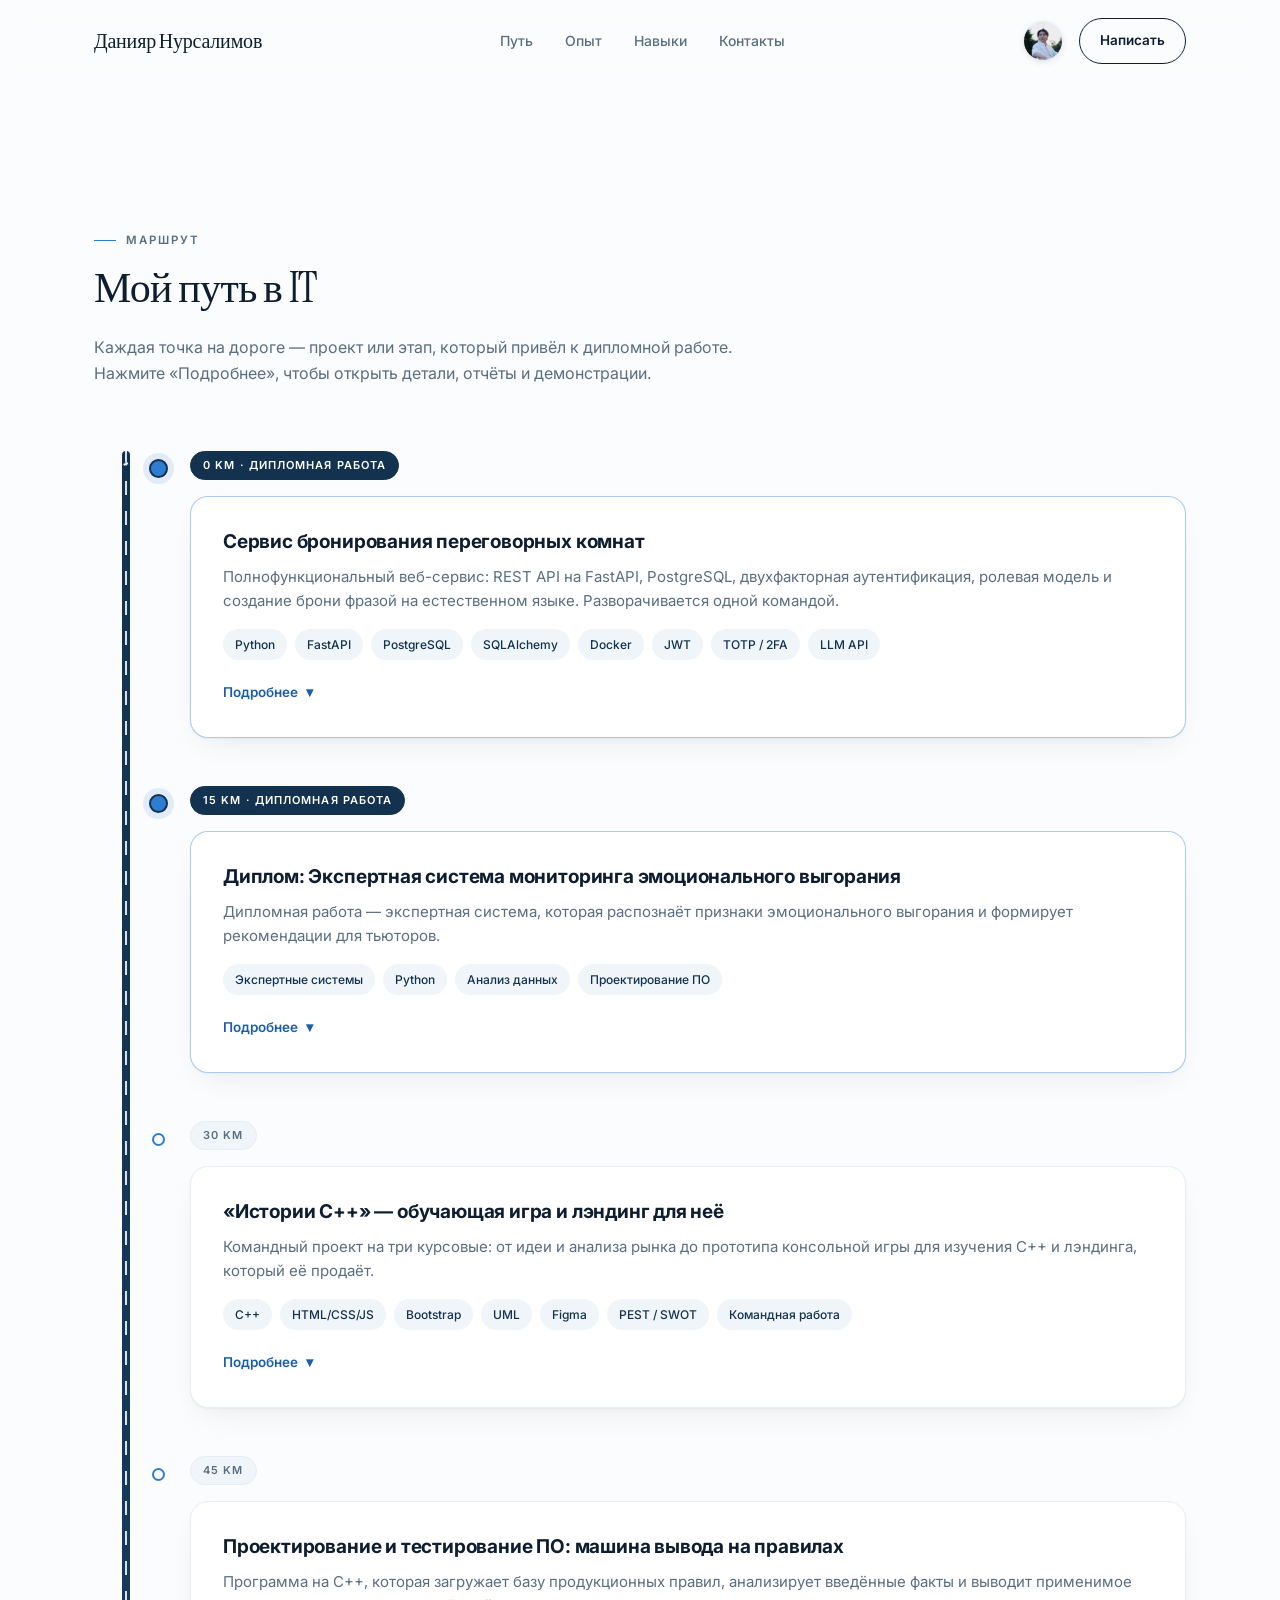
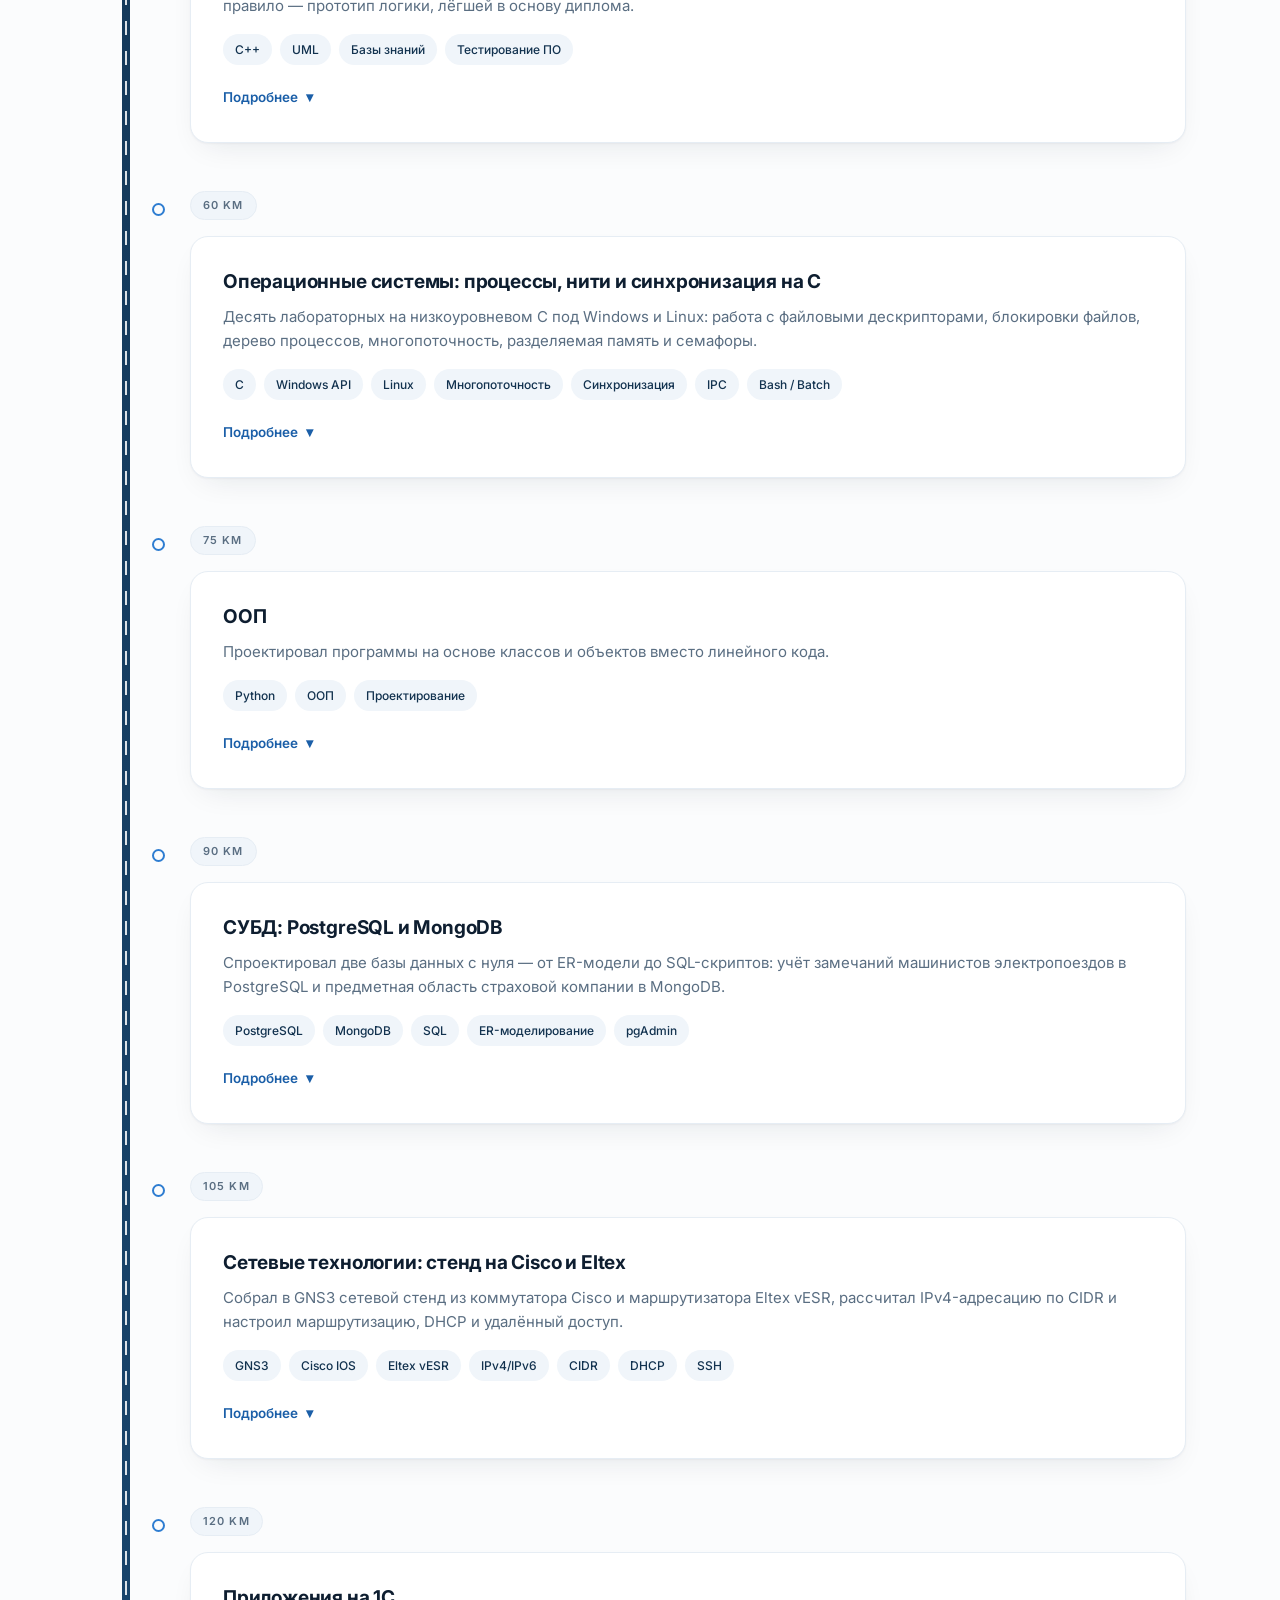
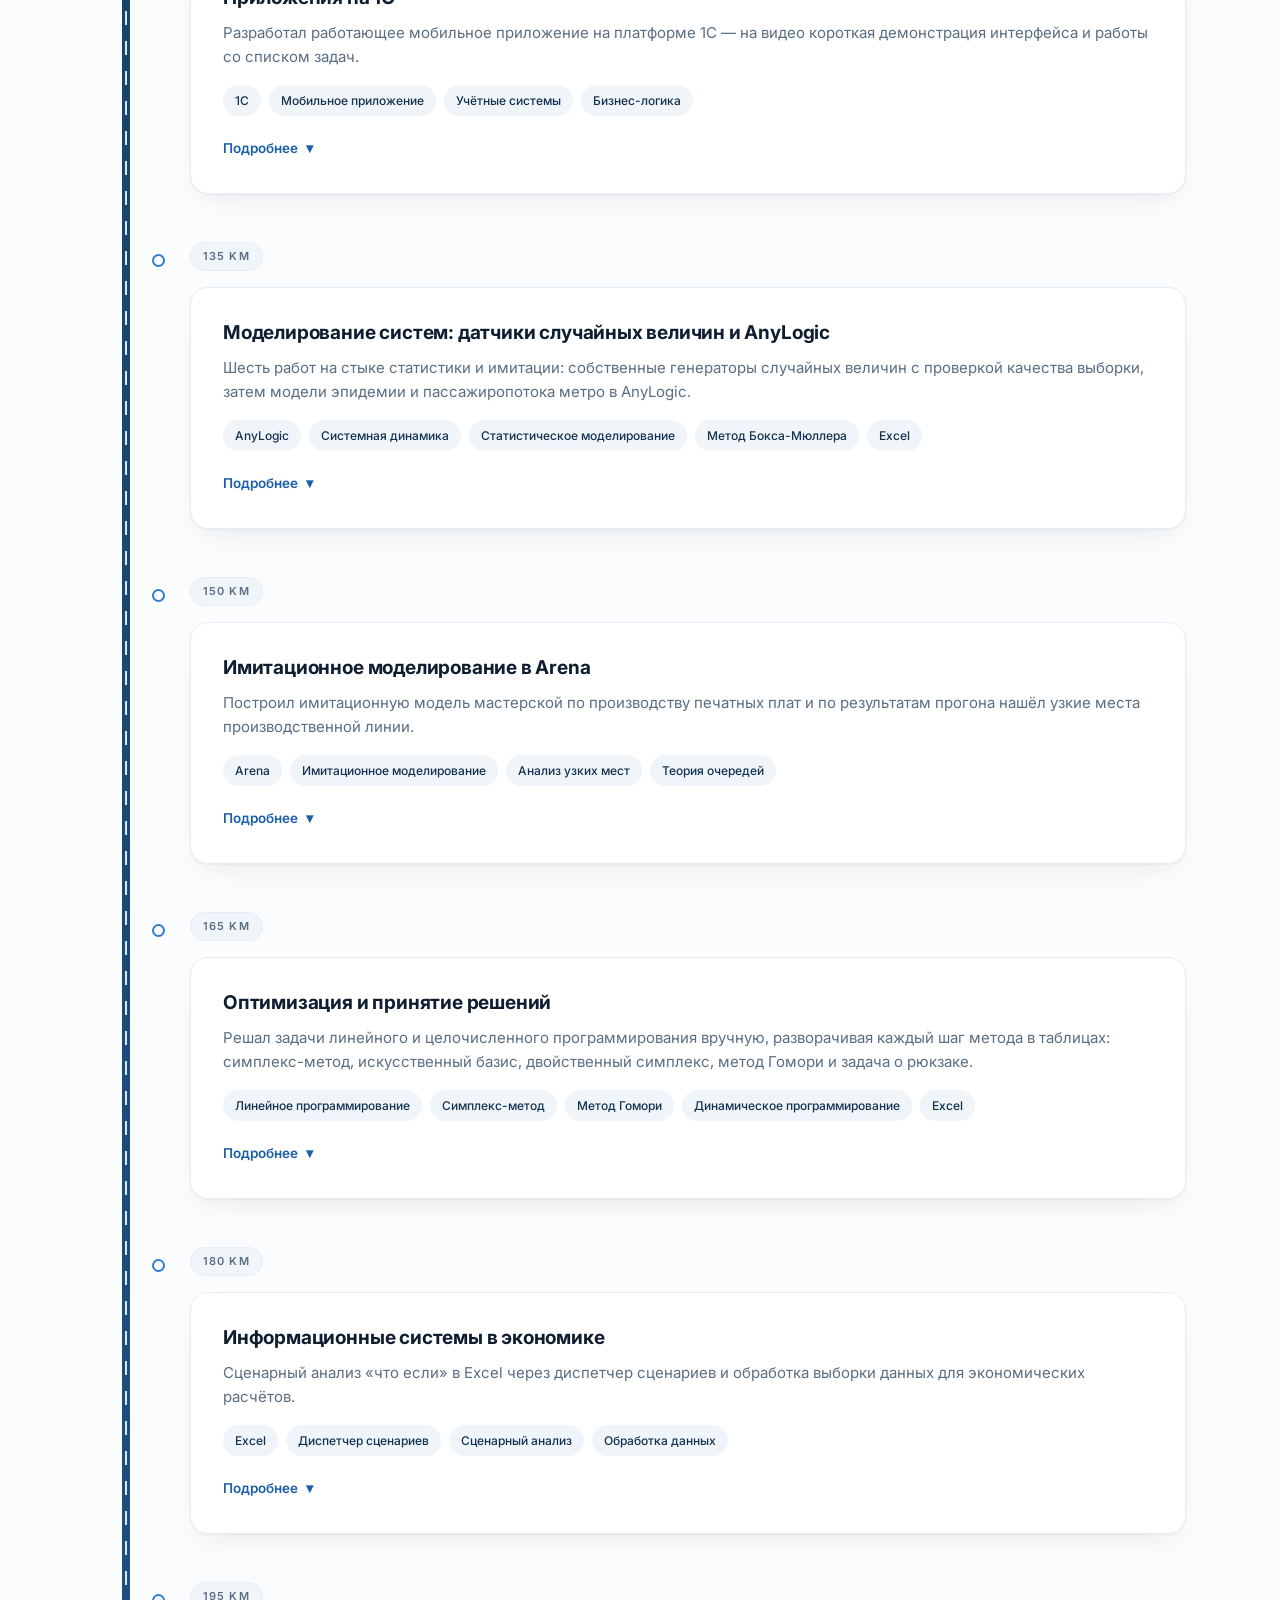
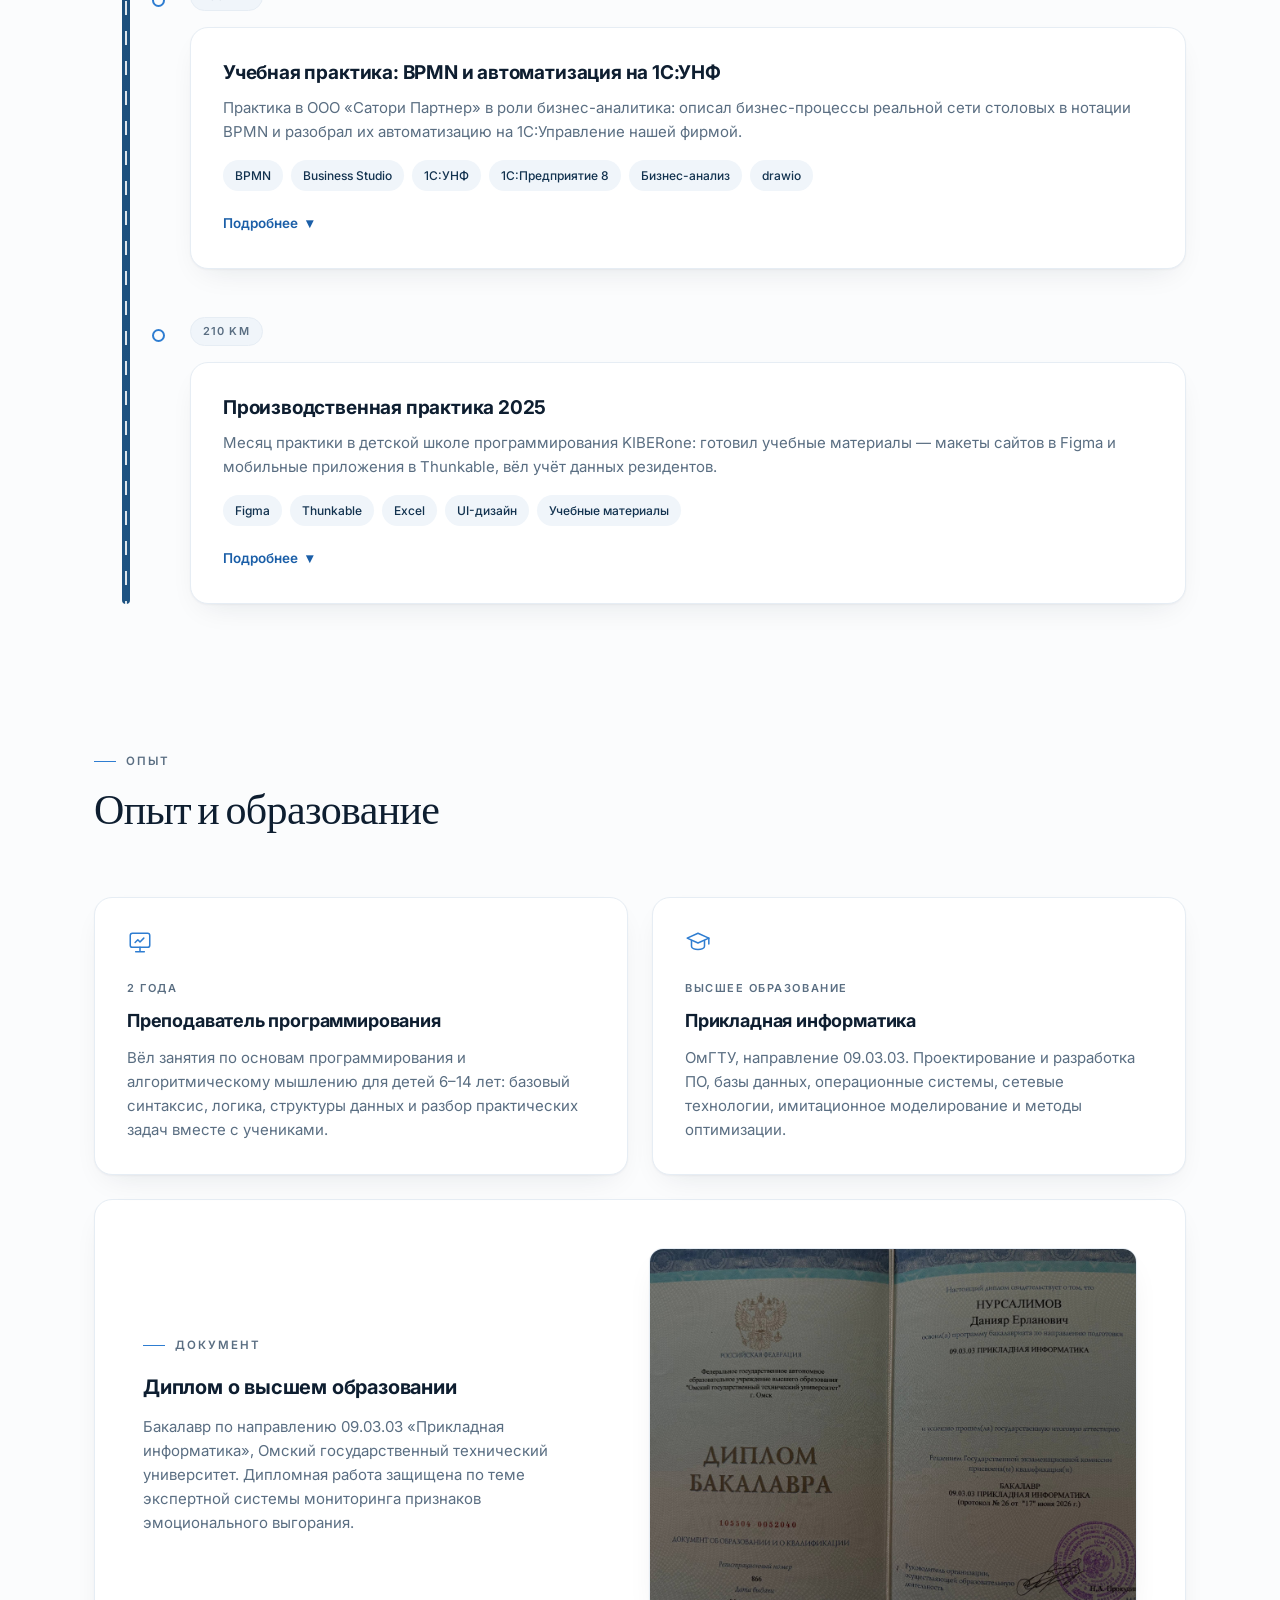
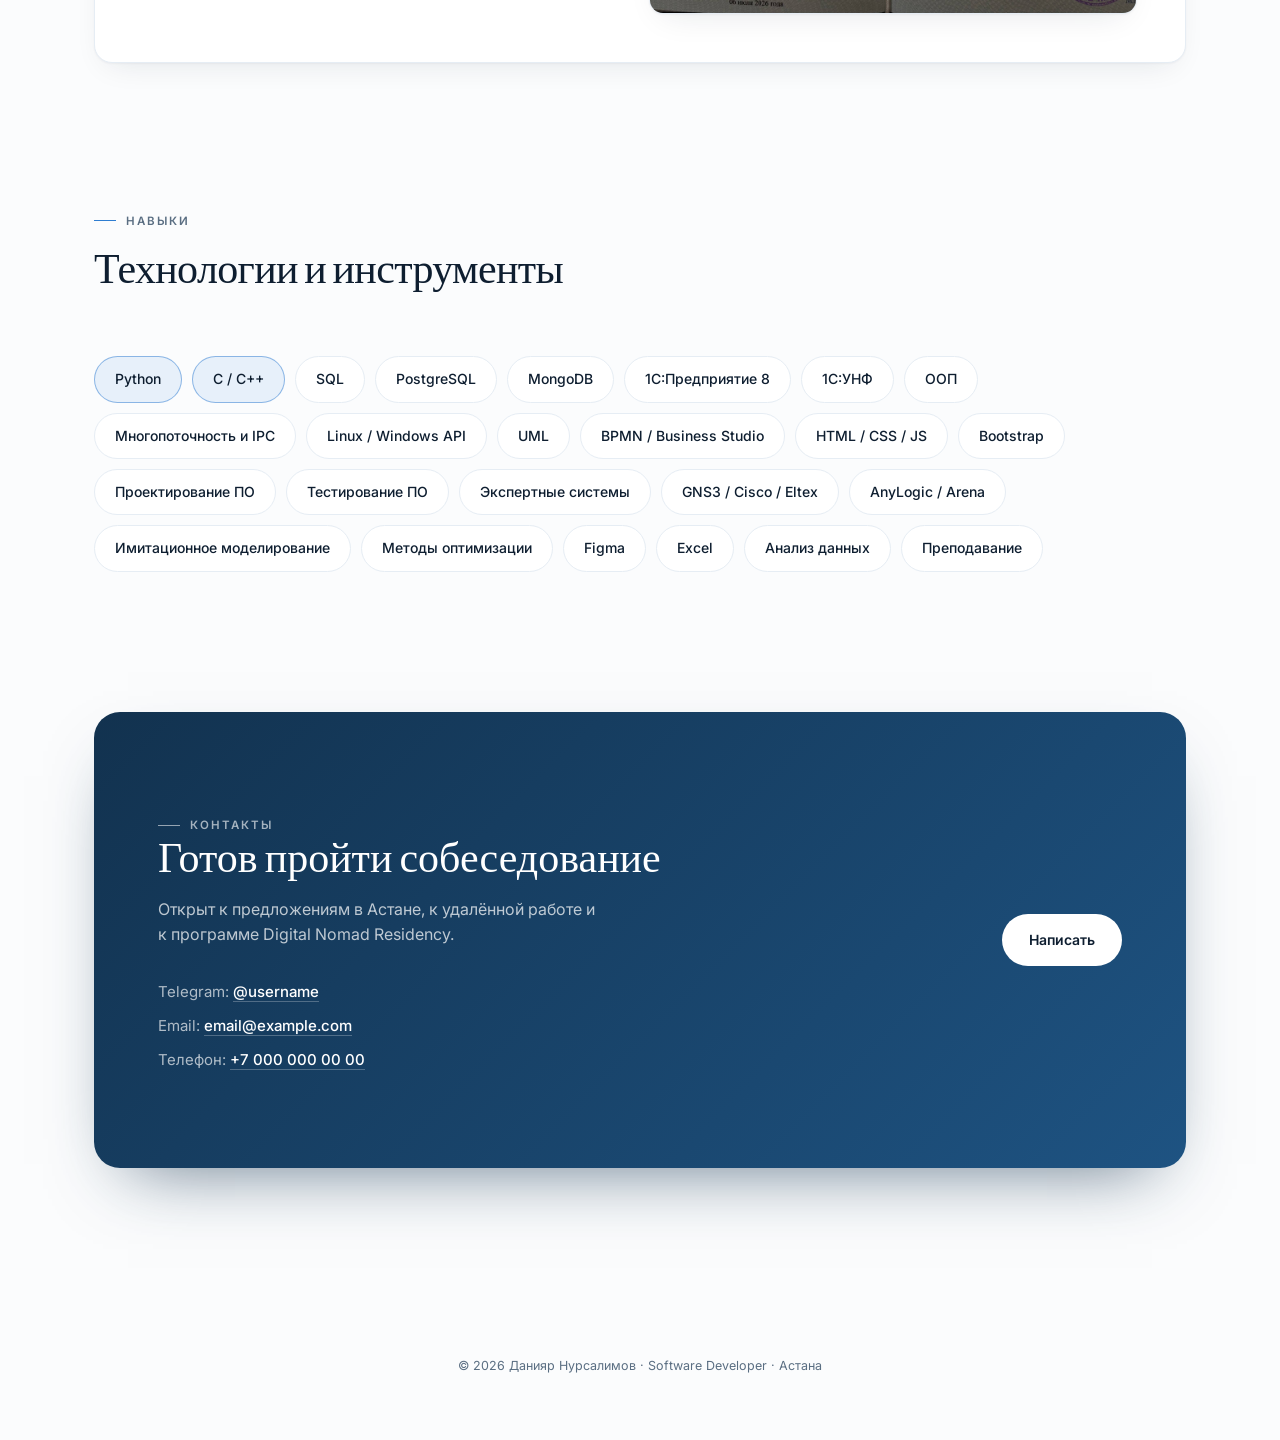
<file: index.html>
<!DOCTYPE html>
<html lang="ru">
<head>
<meta charset="UTF-8">
<meta name="viewport" content="width=device-width, initial-scale=1.0">
<title>Данияр Нурсалимов — разработчик программного обеспечения | Портфолио</title>
<meta name="description" content="Портфолио Software Developer: 15 проектов на Python, FastAPI, PostgreSQL, Docker. Коммерческий опыт разработки, диплом по экспертным системам, 2 года преподавания. Астана, удалённая работа.">
<meta name="author" content="Данияр Нурсалимов">
<meta name="robots" content="index, follow">
<meta name="theme-color" content="#12324F">
<link rel="canonical" href="https://daniyard4.github.io/">

<!-- Превью ссылки в соцсетях и мессенджерах -->
<meta property="og:type" content="website">
<meta property="og:site_name" content="Данияр Нурсалимов — портфолио">
<meta property="og:locale" content="ru_RU">
<meta property="og:url" content="https://daniyard4.github.io/">
<meta property="og:title" content="Данияр Нурсалимов — разработчик программного обеспечения">
<meta property="og:description" content="15 проектов: Python, FastAPI, PostgreSQL, Docker, LLM API. Коммерческий опыт разработки, диплом по экспертным системам, 2 года преподавания.">
<meta property="og:image" content="https://daniyard4.github.io/og-image.png">
<meta property="og:image:width" content="1200">
<meta property="og:image:height" content="630">
<meta property="og:image:alt" content="Портфолио Данияра Нурсалимова, разработчика программного обеспечения">

<meta name="twitter:card" content="summary_large_image">
<meta name="twitter:title" content="Данияр Нурсалимов — разработчик программного обеспечения">
<meta name="twitter:description" content="15 проектов: Python, FastAPI, PostgreSQL, Docker, LLM API.">
<meta name="twitter:image" content="https://daniyard4.github.io/og-image.png">

<link rel="icon" href="/favicon.svg" type="image/svg+xml">
<link rel="apple-touch-icon" href="/og-image.png">
<link rel="preconnect" href="https://fonts.googleapis.com">
<link rel="preconnect" href="https://fonts.gstatic.com" crossorigin>
<link href="https://fonts.googleapis.com/css2?family=Instrument+Serif:ital@0;1&family=Inter:wght@400;500;600;700&display=swap" rel="stylesheet">
<script>document.documentElement.classList.add('js');</script>
<style>

/* Токены оформления: цвета, отступы, тени, кривые анимаций */
:root{
  --porcelain:#FBFCFD;
  --surface:#FFFFFF;
  --surface-2:#F0F5FA;
  --ink:#0E1E30;
  --slate:#5A6E82;
  --navy:#12324F;
  --navy-2:#1E5382;
  --azure:#2E7DD1;
  --azure-deep:#1B5FA8;
  --azure-mist:#E7F0FA;
  --hairline:#E6EDF4;

  --s-1:8px;  --s-2:16px; --s-3:24px; --s-4:32px;
  --s-5:48px; --s-6:64px; --s-7:96px; --s-8:140px;

  --r-card:18px;
  --r-media:22px;
  --shadow-soft:0 1px 2px rgba(14,30,48,.04), 0 12px 32px -14px rgba(14,30,48,.12);
  --shadow-lift:0 2px 4px rgba(14,30,48,.05), 0 24px 56px -20px rgba(14,30,48,.20);

  --ease:cubic-bezier(.22,.72,.24,1);
  --maxw:1140px;
  --splash-time:2600ms;
}

/* Базовые сбросы */
*{box-sizing:border-box;}
html{scroll-behavior:smooth;-webkit-text-size-adjust:100%;}
body{
  margin:0;
  background:var(--porcelain);
  color:var(--ink);
  font-family:'Inter',system-ui,-apple-system,sans-serif;
  font-size:16px;
  line-height:1.6;
  -webkit-font-smoothing:antialiased;
  text-rendering:optimizeLegibility;
}
img,svg,video{max-width:100%;display:block;}
a{color:inherit;}

/* Пока показывается заставка, страница не прокручивается */
html.splash-active,
html.splash-active body{overflow:hidden;}

/* Типографика */
.display{
  font-family:'Instrument Serif',Georgia,serif;
  font-weight:400;letter-spacing:-.015em;line-height:1.08;
  color:var(--ink);margin:0;
}
h1,h2,h3{margin:0;}
h3{font-family:'Inter',sans-serif;font-weight:700;letter-spacing:-.01em;color:var(--ink);}
.eyebrow{
  display:inline-flex;align-items:center;gap:10px;
  font-size:11.5px;font-weight:600;letter-spacing:.18em;
  text-transform:uppercase;color:var(--slate);
}
.eyebrow::before{content:"";width:22px;height:1px;background:var(--azure);}
.lead{color:var(--slate);font-size:16px;line-height:1.7;}
.wrap{max-width:var(--maxw);margin:0 auto;padding:0 var(--s-3);}

/* Стили шапки */
header.nav{
  position:sticky;top:0;z-index:60;
  background:rgba(251,252,253,.72);
  backdrop-filter:saturate(140%) blur(14px);
  -webkit-backdrop-filter:saturate(140%) blur(14px);
  border-bottom:1px solid transparent;
  transition:border-color .4s var(--ease), background .4s var(--ease);
}
header.nav.is-scrolled{border-bottom-color:var(--hairline);background:rgba(251,252,253,.9);}
.nav-inner{
  display:flex;align-items:center;justify-content:space-between;gap:var(--s-3);
  max-width:var(--maxw);margin:0 auto;padding:18px var(--s-3);
}
.nav-name{
  font-family:'Instrument Serif',Georgia,serif;font-size:20px;
  letter-spacing:-.01em;white-space:nowrap;text-decoration:none;
}
.nav-links{display:flex;gap:var(--s-4);list-style:none;margin:0;padding:0;}
.nav-links a{
  position:relative;text-decoration:none;font-size:14px;font-weight:500;
  color:var(--slate);transition:color .25s var(--ease);
}
.nav-links a::after{
  content:"";position:absolute;left:0;bottom:-5px;width:100%;height:1px;
  background:var(--azure);transform:scaleX(0);transform-origin:left;
  transition:transform .35s var(--ease);
}
.nav-links a:hover,.nav-links a:focus-visible{color:var(--ink);}
.nav-links a:hover::after,.nav-links a:focus-visible::after{transform:scaleX(1);}
.nav-right{display:flex;align-items:center;gap:var(--s-2);}

/* Круглое фото в шапке */
.nav-avatar{
  width:40px;height:40px;border-radius:50%;overflow:hidden;flex-shrink:0;
  border:1px solid var(--hairline);background:var(--surface-2);
  box-shadow:0 2px 10px -4px rgba(14,30,48,.25);
  transition:transform .45s var(--ease);
}
.nav-avatar img{width:100%;height:100%;object-fit:cover;object-position:center 20%;}
.nav-avatar:hover{transform:scale(1.06);}

.nav-cta{
  font-size:13.5px;font-weight:600;text-decoration:none;
  padding:11px 20px;border-radius:999px;white-space:nowrap;
  color:var(--ink);border:1px solid var(--ink);background:transparent;
  transition:background .3s var(--ease), color .3s var(--ease);
}
.nav-cta:hover{background:var(--ink);color:#fff;}

.burger{display:none;background:none;border:none;cursor:pointer;padding:8px;}
.burger span{
  display:block;width:20px;height:1.5px;background:var(--ink);
  margin:5px 0;border-radius:2px;
  transition:transform .3s var(--ease),opacity .3s var(--ease);
}
.burger[aria-expanded="true"] span:nth-child(1){transform:translateY(6.5px) rotate(45deg);}
.burger[aria-expanded="true"] span:nth-child(2){opacity:0;}
.burger[aria-expanded="true"] span:nth-child(3){transform:translateY(-6.5px) rotate(-45deg);}

/* Заставка на весь экран, растворяется сама через пару секунд */
.splash{
  position:fixed;inset:0;z-index:200;
  background:var(--porcelain);
  display:flex;align-items:center;
  overflow-y:auto;
  transition:opacity 1s var(--ease), transform 1s var(--ease);
  will-change:opacity,transform;
}
.splash.is-leaving{opacity:0;transform:translateY(-34px) scale(.985);pointer-events:none;}
.splash.is-done{display:none;}

.splash-grid{
  display:grid;grid-template-columns:1.1fr .75fr;
  gap:var(--s-6);align-items:center;width:100%;
  padding:var(--s-6) 0 var(--s-7);
}
.splash h1{font-size:clamp(26px,3.6vw,42px);margin-top:var(--s-2);}
.splash h1 em{font-style:italic;color:var(--azure-deep);}
.splash .role{margin-top:var(--s-2);font-size:13.5px;font-weight:500;color:var(--slate);}
.splash .lead{margin-top:var(--s-3);max-width:50ch;font-size:15px;}
.splash-rule{height:1px;background:var(--hairline);margin:var(--s-4) 0 var(--s-3);}

/* Портрет на заставке */
.portrait{
  position:relative;border-radius:var(--r-media);overflow:hidden;
  aspect-ratio:4/5;max-height:56vh;margin-left:auto;
  background:var(--surface-2);box-shadow:var(--shadow-lift);
}
.portrait img{width:100%;height:100%;object-fit:cover;object-position:center 18%;}

/* Строка фактов со значками */
.facts{display:flex;flex-wrap:wrap;gap:var(--s-3) var(--s-4);margin-top:var(--s-3);}
.fact{display:flex;align-items:center;gap:10px;}
.fact .ico{color:var(--azure);flex-shrink:0;}
.fact b{display:block;font-size:13.5px;font-weight:600;line-height:1.3;}
.fact span{display:block;font-size:12px;color:var(--slate);}

/* Полоса загрузки внизу заставки */
.splash-progress{
  position:absolute;left:0;right:0;bottom:0;
  display:flex;align-items:center;gap:var(--s-2);
  padding:var(--s-3) var(--s-3) var(--s-4);
  max-width:var(--maxw);margin:0 auto;
}
.splash-bar{flex:1;height:1px;background:var(--hairline);position:relative;overflow:hidden;}
.splash-bar::after{
  content:"";position:absolute;inset:0;background:var(--azure);
  transform-origin:left;transform:scaleX(0);
  animation:load var(--splash-time) linear forwards;
}
@keyframes load{to{transform:scaleX(1);}}
.splash-skip{
  font-family:'Inter',sans-serif;
  font-size:11px;letter-spacing:.16em;text-transform:uppercase;
  color:var(--slate);white-space:nowrap;
  background:none;border:1px solid var(--hairline);
  padding:9px 16px;border-radius:999px;cursor:pointer;
  transition:color .3s var(--ease), border-color .3s var(--ease), background .3s var(--ease);
}
.splash-skip:hover,
.splash-skip:focus-visible{
  color:var(--ink);border-color:var(--ink);background:var(--surface);
}

/* Кнопки */
.btn{
  display:inline-flex;align-items:center;justify-content:center;gap:10px;
  padding:14px 26px;border-radius:999px;
  font-size:14px;font-weight:600;text-decoration:none;cursor:pointer;
  border:1px solid transparent;
  transition:transform .3s var(--ease), box-shadow .3s var(--ease),
             background .3s var(--ease), color .3s var(--ease), border-color .3s var(--ease);
}
.btn-primary{background:var(--ink);color:#fff;box-shadow:0 10px 26px -14px rgba(14,30,48,.6);}
.btn-primary:hover{transform:translateY(-2px);box-shadow:0 18px 38px -16px rgba(14,30,48,.55);}
.btn-ghost{border-color:var(--hairline);color:var(--ink);background:var(--surface);}
.btn-ghost:hover{border-color:var(--ink);transform:translateY(-2px);}
.btn-light{background:#fff;color:var(--ink);}
.btn-light:hover{transform:translateY(-2px);box-shadow:0 18px 38px -18px rgba(0,0,0,.45);}
.btn:active{transform:translateY(0) scale(.985);}
.btn-row{display:flex;gap:var(--s-2);flex-wrap:wrap;margin-top:var(--s-3);}

/* Секции и заголовки разделов */
.section{padding:var(--s-8) 0;}
.section + .section{padding-top:0;}
.section-head{max-width:640px;margin-bottom:var(--s-6);}
.section-head h2{
  font-family:'Instrument Serif',Georgia,serif;font-weight:400;
  font-size:clamp(28px,3.6vw,42px);line-height:1.1;letter-spacing:-.015em;
  margin-top:var(--s-2);
}
.section-head p{color:var(--slate);margin:var(--s-3) 0 0;font-size:16px;}

/* Появление блоков при прокрутке */
.js .reveal{opacity:0;transform:translateY(22px);}
.js .reveal.in{opacity:1;transform:none;transition:opacity .9s var(--ease), transform .9s var(--ease);}

/* Дорога с проектами */
.journey{position:relative;display:grid;grid-template-columns:64px 1fr;column-gap:var(--s-4);}
.road-track{
  position:relative;grid-column:1;width:8px;margin:0 auto;border-radius:999px;
  background:linear-gradient(180deg,var(--navy),var(--navy-2));
}
.road-track::before{
  content:"";position:absolute;left:50%;top:0;bottom:0;width:2px;
  transform:translateX(-50%);
  background:repeating-linear-gradient(180deg,rgba(255,255,255,.85) 0 14px,transparent 14px 30px);
}
.rider{
  position:absolute;left:50%;top:0;transform:translate(-50%,-4px);
  width:34px;height:34px;z-index:2;
  transition:top .12s linear;
  filter:drop-shadow(0 4px 8px rgba(14,30,48,.35));
}
.stations{grid-column:2;display:flex;flex-direction:column;gap:var(--s-5);}
.station{position:relative;}
.station-dot{
  position:absolute;left:calc(-32px - 6px);top:12px;
  width:13px;height:13px;border-radius:50%;
  background:var(--porcelain);border:2px solid var(--azure);z-index:1;
}
.station.is-featured .station-dot{
  width:19px;height:19px;left:calc(-32px - 9px);top:8px;
  background:var(--azure);border-color:var(--navy);
  box-shadow:0 0 0 6px rgba(46,125,209,.12);
}
.km{
  display:inline-block;font-size:11px;font-weight:600;letter-spacing:.1em;
  text-transform:uppercase;color:var(--slate);
  background:var(--surface-2);border:1px solid var(--hairline);
  padding:5px 12px;border-radius:999px;margin-bottom:var(--s-2);
}
.station.is-featured .km{background:var(--navy);border-color:var(--navy);color:#fff;}

/* Карточка проекта */
.card{
  background:var(--surface);border:1px solid var(--hairline);
  border-radius:var(--r-card);padding:var(--s-4);
  box-shadow:var(--shadow-soft);
  transition:transform .45s var(--ease), box-shadow .45s var(--ease), border-color .45s var(--ease);
}
.card:hover{transform:translateY(-3px);box-shadow:var(--shadow-lift);}
.station.is-featured .card{border-color:rgba(46,125,209,.4);}
.card h3{font-size:19px;line-height:1.35;}
.card .desc{margin:10px 0 0;color:var(--slate);font-size:15px;}
.tags{display:flex;flex-wrap:wrap;gap:8px;margin-top:var(--s-2);}
.tag{
  font-size:12px;font-weight:500;color:var(--navy);
  background:var(--surface-2);padding:6px 12px;border-radius:999px;
}
.card-more{
  margin-top:var(--s-3);background:none;border:none;padding:0;
  font-family:'Inter',sans-serif;font-size:13.5px;font-weight:600;
  color:var(--azure-deep);cursor:pointer;
  display:inline-flex;align-items:center;gap:8px;
}
.card-more .chev{transition:transform .35s var(--ease);}
.card-more[aria-expanded="true"] .chev{transform:rotate(180deg);}
.card-details{max-height:0;overflow:hidden;transition:max-height .45s var(--ease);}
.card-details-inner{
  margin-top:var(--s-3);padding-top:var(--s-3);
  border-top:1px solid var(--hairline);
  color:var(--slate);font-size:14.5px;
}

/* Вложения карточек: картинки, PDF, видео, файлы */
.attachments-grid{
  display:grid;grid-template-columns:repeat(auto-fit,minmax(190px,1fr));
  gap:var(--s-2);margin-top:var(--s-3);
}
.attachment-item{
  background:var(--porcelain);border:1px solid var(--hairline);
  border-radius:12px;overflow:hidden;padding:8px;display:block;
  text-decoration:none;color:inherit;
  transition:transform .35s var(--ease), border-color .35s var(--ease);
}
.attachment-item:hover{transform:translateY(-2px);border-color:rgba(46,125,209,.45);}
.attachment-preview{
  width:100%;aspect-ratio:16/9;background:#fff;border-radius:8px;overflow:hidden;
  display:flex;align-items:center;justify-content:center;
}
.attachment-preview img{width:100%;height:100%;object-fit:cover;}
.attachment-label{
  display:block;margin-top:8px;font-size:12px;font-weight:500;
  color:var(--slate);text-align:center;
}
.pdf-preview,.file-preview{background:var(--azure-mist);flex-direction:column;gap:6px;}
.pdf-icon{font-size:26px;line-height:1;}
.pdf-name{font-size:12.5px;font-weight:600;color:var(--navy);text-align:center;padding:0 8px;}
.pdf-open-btn{
  display:block;width:100%;margin-top:8px;padding:10px;
  background:var(--ink);border:none;border-radius:8px;
  font-family:'Inter',sans-serif;font-size:12.5px;font-weight:600;color:#fff;
  cursor:pointer;transition:background .3s var(--ease);
}
.pdf-open-btn:hover{background:var(--azure-deep);}
.video-item{grid-column:1 / -1;max-width:300px;}
.attachment-video{width:100%;max-height:440px;border-radius:8px;background:#000;}

/* Опыт и образование */
.exp-grid{display:grid;grid-template-columns:repeat(2,1fr);gap:var(--s-3);}
.exp-card{
  background:var(--surface);border:1px solid var(--hairline);
  border-radius:var(--r-card);padding:var(--s-4);
  box-shadow:var(--shadow-soft);
  transition:transform .45s var(--ease), box-shadow .45s var(--ease);
}
.exp-card:hover{transform:translateY(-3px);box-shadow:var(--shadow-lift);}
.exp-card .ico{color:var(--azure);margin-bottom:var(--s-3);}
.exp-meta{
  font-size:11px;font-weight:600;letter-spacing:.14em;
  text-transform:uppercase;color:var(--slate);
}
.exp-card h3{font-size:18px;margin-top:10px;}
.exp-card p{color:var(--slate);margin:10px 0 0;font-size:15px;}

/* Блок с дипломом */
.diploma{
  display:grid;grid-template-columns:.95fr 1.05fr;gap:var(--s-6);
  align-items:center;margin-top:var(--s-3);
  background:var(--surface);border:1px solid var(--hairline);
  border-radius:var(--r-card);padding:var(--s-5);box-shadow:var(--shadow-soft);
}
.diploma-copy h3{font-size:20px;margin-top:var(--s-2);}
.diploma-copy p{color:var(--slate);font-size:15px;margin:12px 0 0;}
.diploma-frame{
  border-radius:14px;overflow:hidden;border:1px solid var(--hairline);
  background:var(--surface-2);box-shadow:var(--shadow-soft);
  aspect-ratio:4/3;display:flex;align-items:center;justify-content:center;
}
.diploma-frame img{width:100%;height:100%;object-fit:cover;}
.diploma-frame.is-empty{
  flex-direction:column;gap:10px;text-align:center;padding:var(--s-4);
  border-style:dashed;color:var(--slate);
}
.diploma-frame.is-empty .ico{color:var(--azure);}
.diploma-frame.is-empty small{font-size:12px;line-height:1.5;max-width:26ch;}

/* Навыки */
.skills-cloud{display:flex;flex-wrap:wrap;gap:10px;}
.skill-pill{
  background:var(--surface);border:1px solid var(--hairline);
  padding:11px 20px;border-radius:999px;font-size:14px;font-weight:500;
  transition:border-color .35s var(--ease), transform .35s var(--ease);
}
.skill-pill:hover{border-color:var(--azure);transform:translateY(-2px);}
.skill-pill.accent{border-color:rgba(46,125,209,.5);background:var(--azure-mist);}

/* Контакты и подвал */
.contact-box{
  position:relative;overflow:hidden;
  background:linear-gradient(135deg,var(--navy) 0%,var(--navy-2) 100%);
  color:#fff;border-radius:26px;padding:var(--s-7) var(--s-6);
  display:flex;justify-content:space-between;align-items:center;
  gap:var(--s-6);flex-wrap:wrap;
  box-shadow:0 30px 70px -34px rgba(18,50,79,.7);
}
.contact-box h2{
  font-family:'Instrument Serif',Georgia,serif;font-weight:400;
  font-size:clamp(28px,3.6vw,42px);line-height:1.1;color:#fff;
}
.contact-box .eyebrow{color:rgba(255,255,255,.62);}
.contact-box .eyebrow::before{background:rgba(255,255,255,.55);}
.contact-box p{color:rgba(255,255,255,.72);margin:var(--s-2) 0 0;max-width:44ch;}
.contact-list{
  list-style:none;padding:0;margin:var(--s-4) 0 0;
  display:flex;flex-direction:column;gap:10px;
  font-size:15px;color:rgba(255,255,255,.66);
}
.contact-list a{
  color:#fff;text-decoration:none;font-weight:500;
  border-bottom:1px solid rgba(255,255,255,.25);
  transition:border-color .3s var(--ease);
}
.contact-list a:hover{border-color:#fff;}

footer{
  padding:var(--s-5) 0 var(--s-6);text-align:center;
  color:var(--slate);font-size:12.5px;
}

/* Окно просмотра PDF */
.pdf-modal{
  display:none;position:fixed;inset:0;z-index:1000;padding:var(--s-3);
  background:rgba(14,30,48,.82);
  backdrop-filter:blur(6px);-webkit-backdrop-filter:blur(6px);
  animation:fade .35s var(--ease);
}
.pdf-modal.active{display:flex;align-items:center;justify-content:center;}
@keyframes fade{from{opacity:0}to{opacity:1}}
.pdf-modal-content{
  width:100%;max-width:1120px;height:90vh;background:#fff;
  border-radius:18px;padding:var(--s-2);position:relative;
  box-shadow:0 40px 90px -30px rgba(0,0,0,.6);
  animation:rise .45s var(--ease);
}
@keyframes rise{from{opacity:0;transform:translateY(18px)}to{opacity:1;transform:none}}
.pdf-modal-header{
  display:flex;justify-content:space-between;align-items:center;
  padding:8px 8px 12px;border-bottom:1px solid var(--hairline);margin-bottom:12px;
}
.pdf-modal-title{font-size:15px;font-weight:600;color:var(--ink);}
.pdf-modal-close{
  background:none;border:none;font-size:24px;line-height:1;cursor:pointer;
  color:var(--slate);padding:4px 10px;border-radius:8px;
  transition:color .25s var(--ease), background .25s var(--ease);
}
.pdf-modal-close:hover{color:var(--ink);background:var(--surface-2);}
.pdf-modal-content iframe{
  width:100%;height:calc(100% - 56px);border:none;
  border-radius:12px;background:var(--surface-2);
}

/* Планшеты */
@media (max-width:1000px){
  :root{--s-7:72px;--s-8:100px;}
  .splash-grid{grid-template-columns:1fr;gap:var(--s-4);}
  .portrait{max-width:210px;max-height:30vh;margin:0;aspect-ratio:1/1;order:-1;}
  .diploma{grid-template-columns:1fr;gap:var(--s-4);padding:var(--s-4);}
}

/* Мобильное меню */
@media (max-width:820px){
  .nav-links{
    position:absolute;top:100%;left:0;right:0;
    background:rgba(251,252,253,.98);
    backdrop-filter:blur(14px);-webkit-backdrop-filter:blur(14px);
    flex-direction:column;gap:0;
    border-bottom:1px solid var(--hairline);
    max-height:0;overflow:hidden;
    transition:max-height .45s var(--ease);
  }
  .nav-links.open{max-height:340px;}
  .nav-links li{border-top:1px solid var(--hairline);}
  .nav-links a{display:block;padding:16px var(--s-3);font-size:15px;}
  .nav-links a::after{display:none;}
  .burger{display:block;order:3;}
  .nav-cta{display:none;}
  .exp-grid{grid-template-columns:1fr;}
}

/* Телефоны */
@media (max-width:640px){
  :root{--s-7:56px;--s-8:80px;}
  body{font-size:15.5px;}
  .splash-grid{padding:var(--s-5) 0 var(--s-7);gap:var(--s-3);}
  .splash h1{font-size:clamp(22px,6.4vw,30px);}
  .splash .lead{font-size:14px;}
  .splash .facts{gap:12px var(--s-3);}
  .fact b{font-size:12.5px;}
  .fact span{font-size:11px;}
  .portrait{max-width:130px;max-height:none;}
  .journey{grid-template-columns:30px 1fr;column-gap:var(--s-2);}
  .station-dot{left:calc(-16px - 6px);top:10px;}
  .station.is-featured .station-dot{left:calc(-16px - 9px);top:6px;}
  .card{padding:var(--s-3);}
  .contact-box{padding:var(--s-5) var(--s-3);border-radius:20px;}
  .attachments-grid{grid-template-columns:1fr;}
  .video-item{max-width:100%;}
}

@media (max-width:400px){
  .nav-avatar{display:none;}
}

/* Если в системе включено «меньше движения» */
@media (prefers-reduced-motion:reduce){
  html{scroll-behavior:auto;}
  *,*::before,*::after{animation-duration:.001ms!important;transition-duration:.001ms!important;}
  .js .reveal{opacity:1;transform:none;}
}
</style>
</head>
<body>

<!-- Набор линейных значков, подключается через use href -->
<svg width="0" height="0" style="position:absolute" aria-hidden="true">
  <defs>
    <g id="i-cap" fill="none" stroke="currentColor" stroke-width="1.4" stroke-linecap="round" stroke-linejoin="round">
      <path d="M2 7.5 12 3l10 4.5-10 4.5L2 7.5Z"/><path d="M6 9.6V15c0 1.7 2.7 3 6 3s6-1.3 6-3V9.6"/><path d="M22 7.5v5.5"/>
    </g>
    <g id="i-teach" fill="none" stroke="currentColor" stroke-width="1.4" stroke-linecap="round" stroke-linejoin="round">
      <rect x="3" y="3" width="18" height="13" rx="2"/><path d="M8 20h8M12 16v4"/><path d="M7.5 11.5 10 9l2 2 3.5-3.5"/>
    </g>
    <g id="i-code" fill="none" stroke="currentColor" stroke-width="1.4" stroke-linecap="round" stroke-linejoin="round">
      <path d="m8.5 8.5-4 3.5 4 3.5M15.5 8.5l4 3.5-4 3.5M13.5 5.5l-3 13"/>
    </g>
    <g id="i-doc" fill="none" stroke="currentColor" stroke-width="1.4" stroke-linecap="round" stroke-linejoin="round">
      <path d="M14 2.5H7a2 2 0 0 0-2 2v15a2 2 0 0 0 2 2h10a2 2 0 0 0 2-2V7.5L14 2.5Z"/><path d="M14 2.5v5h5"/><path d="M9 13h6M9 17h4"/>
    </g>
  </defs>
</svg>

<!-- Заставка: показывается на весь экран и растворяется сама -->
<div class="splash" id="splash" role="status" aria-label="Заставка портфолио">
  <div class="wrap">
    <div class="splash-grid">

      <div>
        <span class="eyebrow">Обо мне</span>

        <h1 class="display">
          Software Developer,<br>
          экспертные системы<br>
          и <em>преподавание</em>.
        </h1>

        <p class="role">Данияр Нурсалимов · Астана</p>

        <p class="lead">
          Разрабатываю веб-сервисы на Python и FastAPI с PostgreSQL и развёртыванием
          в Docker. Есть коммерческий опыт разработки. Закончил «Прикладную информатику»
          в ОмГТУ, два года преподавал программирование детям 6–14 лет.
        </p>

        <div class="splash-rule"></div>

        <div class="facts">
          <div class="fact">
            <svg class="ico" width="20" height="20" viewBox="0 0 24 24"><use href="#i-cap"/></svg>
            <span><b>ОмГТУ</b><span>Прикладная информатика</span></span>
          </div>
          <div class="fact">
            <svg class="ico" width="20" height="20" viewBox="0 0 24 24"><use href="#i-teach"/></svg>
            <span><b>2 года</b><span>Преподавания</span></span>
          </div>
          <div class="fact">
            <svg class="ico" width="20" height="20" viewBox="0 0 24 24"><use href="#i-code"/></svg>
            <span><b>15 проектов</b><span>С отчётами</span></span>
          </div>
        </div>
      </div>

      <div class="portrait">
        <img src="images/myphoto.jpg" alt="Данияр Нурсалимов" fetchpriority="high">
      </div>

    </div>
  </div>

  <div class="splash-progress">
    <span class="splash-bar"></span>
    <button class="splash-skip" id="splashSkip" type="button">Пропустить</button>
  </div>
</div>

<!-- Шапка сайта -->
<header class="nav" id="nav">
  <div class="nav-inner">
    <a class="nav-name" href="#top">Данияр Нурсалимов</a>
    <ul class="nav-links" id="navLinks">
      <li><a href="#journey">Путь</a></li>
      <li><a href="#experience">Опыт</a></li>
      <li><a href="#skills">Навыки</a></li>
      <li><a href="#contacts">Контакты</a></li>
    </ul>
    <div class="nav-right">
      <a class="nav-avatar" href="#top" aria-label="Наверх">
        <img src="images/myphoto.jpg" alt="Данияр Нурсалимов">
      </a>
      <a class="nav-cta" href="#contacts">Написать</a>
      <button class="burger" id="burger" aria-label="Меню" aria-expanded="false" aria-controls="navLinks">
        <span></span><span></span><span></span>
      </button>
    </div>
  </div>
</header>

<main class="wrap" id="top">

  <!-- Раздел с проектами -->
  <section class="section" id="journey">
    <div class="section-head reveal">
      <span class="eyebrow">Маршрут</span>
      <h2>Мой путь в IT</h2>
      <p>Каждая точка на дороге — проект или этап, который привёл к дипломной работе.
         Нажмите «Подробнее», чтобы открыть детали, отчёты и демонстрации.</p>
    </div>

    <div class="journey" id="journeyTrack">
      <div class="road-track" id="roadTrack">
        <svg class="rider" id="rider" viewBox="0 0 48 48" xmlns="http://www.w3.org/2000/svg">
          <ellipse cx="24" cy="40" rx="14" ry="3" fill="#0E1E30" opacity="0.14"/>
          <path d="M4 30 Q8 20 18 20 Q22 12 30 14 Q36 15 36 22 L40 24 L37 26 L34 24 Q32 30 26 30 L26 36 L22 36 L22 30 L16 30 L16 36 L12 36 L12 27 Q7 27 4 30 Z" fill="#FBFCFD"/>
          <circle cx="19" cy="14" r="4.2" fill="#2E7DD1"/>
          <path d="M15 16 Q19 24 19 20" stroke="#2E7DD1" stroke-width="3" fill="none"/>
        </svg>
      </div>

      <div class="stations" id="stations">
        <!-- Карточки собираются из массива PROJECTS -->
      </div>
    </div>
  </section>

  <!-- Опыт и образование -->
  <section class="section" id="experience">
    <div class="section-head reveal">
      <span class="eyebrow">Опыт</span>
      <h2>Опыт и образование</h2>
    </div>

    <div class="exp-grid reveal">
      <div class="exp-card">
        <svg class="ico" width="26" height="26" viewBox="0 0 24 24"><use href="#i-teach"/></svg>
        <div class="exp-meta">2 года</div>
        <h3>Преподаватель программирования</h3>
        <p>Вёл занятия по основам программирования и алгоритмическому мышлению для детей
           6–14 лет: базовый синтаксис, логика, структуры данных и разбор практических
           задач вместе с учениками.</p>
      </div>
      <div class="exp-card">
        <svg class="ico" width="26" height="26" viewBox="0 0 24 24"><use href="#i-cap"/></svg>
        <div class="exp-meta">Высшее образование</div>
        <h3>Прикладная информатика</h3>
        <p>ОмГТУ, направление 09.03.03. Проектирование и разработка ПО, базы данных,
           операционные системы, сетевые технологии, имитационное моделирование
           и методы оптимизации.</p>
      </div>
    </div>

    <!-- Диплом. Скан кладётся в files/diploma/diploma-degree.jpg -->
    <div class="diploma reveal">
      <div class="diploma-copy">
        <span class="eyebrow">Документ</span>
        <h3>Диплом о высшем образовании</h3>
        <p>Бакалавр по направлению 09.03.03 «Прикладная информатика», Омский
           государственный технический университет. Дипломная работа защищена по теме
           экспертной системы мониторинга признаков эмоционального выгорания.</p>
      </div>
      <div class="diploma-frame" id="diplomaFrame">
        <img src="files/diploma/diploma-degree.jpg" alt="Диплом о высшем образовании"
             loading="lazy" onerror="window.__diplomaMissing&&window.__diplomaMissing()">
      </div>
    </div>
  </section>

  <!-- Навыки -->
  <section class="section" id="skills">
    <div class="section-head reveal">
      <span class="eyebrow">Навыки</span>
      <h2>Технологии и инструменты</h2>
    </div>
    <div class="skills-cloud reveal">
      <span class="skill-pill accent">Python</span>
      <span class="skill-pill accent">C / C++</span>
      <span class="skill-pill">SQL</span>
      <span class="skill-pill">PostgreSQL</span>
      <span class="skill-pill">MongoDB</span>
      <span class="skill-pill">1С:Предприятие 8</span>
      <span class="skill-pill">1С:УНФ</span>
      <span class="skill-pill">ООП</span>
      <span class="skill-pill">Многопоточность и IPC</span>
      <span class="skill-pill">Linux / Windows API</span>
      <span class="skill-pill">UML</span>
      <span class="skill-pill">BPMN / Business Studio</span>
      <span class="skill-pill">HTML / CSS / JS</span>
      <span class="skill-pill">Bootstrap</span>
      <span class="skill-pill">Проектирование ПО</span>
      <span class="skill-pill">Тестирование ПО</span>
      <span class="skill-pill">Экспертные системы</span>
      <span class="skill-pill">GNS3 / Cisco / Eltex</span>
      <span class="skill-pill">AnyLogic / Arena</span>
      <span class="skill-pill">Имитационное моделирование</span>
      <span class="skill-pill">Методы оптимизации</span>
      <span class="skill-pill">Figma</span>
      <span class="skill-pill">Excel</span>
      <span class="skill-pill">Анализ данных</span>
      <span class="skill-pill">Преподавание</span>
    </div>
  </section>

  <!-- Контакты -->
  <section class="section" id="contacts">
    <div class="contact-box reveal">
      <div>
        <span class="eyebrow">Контакты</span>
        <h2>Готов пройти собеседование</h2>
        <p>Открыт к предложениям в Астане, к удалённой работе и к программе
           Digital Nomad Residency.</p>
        <ul class="contact-list">
          <li>Telegram: <a href="https://t.me/username" target="_blank" rel="noopener">@username</a></li>
          <li>Email: <a href="mailto:email@example.com">email@example.com</a></li>
          <li>Телефон: <a href="tel:+70000000000">+7 000 000 00 00</a></li>
        </ul>
      </div>
      <a class="btn btn-light" href="mailto:email@example.com">Написать</a>
    </div>
  </section>

</main>

<footer>© <span id="year"></span> Данияр Нурсалимов · Software Developer · Астана</footer>

<script>
/* Данные проектов.
   Вложения задаются в поле attachments, поддерживаются четыре типа:
   { type: "pdf",   src: "files/папка/файл.pdf",  label: "Подпись" }
   { type: "image", src: "files/папка/файл.jpg",  label: "Подпись" }
   { type: "video", src: "files/папка/файл.mp4",  label: "Подпись" }
   { type: "file",  src: "files/папка/файл.xlsx", label: "Подпись" }
   Порядок карточек на дороге совпадает с порядком объектов в массиве.
   featured: true выделяет карточку акцентом. */
const PROJECTS = [
  {
    km: "0 KM",
    title: "Сервис бронирования переговорных комнат",
    desc: "Полнофункциональный веб-сервис: REST API на FastAPI, PostgreSQL, двухфакторная аутентификация, ролевая модель и создание брони фразой на естественном языке. Разворачивается одной командой.",
    tags: ["Python", "FastAPI", "PostgreSQL", "SQLAlchemy", "Docker", "JWT", "TOTP / 2FA", "LLM API"],
    details: "Внутренний сервис для офиса: показывает занятость переговорных комнат и позволяет бронировать слоты. Ядро логики — проверка пересечения интервалов: две брони одной комнаты не могут накладываться по времени, конфликт возвращается отдельным кодом ответа. Реализовал двухфакторную аутентификацию по стандарту TOTP (RFC 6238): подключение приложения-аутентификатора через QR-код, одноразовые резервные коды на случай потери доступа, ограничение частоты попыток ввода кода. JWT-токены разделены по назначению — временный токен второго шага входа нельзя подставить вместо основного. Ролевая модель: администратор управляет комнатами, сотрудник только бронирует; проверка прав вынесена в переиспользуемую зависимость FastAPI, а не разбросана условиями по коду. Отдельно интегрирован внешний LLM API — бронь создаётся обычной фразой вида «забронируй большую переговорку завтра с 14:00 на полтора часа», с корректной обработкой отказа стороннего сервиса. Валидация входных данных декларативная, через схемы Pydantic. Всё окружение, включая базу, поднимается одной командой в Docker Compose на чистой машине.",
    attachments: [],
    featured: true
  },
  {
    km: "15 KM",
    title: "Диплом: Экспертная система мониторинга эмоционального выгорания",
    desc: "Дипломная работа — экспертная система, которая распознаёт признаки эмоционального выгорания и формирует рекомендации для тьюторов.",
    tags: ["Экспертные системы", "Python", "Анализ данных", "Проектирование ПО"],
    details: "Разработал экспертную систему для мониторинга признаков эмоционального выгорания у учащихся и автоматического формирования рекомендаций для тьюторов. Работа включала сбор и структурирование критериев оценки, проектирование логики принятия решений и реализацию системы.",
    attachments: [
      { type: "image", src: "files/diploma/diploma.png", label: "Интерфейс" },
      { type: "pdf", src: "files/diploma/ОмГТУ.ММиИТЭ.ПИ-221.НурсалимовДаниярЕрланович.ВКР.pdf", label: "Дипломная работа.pdf" }
    ],
    featured: true
  },
  {
    km: "30 KM",
    title: "«Истории C++» — обучающая игра и лэндинг для неё",
    desc: "Командный проект на три курсовые: от идеи и анализа рынка до прототипа консольной игры для изучения C++ и лэндинга, который её продаёт.",
    tags: ["C++", "HTML/CSS/JS", "Bootstrap", "UML", "Figma", "PEST / SWOT", "Командная работа"],
    details: "Проект вели командой из 5 студентов группы ПИ-221 на протяжении трёх курсовых работ по проектной деятельности. Провели опрос среди 150 студентов: 94% ответили, что хотели бы изучать C++ в игровом формате. Разобрали конкурентов (Code Combat, Java Rush, Code Hunt), сделали PEST- и SWOT-анализ, описали профили пользователей и их сценарии до появления продукта. Затем спроектировали функциональную схему, интерфейс и сами уроки, собрали прототип двух уровней игры. На третьем курсе разработали лэндинг: обосновали выбор стека (HTML, CSS, JS + Bootstrap против React), спроектировали систему через UML-диаграммы прецедентов и компонентов, прописали спецификации сценариев (покупка игры, регистрация, переход в Steam) и свёрстали адаптивную страницу с блоками преимуществ, описания, отзывов и покупки.",
    attachments: [
      { type: "image", src: "files/cpp-stories/landing-adv.jpg", label: "Лэндинг: блок преимуществ" },
      { type: "image", src: "files/cpp-stories/landing-info.jpg", label: "Лэндинг: описание игры" },
      { type: "pdf", src: "files/cpp-stories/cpp-landing.pdf", label: "Курсовая: лэндинг.pdf" },
      { type: "pdf", src: "files/cpp-stories/cpp-prototype.pdf", label: "Курсовая: прототип игры.pdf" },
      { type: "pdf", src: "files/cpp-stories/cpp-product.pdf", label: "Курсовая: анализ и оценка идеи.pdf" }
    ]
  },
  {
    km: "45 KM",
    title: "Проектирование и тестирование ПО: машина вывода на правилах",
    desc: "Программа на C++, которая загружает базу продукционных правил, анализирует введённые факты и выводит применимое правило — прототип логики, лёгшей в основу диплома.",
    tags: ["C++", "UML", "Базы знаний", "Тестирование ПО"],
    details: "Расчётно-графическая работа: спроектировал классы Rule и KnowledgeBase, реализовал загрузку правил из файла, сопоставление посылок с фактами и вывод заключения. Отдельная лабораторная работа — алгоритм расстановки подсказок в задаче «Сапёр» (RC/UVa 110102) с чтением данных из файла. Для обеих задач построены UML-диаграммы до написания кода.",
    attachments: [
      { type: "image", src: "files/pritpo/uml-1.jpg", label: "UML-диаграмма (1)" },
      { type: "image", src: "files/pritpo/uml-2.jpg", label: "UML-диаграмма (2)" },
      { type: "pdf", src: "files/pritpo/pritpo-rgr.pdf", label: "РГР: база правил.pdf" },
      { type: "pdf", src: "files/pritpo/pritpo-lr1.pdf", label: "ЛР: Сапёр.pdf" }
    ]
  },
  {
    km: "60 KM",
    title: "Операционные системы: процессы, нити и синхронизация на C",
    desc: "Десять лабораторных на низкоуровневом C под Windows и Linux: работа с файловыми дескрипторами, блокировки файлов, дерево процессов, многопоточность, разделяемая память и семафоры.",
    tags: ["C", "Windows API", "Linux", "Многопоточность", "Синхронизация", "IPC", "Bash / Batch"],
    details: "Работал с системными вызовами напрямую, без обёрток: небуферизованный ввод-вывод через ReadFile/WriteFile, открытие файлов с запретом доступа для других процессов и многопользовательские блокировки записи в Linux. Построил дерево из пяти процессов (родитель, два дочерних, два «внучатых») с обменом сообщениями и принудительным завершением потомков по расписанию. Реализовал программу на трёх дополнительных нитях с цветным выводом, запретом и попытками отмены нитей, а также классическую задачу «читатели-писатели» — три писателя и три читателя над общим буфером на 12 символов с записью в два приёма и случайными задержками. Отдельная работа — обмен между двумя процессами Windows через разделяемую память с синхронизацией по семафору. Завершил набор командными файлами для Windows и Linux, копирующими файлы по расширению в создаваемый каталог.",
    attachments: [
      { type: "pdf", src: "files/os/os-lr7-threads.pdf", label: "Нити и их отмена.pdf" },
      { type: "pdf", src: "files/os/os-lr8-readers-writers.pdf", label: "Читатели-писатели.pdf" },
      { type: "pdf", src: "files/os/os-lr9-shared-memory.pdf", label: "Разделяемая память.pdf" },
      { type: "pdf", src: "files/os/os-lr6-processes.pdf", label: "Дерево процессов.pdf" },
      { type: "video", src: "files/os/os-lr10-linux.mp4", label: "Скрипт в Linux" }
    ]
  },
  {
    km: "75 KM",
    title: "ООП",
    desc: "Проектировал программы на основе классов и объектов вместо линейного кода.",
    tags: ["Python", "ООП", "Проектирование"],
    details: "Практические работы по объектно-ориентированному программированию: инкапсуляция, наследование, полиморфизм. Реализовывал небольшие учебные системы с разделением на классы и модули.",
    attachments: [
      { type: "pdf",   src: "files/OOP/ОТЧЕТ_НУРСАЛИМОВ_ООП.pdf",         label: "ОТЧЕТ.pdf" },
      { type: "image", src: "files/OOP/OOP.png",   label: "Скриншот программы"}
    ]
  },
  {
    km: "90 KM",
    title: "СУБД: PostgreSQL и MongoDB",
    desc: "Спроектировал две базы данных с нуля — от ER-модели до SQL-скриптов: учёт замечаний машинистов электропоездов в PostgreSQL и предметная область страховой компании в MongoDB.",
    tags: ["PostgreSQL", "MongoDB", "SQL", "ER-моделирование", "pgAdmin"],
    details: "PostgreSQL: построил логическую модель предметной области (участки железной дороги, машинисты, замечания, ответственные службы, планы мероприятий), создал таблицы с первичными ключами и связями, наполнил данными и написал запросы. MongoDB: на основе ER-диаграммы определил состав коллекций для страховой компании — филиалы, договоры, виды страхования, агенты и расчёт их вознаграждения.",
    attachments: [
      { type: "pdf", src: "files/dbms/dbms-postgresql.pdf", label: "Отчёт: PostgreSQL.pdf" },
      { type: "pdf", src: "files/dbms/dbms-mongodb.pdf", label: "Отчёт: MongoDB.pdf" }
    ]
  },
  {
    km: "105 KM",
    title: "Сетевые технологии: стенд на Cisco и Eltex",
    desc: "Собрал в GNS3 сетевой стенд из коммутатора Cisco и маршрутизатора Eltex vESR, рассчитал IPv4-адресацию по CIDR и настроил маршрутизацию, DHCP и удалённый доступ.",
    tags: ["GNS3", "Cisco IOS", "Eltex vESR", "IPv4/IPv6", "CIDR", "DHCP", "SSH"],
    details: "Разбил сеть /24 на подсети по 25 узлов и распределил диапазоны между четырьмя сегментами стенда. На маршрутизаторе Eltex настроил имена и метки интерфейсов, время и часовой пояс, службы DHCP, telnet, SSH и syslog, а также резервное копирование running-config на tftp-сервер. Проверил связность и работу служб с клиентов Windows и Debian: ping и tracert по IPv4/IPv6, подключение по SSH и telnet, перехват syslog в Wireshark.",
    attachments: [
      { type: "image", src: "files/network/topology-cidr.png", label: "Топология и расчёт CIDR" },
      { type: "image", src: "files/network/eltex-router.png", label: "Настройка Eltex" },
      { type: "pdf", src: "files/network/network-ksr.pdf", label: "Отчёт по КСР.pdf" }
    ]
  },
  {
    km: "120 KM",
    title: "Приложения на 1С",
    desc: "Разработал работающее мобильное приложение на платформе 1С — на видео короткая демонстрация интерфейса и работы со списком задач.",
    tags: ["1С", "Мобильное приложение", "Учётные системы", "Бизнес-логика"],
    details: "Создание конфигурации в 1С: справочники, документы и формы для мобильного клиента. Приложение запускается на телефоне и позволяет работать с записями напрямую из интерфейса.",
    attachments: [
      { type: "video", src: "files/onec/onec-demo.mp4", label: "Демонстрация приложения (1 мин)" }
    ]
  },
  {
    km: "135 KM",
    title: "Моделирование систем: датчики случайных величин и AnyLogic",
    desc: "Шесть работ на стыке статистики и имитации: собственные генераторы случайных величин с проверкой качества выборки, затем модели эпидемии и пассажиропотока метро в AnyLogic.",
    tags: ["AnyLogic", "Системная динамика", "Статистическое моделирование", "Метод Бокса-Мюллера", "Excel"],
    details: "Первая часть — генераторы: реализовал конгруэнтный мультипликативный датчик базовой случайной величины, добился длины периода свыше 10 000 и проверил выборку тремя способами — на равномерность через оценки математического ожидания и дисперсии, на независимость через коэффициент корреляции, плюс построил эмпирическую функцию распределения. Дальше сделал датчики дискретной величины (с гистограммой и сравнением с теоретическими вероятностями, отдельно пуассоновская величина) и непрерывной величины с кусочно-линейной функцией распределения, а нормальную величину получил методом Бокса-Мюллера. Вторая часть — AnyLogic: модель распространения инфекции на диаграмме накопителей и потоков с усиливающим циклом и графиком динамики по каждой группе населения; модель холла метро на пешеходной библиотеке, где подбирал оптимальное количество турникетов по времени ожидания в очередях и смотрел карту плотности потока; модель с нуля с графиками и слайдерами для управления параметрами.",
    attachments: [
      { type: "image", src: "files/sysmodel/anylogic-epidemic.jpg", label: "Модель эпидемии в AnyLogic" },
      { type: "image", src: "files/sysmodel/anylogic-metro.jpg", label: "Модель холла метро" },
      { type: "image", src: "files/sysmodel/bsv-distribution.jpg", label: "Датчик БСВ: распределение" },
      { type: "pdf", src: "files/sysmodel/ms-lr1-rng.pdf", label: "Датчик БСВ.pdf" },
      { type: "pdf", src: "files/sysmodel/ms-lr4-epidemic.pdf", label: "Модель эпидемии.pdf" },
      { type: "pdf", src: "files/sysmodel/ms-lr5-metro.pdf", label: "Модель метро.pdf" }
    ]
  },
  {
    km: "150 KM",
    title: "Имитационное моделирование в Arena",
    desc: "Построил имитационную модель мастерской по производству печатных плат и по результатам прогона нашёл узкие места производственной линии.",
    tags: ["Arena", "Имитационное моделирование", "Анализ узких мест", "Теория очередей"],
    details: "Смена 8 часов, два типа плат с разными законами поступления, этапы очистки, нагрева, нанесения фоторезиста, охлаждения и упаковки. Заложил вероятность дефекта 25% с повторным прохождением цикла и браковкой на второй итерации, добавил счётчики и график загрузки. Прогон модели показал, что основное время сущности проводят в очередях: очистка и нагрев работают на пределе, фоторезист загружен почти полностью, а упаковка и охлаждение недоиспользованы — отсюда вывод о необходимости перераспределить ресурсы.",
    attachments: [
      { type: "image", src: "files/arena/arena-model.png", label: "Модель в Arena" },
      { type: "image", src: "files/arena/arena-run.png", label: "Прогон и график загрузки" },
      { type: "pdf", src: "files/arena/arena-report.pdf", label: "Отчёт по модели.pdf" }
    ]
  },
  {
    km: "165 KM",
    title: "Оптимизация и принятие решений",
    desc: "Решал задачи линейного и целочисленного программирования вручную, разворачивая каждый шаг метода в таблицах: симплекс-метод, искусственный базис, двойственный симплекс, метод Гомори и задача о рюкзаке.",
    tags: ["Линейное программирование", "Симплекс-метод", "Метод Гомори", "Динамическое программирование", "Excel"],
    details: "Каждая задача решена по шагам с полными симплекс-таблицами, а не вызовом готового решателя: прямой симплекс-метод с выбором разрешающего элемента, метод искусственного базиса для задач без очевидного начального решения, двойственный симплекс-метод. Для целочисленных задач применял метод Гомори — строил отсекающие ограничения по дробным частям и добавлял их в таблицу до получения целого решения. Задачу о рюкзаке решил динамическим программированием, заполнив таблицу оптимальных значений по всем весам от 1 до 20.",
    attachments: [
      { type: "file", src: "files/optimization/simplex.xlsx", label: "Симплекс-метод.xlsx" },
      { type: "file", src: "files/optimization/dual-simplex.xlsx", label: "Двойственный симплекс.xlsx" },
      { type: "file", src: "files/optimization/gomory.xlsx", label: "Метод Гомори.xlsx" },
      { type: "file", src: "files/optimization/knapsack.xlsx", label: "Задача о рюкзаке.xlsx" }
    ]
  },
  {
    km: "180 KM",
    title: "Информационные системы в экономике",
    desc: "Сценарный анализ «что если» в Excel через диспетчер сценариев и обработка выборки данных для экономических расчётов.",
    tags: ["Excel", "Диспетчер сценариев", "Сценарный анализ", "Обработка данных"],
    details: "Лабораторная работа по диспетчеру сценариев: задавал наборы входных параметров и сравнивал получаемые результаты расчёта, чтобы оценить, как изменение исходных условий влияет на итоговые показатели. Отдельное задание — работа с выборкой данных: сортировка, фильтрация и сводные расчёты по набору записей.",
    attachments: [
      { type: "pdf", src: "files/econ/econ-scenarios.pdf", label: "ЛР: диспетчер сценариев.pdf" },
      { type: "pdf", src: "files/econ/econ-homework.pdf", label: "Домашнее задание.pdf" }
    ]
  },
  {
    km: "195 KM",
    title: "Учебная практика: BPMN и автоматизация на 1С:УНФ",
    desc: "Практика в ООО «Сатори Партнер» в роли бизнес-аналитика: описал бизнес-процессы реальной сети столовых в нотации BPMN и разобрал их автоматизацию на 1С:Управление нашей фирмой.",
    tags: ["BPMN", "Business Studio", "1С:УНФ", "1С:Предприятие 8", "Бизнес-анализ", "drawio"],
    details: "Прошёл вводный курс по 1С с получением сертификата. Для работы выбрал омскую сеть столовых «Ланч Тайм» из сферы общественного питания: описал предприятие, построил организационную структуру и разобрал, как устроено обслуживание гостя от подноса до кассы. Освоил Business Studio и нотацию BPMN, построил схему основного бизнес-процесса компании и две учебные схемы. Отдельные блоки практики — администрирование и изучение возможностей 1С:УНФ, сравнение прикладного ПО, мастер-класс по оформлению коммерческого предложения и итоговая демонстрация контрольного примера.",
    attachments: [
      { type: "image", src: "files/bpmn/bpmn-main.jpg", label: "BPMN: основной процесс" },
      { type: "image", src: "files/bpmn/bpmn-cafe.jpg", label: "BPMN: обслуживание в кафе" },
      { type: "image", src: "files/bpmn/org-structure.jpg", label: "Организационная структура" },
      { type: "image", src: "files/bpmn/certificate-1c.jpg", label: "Сертификат курса 1С" },
      { type: "pdf", src: "files/bpmn/bpmn-report.pdf", label: "Отчёт по практике.pdf" }
    ]
  },
  {
    km: "210 KM",
    title: "Производственная практика 2025",
    desc: "Месяц практики в детской школе программирования KIBERone: готовил учебные материалы — макеты сайтов в Figma и мобильные приложения в Thunkable, вёл учёт данных резидентов.",
    tags: ["Figma", "Thunkable", "Excel", "UI-дизайн", "Учебные материалы"],
    details: "23.06–19.07.2025, ООО «Абсолютная школа» (KIBERone), Омск. Изучил документацию и программное обеспечение школы, структурировал персональные данные и учёт посещаемости резидентов в Excel. Разработал макеты сайтов в Figma и мобильные приложения в Thunkable как учебные примеры для занятий, по каждому блоку подготовил презентацию проектов.",
    attachments: [
      { type: "image", src: "files/practice/figma-case.jpg", label: "Макет сайта в Figma" },
      { type: "image", src: "files/practice/figma-app.jpg", label: "Дизайн приложения" },
      { type: "image", src: "files/practice/thunkable-app.jpg", label: "Приложение в Thunkable" },
      { type: "pdf", src: "files/practice/practice-report.pdf", label: "Отчёт по практике.pdf" }
    ]
  }
];

/* Сколько заставка держится на экране до растворения */
const SPLASH_TIME = 2600;

/* Функция собирает карточки проектов на дороге */
function renderStations() {
  const container = document.getElementById("stations");

  container.innerHTML = PROJECTS.map((p, i) => {
    let attachmentsHTML = "";

    if (p.attachments && p.attachments.length) {
      attachmentsHTML = `
        <div class="attachments-grid">
          ${p.attachments.map(att => {
            if (att.type === "image") {
              return `
                <div class="attachment-item">
                  <div class="attachment-preview">
                    <img src="${att.src}" alt="${att.label}" loading="lazy">
                  </div>
                  <span class="attachment-label">${att.label}</span>
                </div>`;
            }
            if (att.type === "pdf") {
              return `
                <div class="attachment-item pdf-item">
                  <div class="attachment-preview pdf-preview">
                    <div class="pdf-icon">📄</div>
                    <div class="pdf-name">${att.label}</div>
                  </div>
                  <button class="pdf-open-btn" data-pdf="${att.src}" data-title="${att.label}">Читать PDF</button>
                </div>`;
            }
            if (att.type === "video") {
              return `
                <div class="attachment-item video-item">
                  <video class="attachment-video" src="${att.src}" controls preload="metadata" playsinline></video>
                  <span class="attachment-label">${att.label}</span>
                </div>`;
            }
            if (att.type === "file") {
              return `
                <a class="attachment-item file-item" href="${att.src}" download>
                  <div class="attachment-preview file-preview">
                    <div class="pdf-icon">${att.icon || "📊"}</div>
                    <div class="pdf-name">${att.label}</div>
                  </div>
                  <span class="attachment-label">Скачать файл</span>
                </a>`;
            }
            return "";
          }).join("")}
        </div>`;
    }

    return `
      <article class="station ${p.featured ? "is-featured" : ""} reveal" data-index="${i}">
        <span class="station-dot"></span>
        <span class="km">${p.km}${p.featured ? " · Дипломная работа" : ""}</span>
        <div class="card">
          <h3>${p.title}</h3>
          <p class="desc">${p.desc}</p>
          <div class="tags">${p.tags.map(t => `<span class="tag">${t}</span>`).join("")}</div>
          <button class="card-more" aria-expanded="false" aria-controls="details-${i}" data-target="details-${i}">
            Подробнее <span class="chev">▾</span>
          </button>
          <div class="card-details" id="details-${i}">
            <div class="card-details-inner">
              <p>${p.details}</p>
              ${attachmentsHTML}
            </div>
          </div>
        </div>
      </article>`;
  }).join("");

  /* Раскрытие и сворачивание карточек */
  container.querySelectorAll(".card-more").forEach(btn => {
    const details = document.getElementById(btn.dataset.target);

    btn.addEventListener("click", () => {
      const isOpen = btn.getAttribute("aria-expanded") === "true";

      if (isOpen) {
        details.style.maxHeight = details.scrollHeight + "px";
        void details.offsetHeight;
        details.style.maxHeight = "0px";
        btn.setAttribute("aria-expanded", "false");
      } else {
        details.style.maxHeight = details.scrollHeight + "px";
        btn.setAttribute("aria-expanded", "true");
      }
    });

    /* После анимации снимаем ограничение высоты, чтобы содержимое не обрезалось */
    details.addEventListener("transitionend", e => {
      if (e.target !== details || e.propertyName !== "max-height") return;
      if (btn.getAttribute("aria-expanded") === "true") details.style.maxHeight = "none";
    });
  });
}

/* Функция создаёт окно для просмотра PDF */
function initPdfModal() {
  const modal = document.createElement("div");
  modal.className = "pdf-modal";
  modal.id = "pdfModal";
  modal.setAttribute("role", "dialog");
  modal.setAttribute("aria-modal", "true");
  modal.innerHTML = `
    <div class="pdf-modal-content">
      <div class="pdf-modal-header">
        <span class="pdf-modal-title" id="pdfModalTitle">Просмотр документа</span>
        <button class="pdf-modal-close" aria-label="Закрыть">✕</button>
      </div>
      <iframe id="pdfViewer" src="" title="Просмотр PDF"></iframe>
    </div>`;
  document.body.appendChild(modal);

  const viewer = modal.querySelector("#pdfViewer");
  const titleEl = modal.querySelector("#pdfModalTitle");

  const close = () => {
    modal.classList.remove("active");
    viewer.src = "";
    document.body.style.overflow = "";
  };

  modal.querySelector(".pdf-modal-close").addEventListener("click", close);
  modal.addEventListener("click", e => { if (e.target === modal) close(); });
  document.addEventListener("keydown", e => {
    if (e.key === "Escape" && modal.classList.contains("active")) close();
  });

  document.addEventListener("click", e => {
    const btn = e.target.closest(".pdf-open-btn");
    if (!btn) return;
    viewer.src = btn.dataset.pdf;
    titleEl.textContent = btn.dataset.title || "Просмотр документа";
    modal.classList.add("active");
    document.body.style.overflow = "hidden";
  });
}

/* Функция управляет заставкой: держит её на экране, затем плавно убирает */
function initSplash() {
  const splash = document.getElementById("splash");
  if (!splash) return;

  const root = document.documentElement;
  const reduced = window.matchMedia("(prefers-reduced-motion: reduce)").matches;
  let dismissed = false;

  root.classList.add("splash-active");

  const dismiss = () => {
    if (dismissed) return;
    dismissed = true;

    splash.classList.add("is-leaving");
    root.classList.remove("splash-active");

    const finish = () => {
      splash.classList.add("is-done");
      splash.setAttribute("aria-hidden", "true");
    };

    if (reduced) finish();
    else splash.addEventListener("transitionend", finish, { once: true });

    window.removeEventListener("wheel", dismiss);
    window.removeEventListener("touchmove", dismiss);
    window.removeEventListener("keydown", dismiss);
    splash.removeEventListener("click", dismiss);
  };

  /* Заставка уходит сама через заданное время */
  setTimeout(dismiss, reduced ? 400 : SPLASH_TIME);

  /* Или раньше, если посетитель что-то нажал или прокрутил */
  window.addEventListener("wheel", dismiss, { passive: true });
  window.addEventListener("touchmove", dismiss, { passive: true });
  window.addEventListener("keydown", dismiss);
  splash.addEventListener("click", dismiss);

  /* Кнопка «Пропустить» — отдельный обработчик, чтобы работала и с клавиатуры */
  const skipBtn = document.getElementById("splashSkip");
  if (skipBtn) {
    skipBtn.addEventListener("click", e => {
      e.stopPropagation();
      dismiss();
    });
  }
}

/* Функция показывает блоки при прокрутке */
function initReveal() {
  const items = document.querySelectorAll(".reveal");

  if (!("IntersectionObserver" in window)) {
    items.forEach(el => el.classList.add("in"));
    return;
  }

  const io = new IntersectionObserver(entries => {
    entries.forEach(entry => {
      if (!entry.isIntersecting) return;
      entry.target.classList.add("in");
      io.unobserve(entry.target);
    });
  }, { rootMargin: "0px 0px -12% 0px", threshold: 0.08 });

  items.forEach(el => io.observe(el));
}

/* Функция двигает всадника вдоль дороги при прокрутке */
function initRider() {
  const roadTrack = document.getElementById("roadTrack");
  const rider = document.getElementById("rider");
  if (!roadTrack || !rider) return;

  let ticking = false;

  const update = () => {
    const rect = roadTrack.getBoundingClientRect();
    const trackHeight = roadTrack.offsetHeight;
    const anchor = window.innerHeight * 0.4;
    let progress = anchor - rect.top;
    progress = Math.max(0, Math.min(trackHeight, progress));
    rider.style.top = progress + "px";
    ticking = false;
  };

  window.addEventListener("scroll", () => {
    if (!ticking) { ticking = true; requestAnimationFrame(update); }
  }, { passive: true });
  window.addEventListener("resize", update);
  update();
}

/* Функция включает мобильное меню и тонкую линию под шапкой */
function initNav() {
  const burger = document.getElementById("burger");
  const navLinks = document.getElementById("navLinks");
  const nav = document.getElementById("nav");

  if (burger && navLinks) {
    burger.addEventListener("click", () => {
      const isOpen = navLinks.classList.toggle("open");
      burger.setAttribute("aria-expanded", String(isOpen));
    });
    navLinks.querySelectorAll("a").forEach(a => a.addEventListener("click", () => {
      navLinks.classList.remove("open");
      burger.setAttribute("aria-expanded", "false");
    }));
  }

  if (nav) {
    const onScroll = () => nav.classList.toggle("is-scrolled", window.scrollY > 12);
    window.addEventListener("scroll", onScroll, { passive: true });
    onScroll();
  }
}

/* Функция показывает подсказку, если скан диплома ещё не добавлен */
window.__diplomaMissing = function () {
  const frame = document.getElementById("diplomaFrame");
  if (!frame || frame.classList.contains("is-empty")) return;
  frame.classList.add("is-empty");
  frame.innerHTML = `
    <svg class="ico" width="30" height="30" viewBox="0 0 24 24"><use href="#i-doc"/></svg>
    <small>Положите скан диплома в<br><b>files/diploma/diploma-degree.jpg</b></small>`;
};

/* Запуск */
renderStations();
initPdfModal();
initSplash();
initRider();
initReveal();
initNav();

/* Если картинка диплома не загрузилась ещё до запуска скрипта */
(function checkDiploma() {
  const img = document.querySelector("#diplomaFrame img");
  if (img && img.complete && img.naturalWidth === 0) window.__diplomaMissing();
})();

document.getElementById("year").textContent = new Date().getFullYear();
</script>
</body>
</html>
</file>
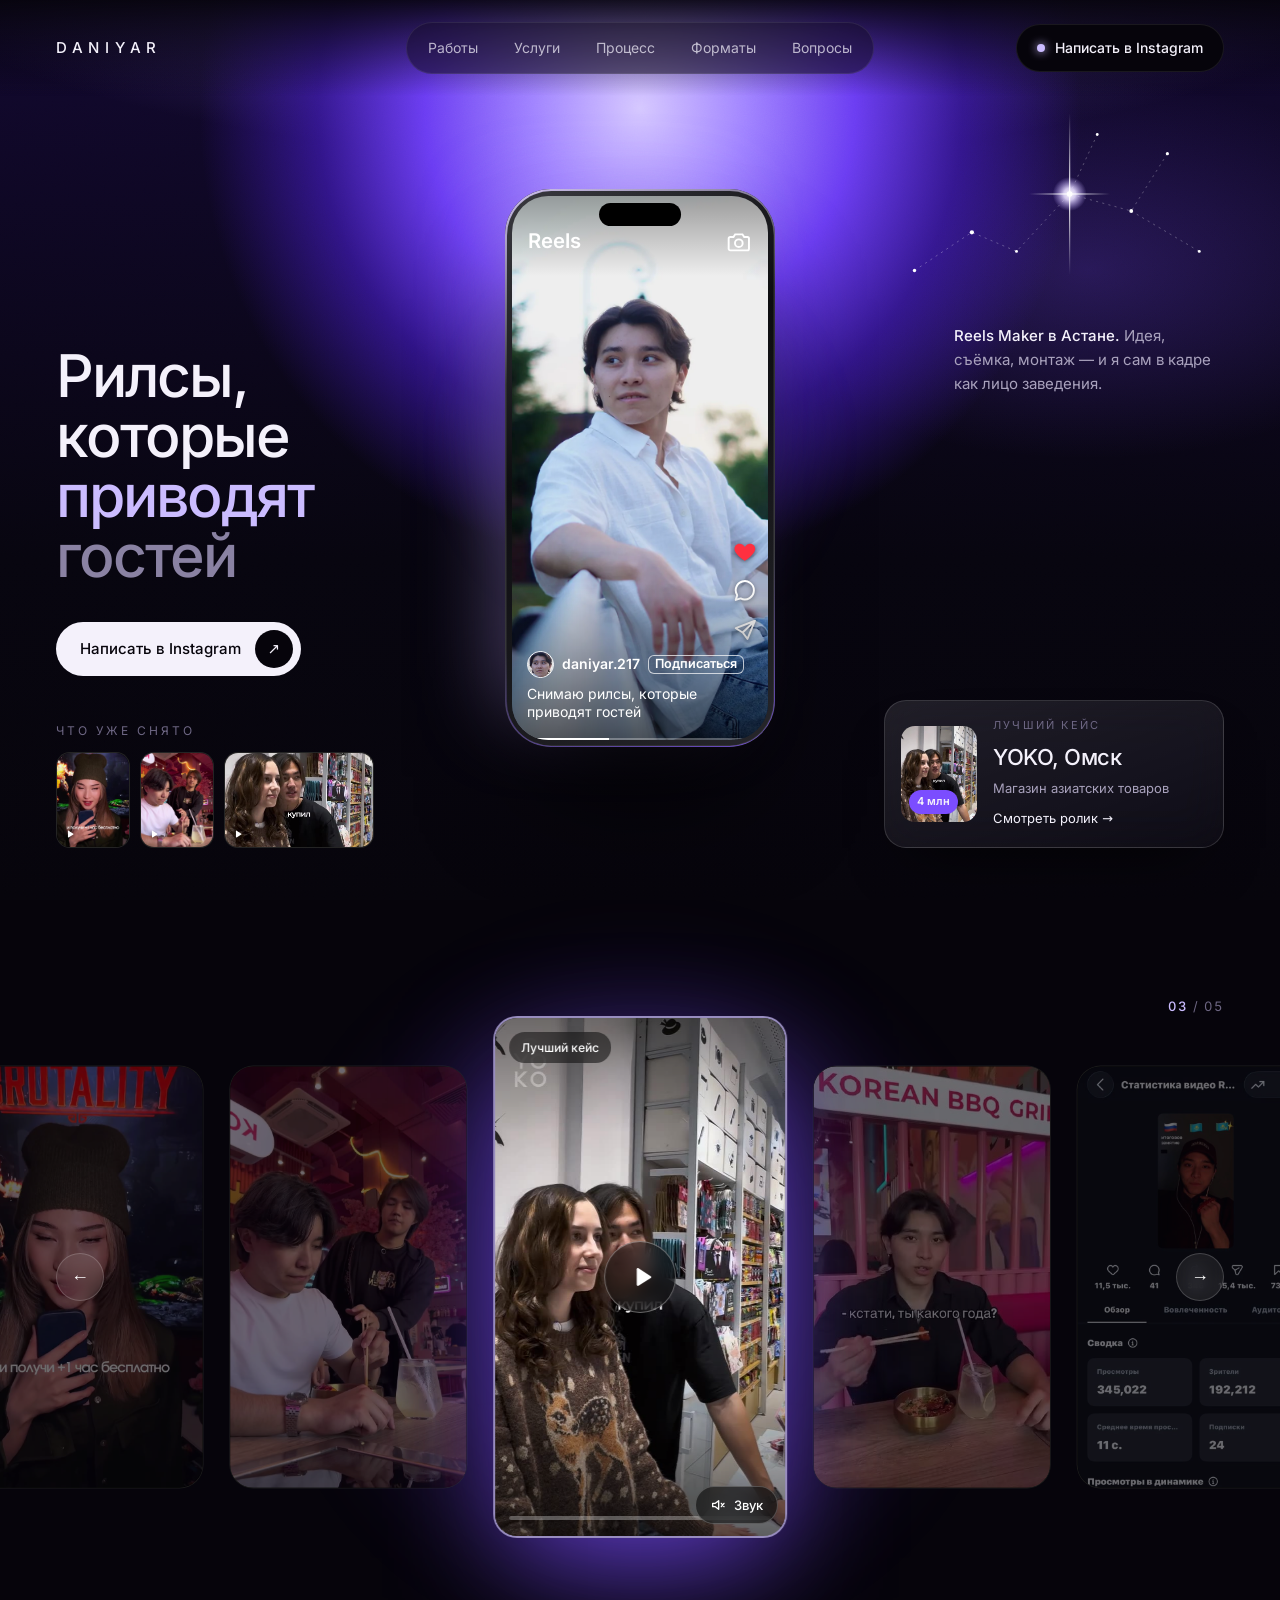
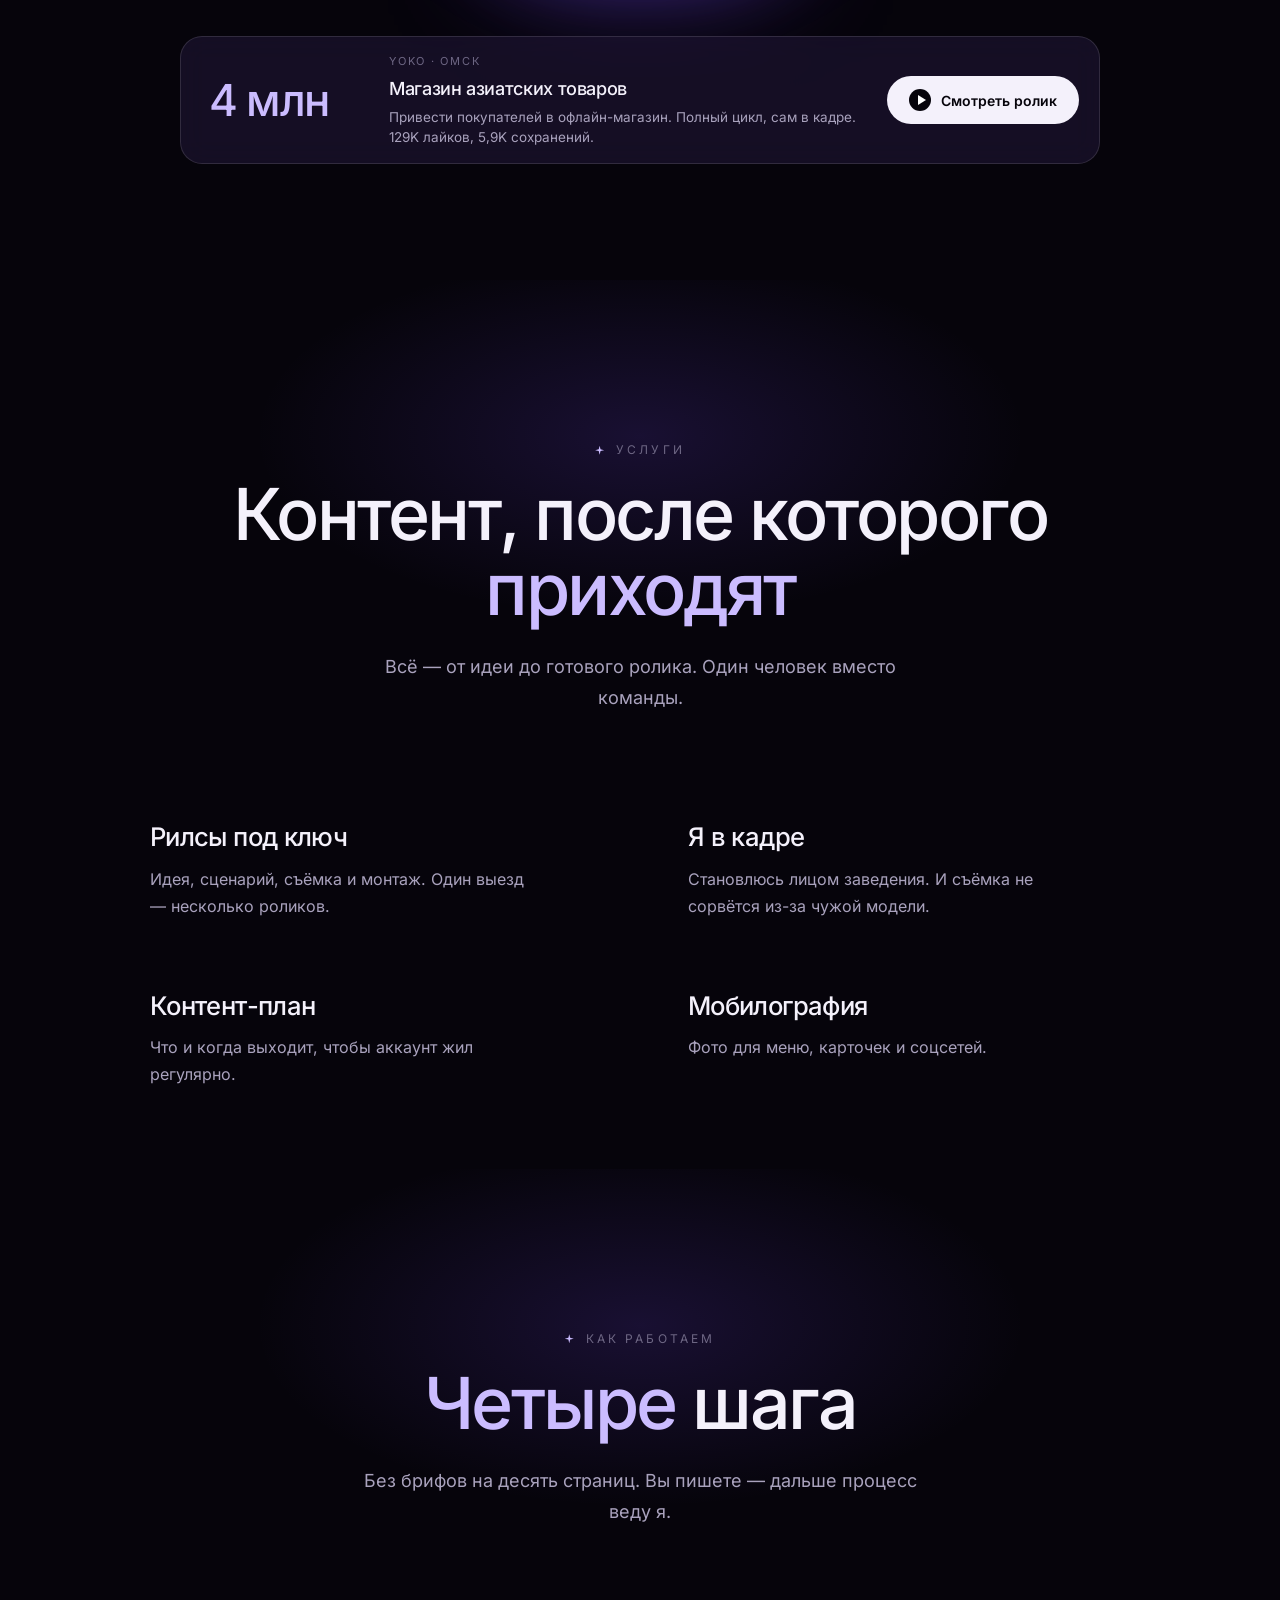
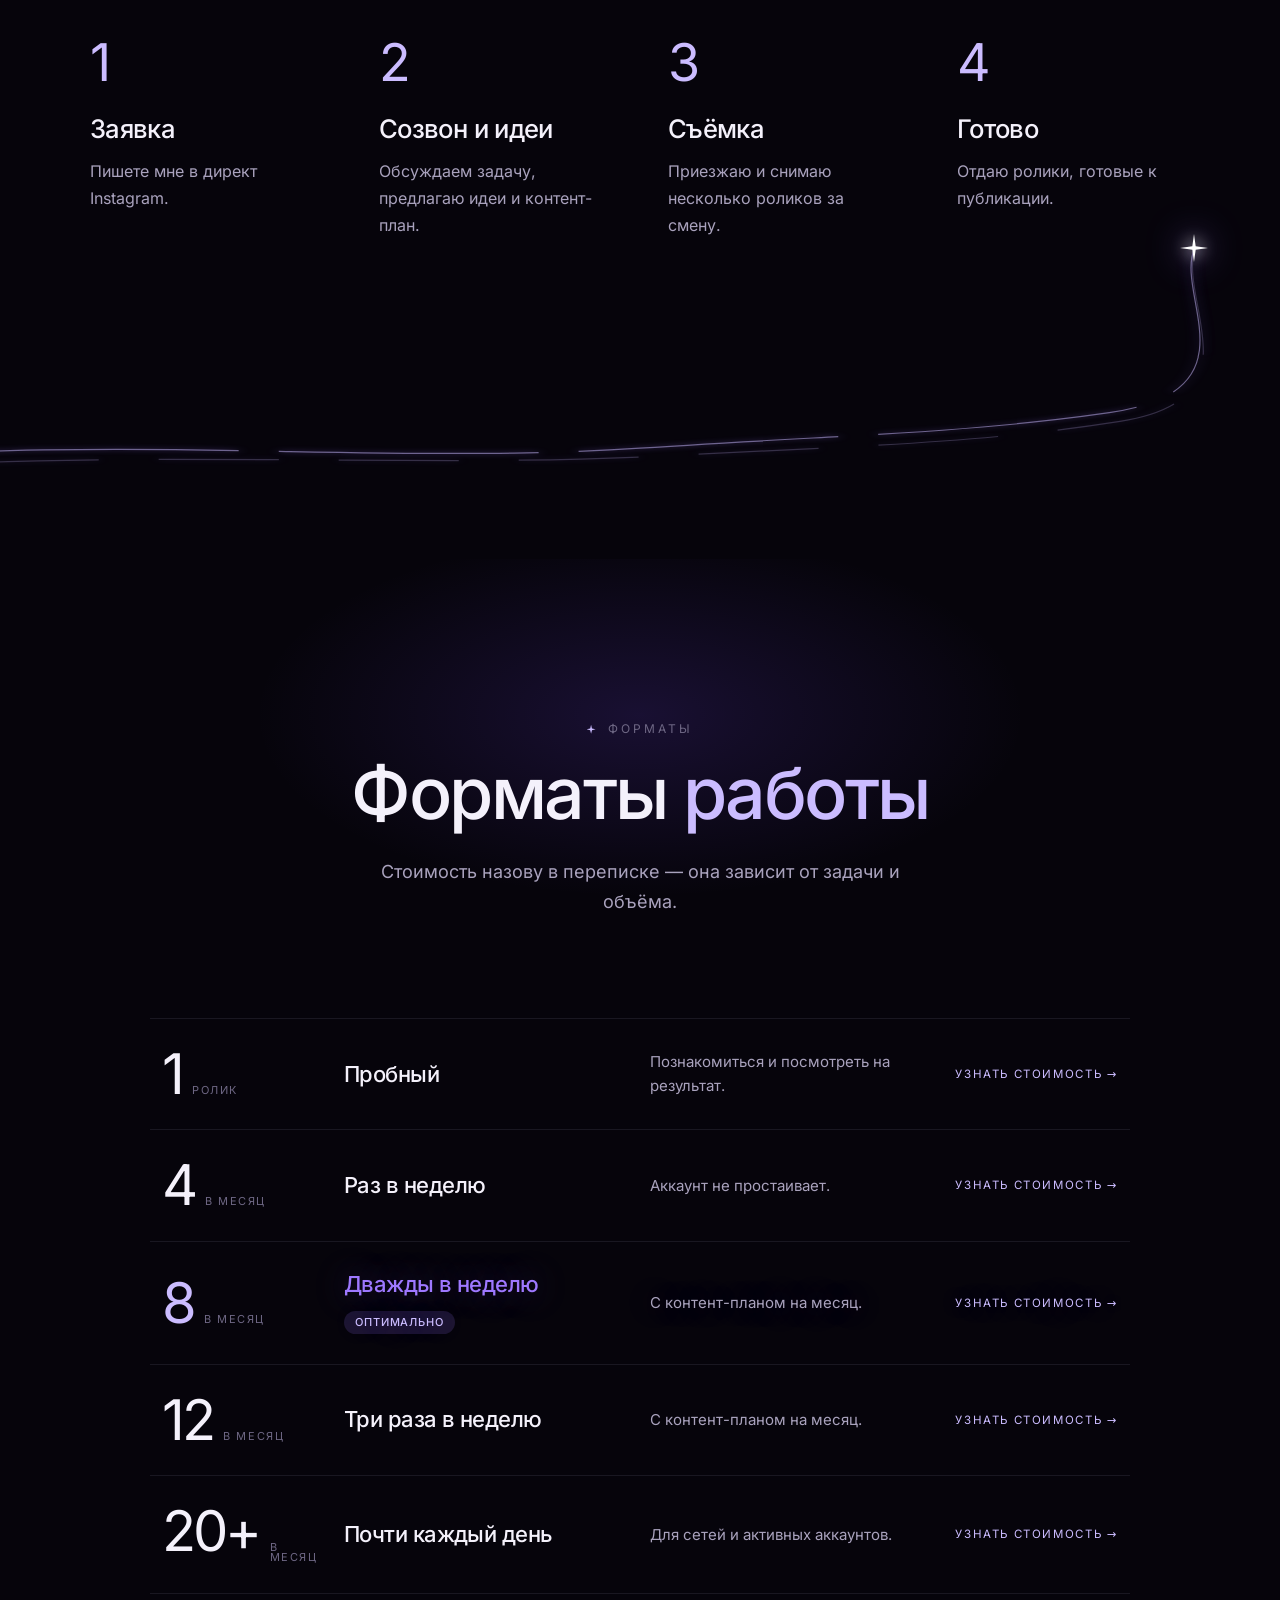
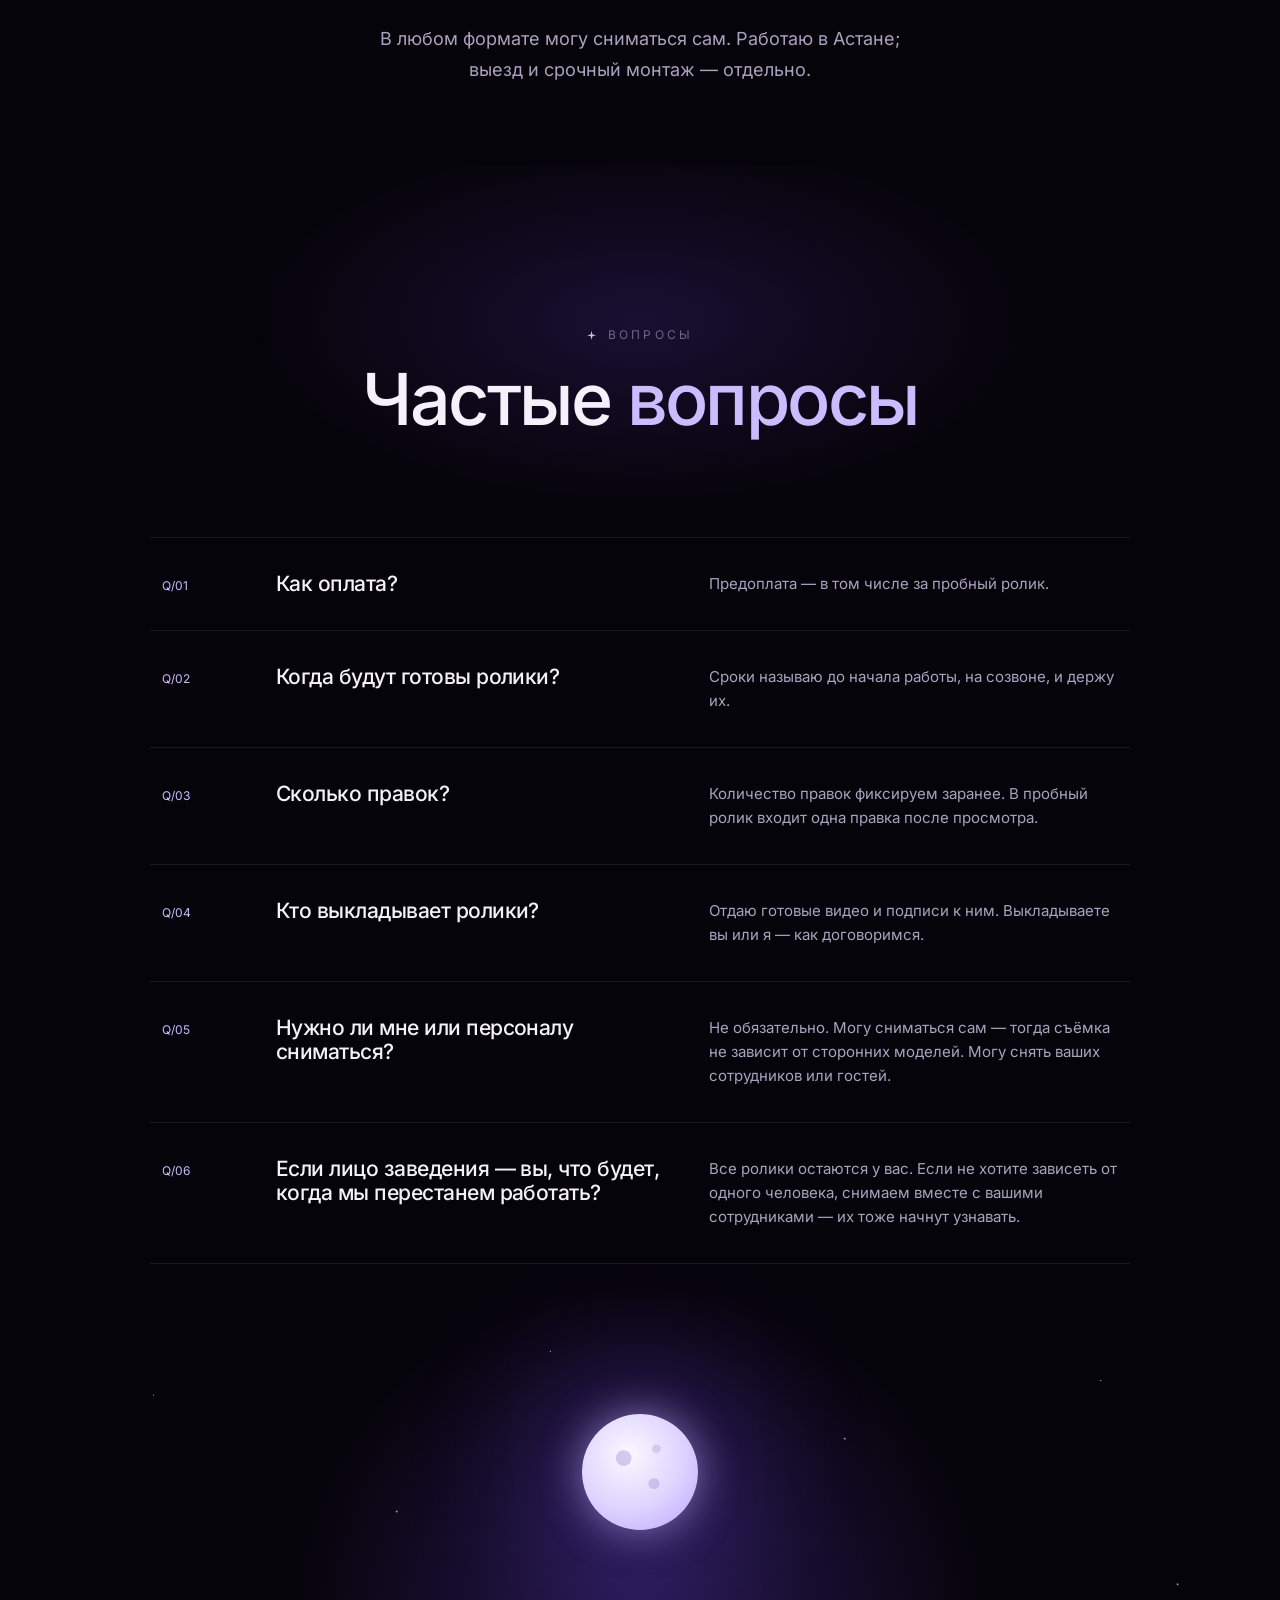
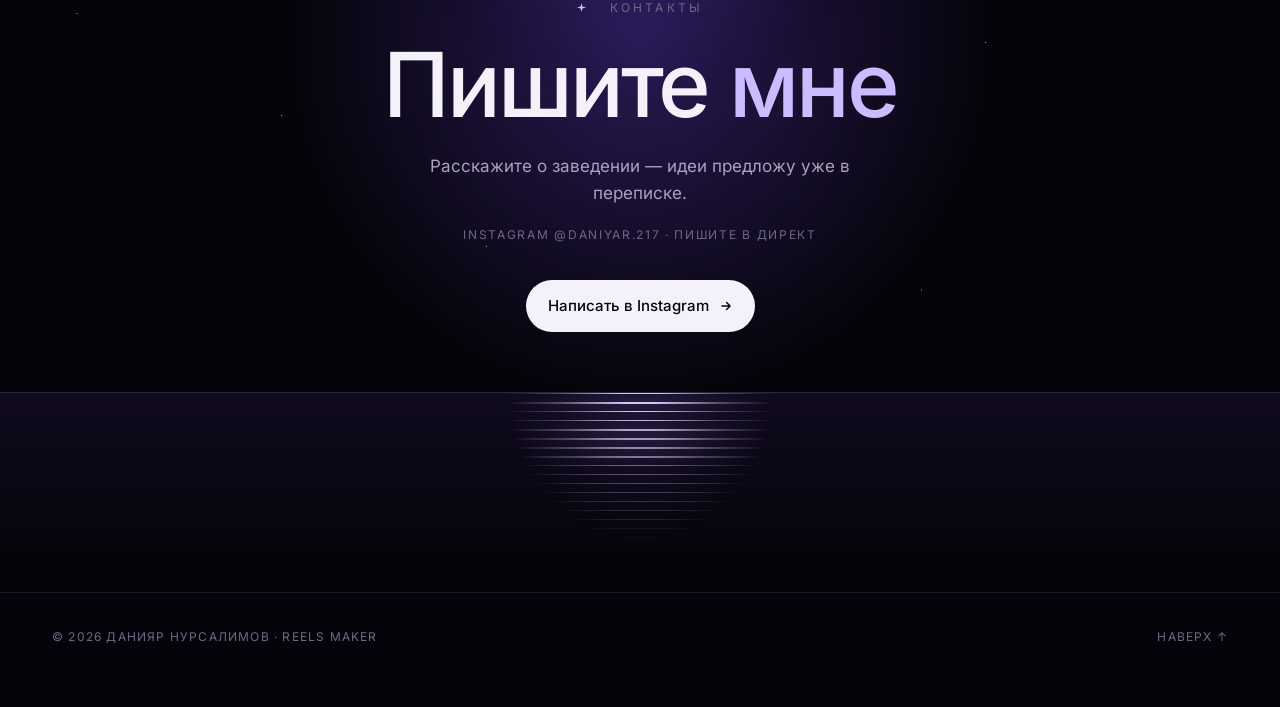
<file: reels/index.html>
<!doctype html>
<html lang="ru" class="no-js">
<head>
<meta charset="utf-8">
<meta name="viewport" content="width=device-width, initial-scale=1, viewport-fit=cover">
<title>Данияр Нурсалимов — Reels Maker | Рилсы для кафе, ресторанов и магазинов</title>
<meta name="description" content="Снимаю рилсы, которые приводят гостей, а не просто набирают лайки. До 4 млн просмотров на лучшем ролике. Идея, сценарий, съёмка, монтаж и съёмка с моим участием в кадре. Астана.">
<meta name="author" content="Данияр Нурсалимов">
<meta name="robots" content="index, follow">
<meta name="theme-color" content="#06040b">
<link rel="canonical" href="https://daniyard4.github.io/reels/">

<!-- Превью ссылки в мессенджерах и соцсетях -->
<meta property="og:type" content="website">
<meta property="og:site_name" content="Данияр Нурсалимов — Reels Maker">
<meta property="og:locale" content="ru_RU">
<meta property="og:url" content="https://daniyard4.github.io/reels/">
<meta property="og:title" content="Данияр — Reels Maker. Рилсы, которые приводят гостей">
<meta property="og:description" content="До 4 млн просмотров на лучшем ролике. Идея, съёмка, монтаж и лицо бренда в кадре — для кафе, ресторанов и магазинов.">
<meta property="og:image" content="https://daniyard4.github.io/reels/og.jpg">
<meta property="og:image:width" content="1200">
<meta property="og:image:height" content="630">
<meta name="twitter:card" content="summary_large_image">
<meta name="twitter:image" content="https://daniyard4.github.io/reels/og.jpg">

<link rel="icon" href="favicon.svg" type="image/svg+xml">
<link rel="apple-touch-icon" href="og.jpg">
<link rel="preload" href="fonts/inter-cyrillic-500-normal.woff2" as="font" type="font/woff2" crossorigin>
<link rel="stylesheet" href="css/site.css?v=19">
<script>
  document.documentElement.classList.replace('no-js', 'js');
</script>
</head>
<body>


<!--
  КОНТАКТЫ. Только Instagram: кнопки ведут сразу в директ — https://ig.me/m/daniyar.217.
  Если ник поменяется, замените daniyar.217 во всех ссылках (поиск по «ig.me»).
-->

<!-- Навигация -->
<nav class="vnav" aria-label="Основная навигация">
  <a class="logo" href="#top">DANIYAR</a>
  <div class="links">
    <a href="#cases">Работы</a>
    <a href="#services">Услуги</a>
    <a href="#process">Процесс</a>
    <a href="#formats">Форматы</a>
    <a href="#faq">Вопросы</a>
  </div>
  <a class="cta-top" href="https://ig.me/m/daniyar.217" target="_blank" rel="noopener"><i></i>Написать в Instagram</a>
</nav>

<!-- 1. Первый экран -->
<header class="vhero" id="top">
  <!-- Небо: созвездие с путеводной звездой -->
  <svg class="sky" viewBox="0 0 320 220" aria-hidden="true">
    <defs>
      <linearGradient id="fv" x1="0" y1="0" x2="0" y2="1"><stop offset="0" stop-color="#fff" stop-opacity="0"/><stop offset=".5" stop-color="#fff"/><stop offset="1" stop-color="#fff" stop-opacity="0"/></linearGradient>
      <linearGradient id="fh" x1="0" y1="0" x2="1" y2="0"><stop offset="0" stop-color="#fff" stop-opacity="0"/><stop offset=".5" stop-color="#fff"/><stop offset="1" stop-color="#fff" stop-opacity="0"/></linearGradient>
      <radialGradient id="core"><stop offset="0" stop-color="#fff"/><stop offset=".35" stop-color="#e6dcff" stop-opacity=".9"/><stop offset="1" stop-color="#b9a3ff" stop-opacity="0"/></radialGradient>
    </defs>
    <path class="lines" d="M24 168 L78 132 L120 150 L170 96 L228 112 L262 58 M170 96 L196 40 M228 112 L292 150"/>
    <g class="dots"><circle cx="24" cy="168" r="1.6"/><circle cx="78" cy="132" r="2"/><circle cx="120" cy="150" r="1.4"/><circle cx="228" cy="112" r="1.8"/><circle cx="262" cy="58" r="1.5"/><circle cx="196" cy="40" r="1.3"/><circle cx="292" cy="150" r="1.4"/></g>
    <g class="flare"><circle cx="170" cy="96" r="16" fill="url(#core)"/><rect x="169.4" y="20" width="1.2" height="152" fill="url(#fv)"/><rect x="132" y="95.4" width="76" height="1.2" fill="url(#fh)"/><circle cx="170" cy="96" r="2.6" fill="#fff"/></g>
  </svg>
  <h1 class="rv"><span>Рилсы,</span><span>которые</span><span>приводят</span><span>гостей</span></h1>

  <!-- Телефон: исходное фото без обработки внутри рилса -->
  <div class="stage">
    <span class="halo" aria-hidden="true"></span>
    <div class="phone">
      <div class="screen">
        <span class="island" aria-hidden="true"></span>
        <picture>
          <source srcset="me.webp" type="image/webp">
          <img src="me.jpg" width="900" height="1354" alt="Данияр Нурсалимов" fetchpriority="high">
        </picture>
        <div class="ui" aria-hidden="true">
          <div class="ui-top"><b>Reels</b><svg viewBox="0 0 24 24" fill="none" stroke="currentColor" stroke-width="1.8"><path d="M4 7.5h3l1.6-2.5h6.8L17 7.5h3a1.5 1.5 0 0 1 1.5 1.5v9.5A1.5 1.5 0 0 1 20 20H4a1.5 1.5 0 0 1-1.5-1.5V9A1.5 1.5 0 0 1 4 7.5z"/><circle cx="12" cy="13.3" r="3.6"/></svg></div>
          <div class="ui-side">
            <svg class="liked" viewBox="0 0 24 24" fill="currentColor"><path d="M12 20.5s-7.5-4.6-9.3-9.2C1.4 8 3.5 4.5 7 4.5c2 0 3.6 1.1 5 2.9 1.4-1.8 3-2.9 5-2.9 3.5 0 5.6 3.5 4.3 6.8-1.8 4.6-9.3 9.2-9.3 9.2z"/></svg>
            <svg viewBox="0 0 24 24" fill="none" stroke="currentColor" stroke-width="1.8" stroke-linejoin="round"><path d="M20.5 11.5a8.5 8.5 0 0 1-12.4 7.6L3.5 20.5l1.4-4.4A8.5 8.5 0 1 1 20.5 11.5z"/></svg>
            <svg viewBox="0 0 24 24" fill="none" stroke="currentColor" stroke-width="1.8" stroke-linejoin="round"><path d="M21.5 3.5L10 14.5M21.5 3.5l-7 17-4.5-6-6.5-4z"/></svg>
          </div>
          <div class="ui-bottom">
            <div class="ui-user"><img src="me-avatar.jpg" alt="" width="48" height="48">daniyar.217<span class="follow">Подписаться</span></div>
            <p class="ui-cap">Снимаю рилсы, которые приводят гостей</p>
          </div>
          <span class="ui-bar"><i></i></span>
        </div>
      </div>
    </div>
  </div>

  <p class="aside rv" style="--d:.15s"><b>Reels Maker в Астане.</b> Идея, съёмка, монтаж — и я сам в кадре как лицо заведения.</p>
  <a class="cta rv" style="--d:.2s" href="https://ig.me/m/daniyar.217" target="_blank" rel="noopener">Написать в Instagram <i aria-hidden="true">↗</i></a>

  <p class="thumbs-cap">Что уже снято</p>
  <div class="thumbs">
    <button type="button" data-videos="cases/pantera.mp4" data-posters="cases/pantera.jpg" aria-label="Ролик для PANTERA"><img src="cases/pantera.jpg" alt="" width="74" height="96"><span><svg width="10" height="10" viewBox="0 0 24 24"><path d="M7 4.8v14.4c0 .8.9 1.3 1.6.9l11.3-7.2c.6-.4.6-1.3 0-1.7L8.6 3.9C7.9 3.5 7 4 7 4.8z" fill="currentColor"/></svg></span></button>
    <button type="button" data-videos="cases/chico-1.mp4|cases/chico-2.mp4" data-posters="cases/chico-1.jpg|cases/chico-2.jpg" aria-label="Ролики для Чико"><img src="cases/chico-1.jpg" alt="" width="74" height="96"><span><svg width="10" height="10" viewBox="0 0 24 24"><path d="M7 4.8v14.4c0 .8.9 1.3 1.6.9l11.3-7.2c.6-.4.6-1.3 0-1.7L8.6 3.9C7.9 3.5 7 4 7 4.8z" fill="currentColor"/></svg></span></button>
    <button type="button" class="wide" data-videos="cases/yoko-4m.mp4" data-posters="cases/yoko-4m.jpg" aria-label="Ролик для YOKO"><img src="cases/yoko-4m.jpg" alt="" width="150" height="96"><span><svg width="10" height="10" viewBox="0 0 24 24"><path d="M7 4.8v14.4c0 .8.9 1.3 1.6.9l11.3-7.2c.6-.4.6-1.3 0-1.7L8.6 3.9C7.9 3.5 7 4 7 4.8z" fill="currentColor"/></svg></span></button>
  </div>

  <button type="button" class="vcard" data-videos="cases/yoko-4m.mp4" data-posters="cases/yoko-4m.jpg">
    <span class="pic"><img src="cases/yoko-4m.jpg" alt="" width="76" height="96"><span class="tagnum">4 млн</span></span>
    <span class="txt"><small>Лучший кейс</small><b>YOKO, Омск</b><span>Магазин азиатских товаров</span><em>Смотреть ролик →</em></span>
  </button>

  <!-- Первый экран на телефоне: карточка-профиль (на компьютере скрыта) -->
  <div class="mhero">
    <div class="mh-photo">
      <picture>
        <source srcset="me.webp" type="image/webp">
        <img src="me.jpg" width="900" height="1354" alt="Данияр Нурсалимов">
      </picture>
      <span class="mh-chip"><svg viewBox="0 0 40 40" aria-hidden="true"><path d="M20 0 L22.6 17.4 L40 20 L22.6 22.6 L20 40 L17.4 22.6 L0 20 L17.4 17.4 Z"/></svg> Reels Maker · Астана</span>
      <div class="mh-over">
        <p class="mh-name">Данияр Нурсалимов <i><svg viewBox="0 0 40 40" aria-hidden="true"><path d="M20 0 L22.6 17.4 L40 20 L22.6 22.6 L20 40 L17.4 22.6 L0 20 L17.4 17.4 Z"/></svg></i></p>
        <p class="mh-title" role="heading" aria-level="1">Рилсы, которые <span>приводят гостей</span></p>
      </div>
    </div>
    <div class="mh-tiles">
      <button type="button" class="mh-tile" data-videos="cases/yoko-4m.mp4" data-posters="cases/yoko-4m.jpg"><b class="l">4 млн</b><span>просмотров на лучшем ролике</span></button>
      <a class="mh-tile" href="https://www.instagram.com/daniyar.217/" target="_blank" rel="noopener"><b>634K</b><span>просмотров в моём блоге</span></a>
      <span class="mh-tile mh-star" aria-hidden="true"><svg viewBox="0 0 40 40" aria-hidden="true"><path d="M20 0 L22.6 17.4 L40 20 L22.6 22.6 L20 40 L17.4 22.6 L0 20 L17.4 17.4 Z"/></svg></span>
    </div>
    <div class="mh-btns">
      <a class="mh-main" href="https://ig.me/m/daniyar.217" target="_blank" rel="noopener"><svg viewBox="0 0 24 24" fill="none" stroke="currentColor" stroke-width="1.8" aria-hidden="true"><rect x="3" y="3" width="18" height="18" rx="5"/><circle cx="12" cy="12" r="4"/><circle cx="17.3" cy="6.7" r="1" fill="currentColor" stroke="none"/></svg> Написать в Instagram</a>
      <a class="mh-ghost" href="#cases">Рилсы</a>
    </div>
  </div>
</header>

<main>
<!-- 2. Работы: сначала видео, текст — к активному ролику -->
<section class="reels" id="cases" aria-label="Работы">
  <div class="reels-top"><span class="reels-count"><b>03</b> / 05</span></div>
  <div class="reels-stage">
    <div class="reel" role="group" aria-label="PANTERA · Астана" data-i="0" data-video="cases/pantera.mp4" data-big="Промо" data-label="PANTERA · Астана" data-title="PlayStation-клуб" data-text="Промо акции «Час игры за сторис»: сторис с отметкой клуба — и час игры бесплатно. Идеи, сценарии, съёмка и монтаж.">
      <img src="cases/pantera.jpg" alt="" width="720" height="1280" loading="lazy">
      <video muted loop playsinline preload="none"></video>
      <span class="r-badge">Развлечения</span>
      <span class="r-name"><small>PANTERA · Астана</small></span>
    </div>
    <div class="reel" role="group" aria-label="Чико · Омск" data-i="1" data-video="cases/chico-1.mp4" data-big="TikTok" data-label="Чико · Омск" data-title="Сеть ресторанов корейской кухни" data-text="Ролики залетали, гости узнавали меня лично и приходили за этим. Полный цикл, лицо заведения в кадре. Статистика не сохранилась — аккаунт в TikTok закрыт.">
      <img src="cases/chico-1.jpg" alt="" width="720" height="1280" loading="lazy">
      <video muted loop playsinline preload="none"></video>
      <span class="r-badge">Общепит</span>
      <span class="r-name"><small>Чико · Омск</small></span>
    </div>
    <div class="reel" role="group" aria-label="YOKO · Омск" data-i="2" data-video="cases/yoko-4m.mp4" data-big="4 млн" data-label="YOKO · Омск" data-title="Магазин азиатских товаров" data-text="Привести покупателей в офлайн-магазин. Полный цикл, сам в кадре. 129K лайков, 5,9K сохранений.">
      <img src="cases/yoko-4m.jpg" alt="" width="720" height="1280">
      <video muted loop playsinline preload="none"></video>
      <span class="r-badge">Лучший кейс</span>
      <span class="r-name"><small>YOKO · Омск</small></span>
    </div>
    <div class="reel" role="group" aria-label="Чико · Омск" data-i="3" data-video="cases/chico-2.mp4" data-big="TikTok" data-label="Чико · Омск" data-title="Сеть ресторанов корейской кухни" data-text="Ещё один ролик для сети: узнаваемость через лицо заведения. Статистика не сохранилась — аккаунт в TikTok закрыт.">
      <img src="cases/chico-2.jpg" alt="" width="720" height="1280" loading="lazy">
      <video muted loop playsinline preload="none"></video>
      <span class="r-badge">Общепит</span>
      <span class="r-name"><small>Чико · Омск</small></span>
    </div>
    <div class="reel" role="group" aria-label="Личный блог · Instagram" data-i="4" data-video="" data-big="634K" data-label="Личный блог · Instagram" data-title="Всё сам" data-text="Здесь проверяю форматы, прежде чем снимать их для клиентов. 100% досмотр, 26,8K пересылок.">
      <img src="cases/blog-stats.jpg" alt="" width="720" height="1280" loading="lazy">
      <video muted loop playsinline preload="none"></video>
      <span class="r-badge">Блог</span>
      <span class="r-name"><small>Личный блог · Instagram</small></span>
    </div>
    <button type="button" class="r-sound" aria-label="Включить звук" aria-pressed="false"><svg viewBox="0 0 24 24" width="16" height="16" fill="none" stroke="currentColor" stroke-width="2" stroke-linecap="round" stroke-linejoin="round" aria-hidden="true"><path d="M4 9.5v5h4l5 4v-13l-5 4z"/><path class="on" d="M16.5 8.5a5 5 0 0 1 0 7M19 6a8.5 8.5 0 0 1 0 12"/><path class="off" d="M17 9.5l4 5M21 9.5l-4 5"/></svg><span>Звук</span></button>
    <button type="button" class="r-arr prev" aria-label="Предыдущий ролик">←</button>
    <button type="button" class="r-arr next" aria-label="Следующий ролик">→</button>
  </div>
  <div class="reels-tabs" aria-hidden="true"><i></i><i></i><i></i><i></i><i></i></div>
  <div class="reels-info">
    <span class="ri-big"></span>
    <div class="ri-txt"><small class="ri-label"></small><b class="ri-title"></b><span class="ri-text"></span></div>
    <button type="button" class="ri-cta"><i class="ri-ico" aria-hidden="true"></i><span class="ri-cta-t">Смотреть со звуком</span></button>
  </div>
</section>

<!-- 3. Услуги -->
<section class="block" id="services">
  <div class="wrap">
    <span class="kicker rv">Услуги</span>
    <h2 class="rv">Контент, после которого <span class="hl">приходят</span></h2>
    <p class="sub rv">Всё — от идеи до готового ролика. Один человек вместо команды.</p>
    <div class="plain-grid">
      <div class="rv"><h3>Рилсы под ключ</h3><p>Идея, сценарий, съёмка и монтаж. Один выезд — несколько роликов.</p></div>
      <div class="rv" style="--d:.08s"><h3>Я в кадре</h3><p>Становлюсь лицом заведения. И съёмка не сорвётся из-за чужой модели.</p></div>
      <div class="rv" style="--d:.16s"><h3>Контент-план</h3><p>Что и когда выходит, чтобы аккаунт жил регулярно.</p></div>
      <div class="rv" style="--d:.24s"><h3>Мобилография</h3><p>Фото для меню, карточек и соцсетей.</p></div>
    </div>
  </div>
</section>

<!-- 4. Как работаем -->
<section class="block" id="process">
  <svg class="wisp" viewBox="0 0 1200 600" preserveAspectRatio="none" aria-hidden="true"><path d="M-20 560 C200 540 400 585 600 552 S900 520 1040 470 S1100 200 1120 90"/><path class="w2" d="M-20 585 C220 565 420 595 620 570 S920 540 1050 490 S1105 220 1120 90"/></svg>
  <svg class="wisp-star" viewBox="0 0 40 40" aria-hidden="true"><path d="M20 0 L22.4 17.6 L40 20 L22.4 22.4 L20 40 L17.6 22.4 L0 20 L17.6 17.6 Z"/></svg>
  <div class="wrap">
    <span class="kicker rv">Как работаем</span>
    <h2 class="rv"><span class="hl">Четыре</span> шага</h2>
    <p class="sub rv">Без брифов на десять страниц. Вы пишете — дальше процесс веду я.</p>
    <ol class="steps-row">
      <li class="rv"><span class="num">1</span><h3>Заявка</h3><p>Пишете мне в директ Instagram.</p></li>
      <li class="rv" style="--d:.08s"><span class="num">2</span><h3>Созвон и идеи</h3><p>Обсуждаем задачу, предлагаю идеи и контент-план.</p></li>
      <li class="rv" style="--d:.16s"><span class="num">3</span><h3>Съёмка</h3><p>Приезжаю и снимаю несколько роликов за смену.</p></li>
      <li class="rv" style="--d:.24s"><span class="num">4</span><h3>Готово</h3><p>Отдаю ролики, готовые к публикации.</p></li>
    </ol>
  </div>
</section>

<!-- 5. Форматы работы. Цены не указаны: стоимость называется в переписке -->
<section class="block" id="formats">
  <div class="wrap">
    <span class="kicker rv">Форматы</span>
    <h2 class="rv">Форматы <span class="hl">работы</span></h2>
    <p class="sub rv">Стоимость назову в переписке — она зависит от задачи и объёма.</p>
    <div class="fmt-list">
      <div class="fmt-row rv"><span class="cnt">1<small>ролик</small></span><h3>Пробный</h3><p>Познакомиться и посмотреть на результат.</p><a class="ask-link" href="https://ig.me/m/daniyar.217" target="_blank" rel="noopener">Узнать стоимость</a></div>
      <div class="fmt-row rv"><span class="cnt">4<small>в месяц</small></span><h3>Раз в неделю</h3><p>Аккаунт не простаивает.</p><a class="ask-link" href="https://ig.me/m/daniyar.217" target="_blank" rel="noopener">Узнать стоимость</a></div>
      <div class="fmt-row rv hl"><span class="cnt">8<small>в месяц</small></span><h3>Дважды в неделю <span class="badge">Оптимально</span></h3><p>С контент-планом на месяц.</p><a class="ask-link" href="https://ig.me/m/daniyar.217" target="_blank" rel="noopener">Узнать стоимость</a></div>
      <div class="fmt-row rv"><span class="cnt">12<small>в месяц</small></span><h3>Три раза в неделю</h3><p>С контент-планом на месяц.</p><a class="ask-link" href="https://ig.me/m/daniyar.217" target="_blank" rel="noopener">Узнать стоимость</a></div>
      <div class="fmt-row rv"><span class="cnt">20+<small>в месяц</small></span><h3>Почти каждый день</h3><p>Для сетей и активных аккаунтов.</p><a class="ask-link" href="https://ig.me/m/daniyar.217" target="_blank" rel="noopener">Узнать стоимость</a></div>
    </div>
    <p class="sub rv fmt-note">В любом формате могу сниматься сам. Работаю в Астане; выезд и срочный монтаж — отдельно.</p>
  </div>
</section>

<!-- 6. Частые вопросы -->
<section class="block" id="faq">
  <div class="wrap">
    <span class="kicker rv">Вопросы</span>
    <h2 class="rv">Частые <span class="hl">вопросы</span></h2>
    <div class="rules">
      <div class="rule rv"><span class="n">Q/01</span><h3>Как оплата?</h3><p>Предоплата — в том числе за пробный ролик.</p></div>
      <div class="rule rv"><span class="n">Q/02</span><h3>Когда будут готовы ролики?</h3><p>Сроки называю до начала работы, на созвоне, и держу их.</p></div>
      <div class="rule rv"><span class="n">Q/03</span><h3>Сколько правок?</h3><p>Количество правок фиксируем заранее. В пробный ролик входит одна правка после просмотра.</p></div>
      <div class="rule rv"><span class="n">Q/04</span><h3>Кто выкладывает ролики?</h3><p>Отдаю готовые видео и подписи к ним. Выкладываете вы или я — как договоримся.</p></div>
      <div class="rule rv"><span class="n">Q/05</span><h3>Нужно ли мне или персоналу сниматься?</h3><p>Не обязательно. Могу сниматься сам — тогда съёмка не зависит от сторонних моделей. Могу снять ваших сотрудников или гостей.</p></div>
      <div class="rule rv"><span class="n">Q/06</span><h3>Если лицо заведения — вы, что будет, когда мы перестанем работать?</h3><p>Все ролики остаются у вас. Если не хотите зависеть от одного человека, снимаем вместе с вашими сотрудниками — их тоже начнут узнавать.</p></div>
    </div>
  </div>
</section>

<!-- 7. Контакты -->
<section class="final" id="contacts">
  <div class="night" aria-hidden="true"><span class="stars"></span><span class="moon"></span><span class="sea"><i></i></span></div>
  <div class="wrap">
    <div class="final-grid">
      <div>
        <span class="kicker rv">Контакты</span>
        <h2 class="rv">Пишите <span class="hl">мне</span></h2>
        <p class="final-sub rv">Расскажите о заведении — идеи предложу уже в переписке.</p>
        <p class="final-nick rv">Instagram @daniyar.217 · пишите в директ</p>
        <div class="hero-cta rv">
          <a href="https://ig.me/m/daniyar.217" target="_blank" rel="noopener" class="btn btn-accent">Написать в Instagram <svg width="14" height="14" viewBox="0 0 24 24" fill="none" stroke="currentColor" stroke-width="2.4" stroke-linecap="round" stroke-linejoin="round"><path d="M5 12h14M13 6l6 6-6 6"/></svg></a>
        </div>
      </div>
    </div>
  </div>
</section>
</main>

<footer>
  <div class="wrap">
    <span>© 2026 Данияр Нурсалимов · Reels Maker</span>
    <a href="#top">Наверх ↑</a>
  </div>
</footer>

<!-- Плеер роликов из кейсов -->
<div class="player" role="dialog" aria-modal="true" aria-label="Ролик">
  <div class="player-box">
    <button type="button" class="btn btn-ghost player-close" aria-label="Закрыть">✕</button>
    <video controls playsinline preload="none"></video>
    <div class="player-nav"></div>
  </div>
</div>

<script src="js/app.js?v=20"></script>
</body>
</html>
</file>
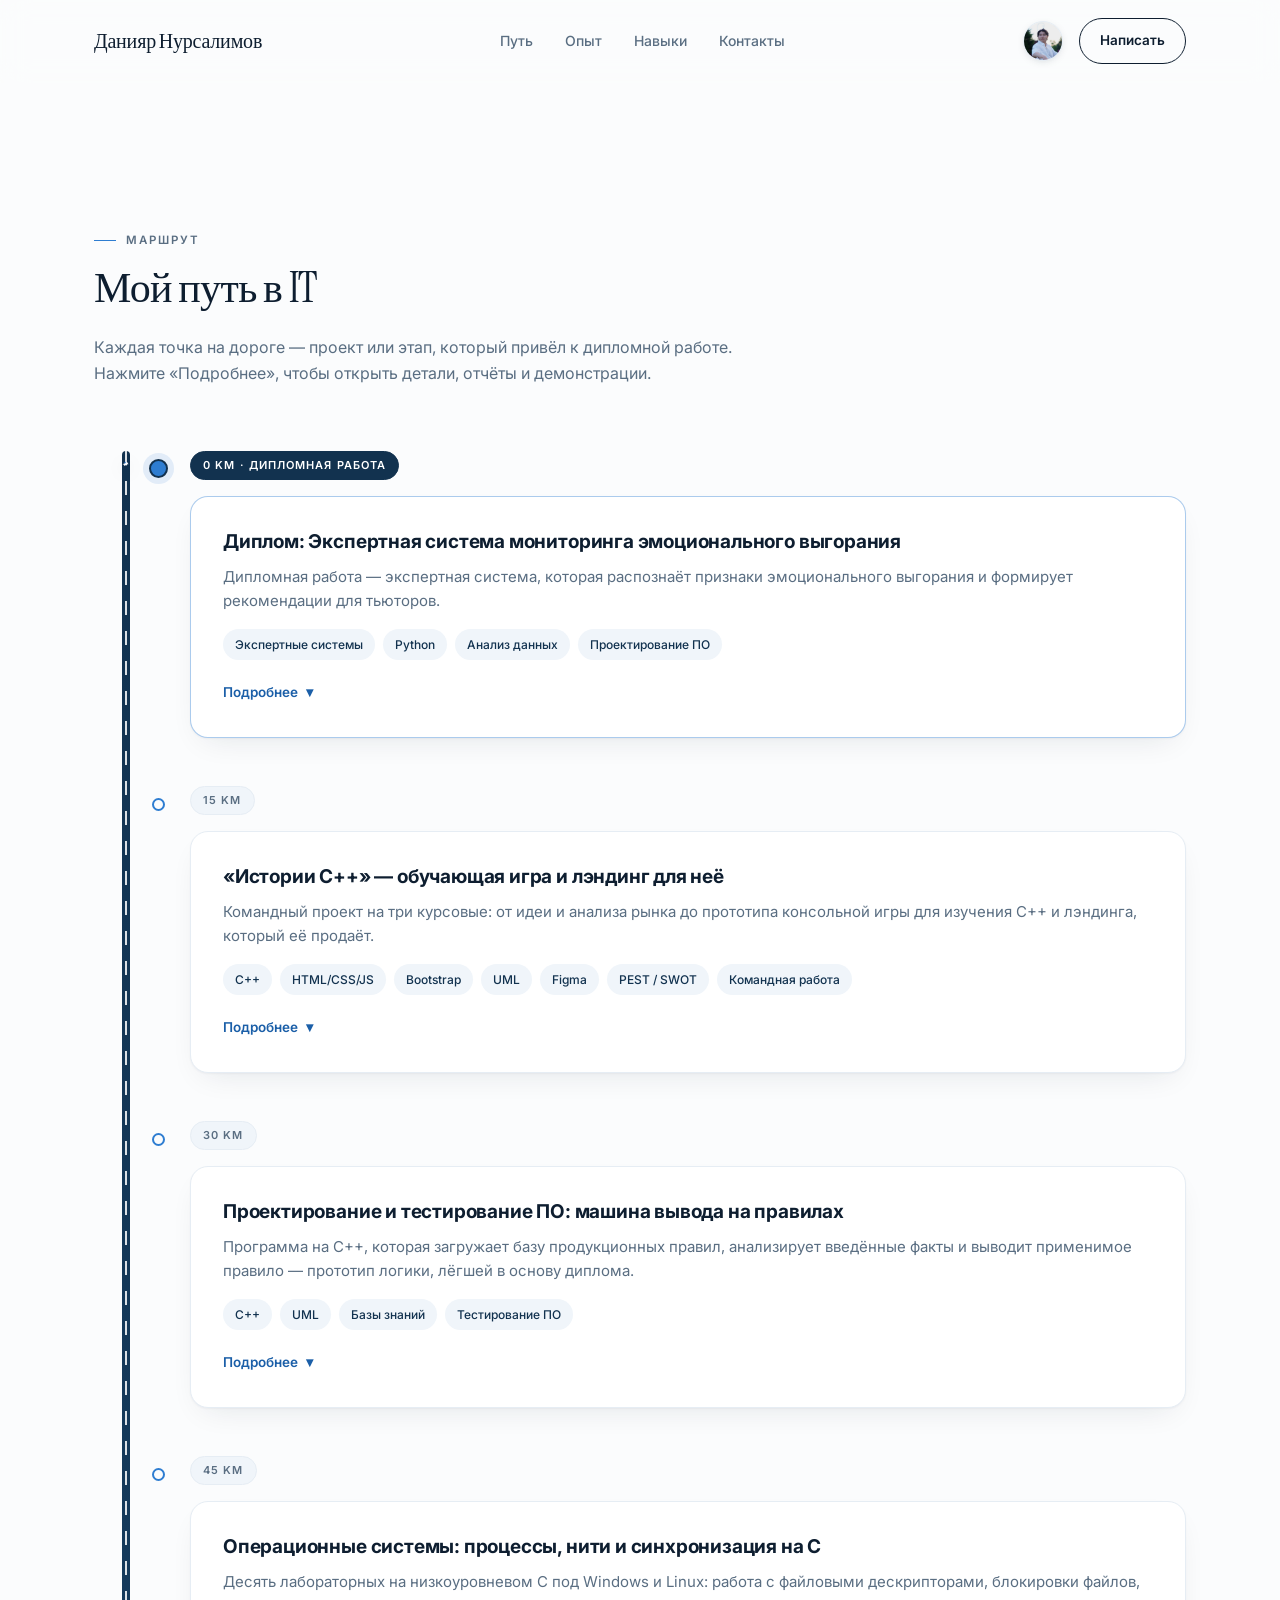
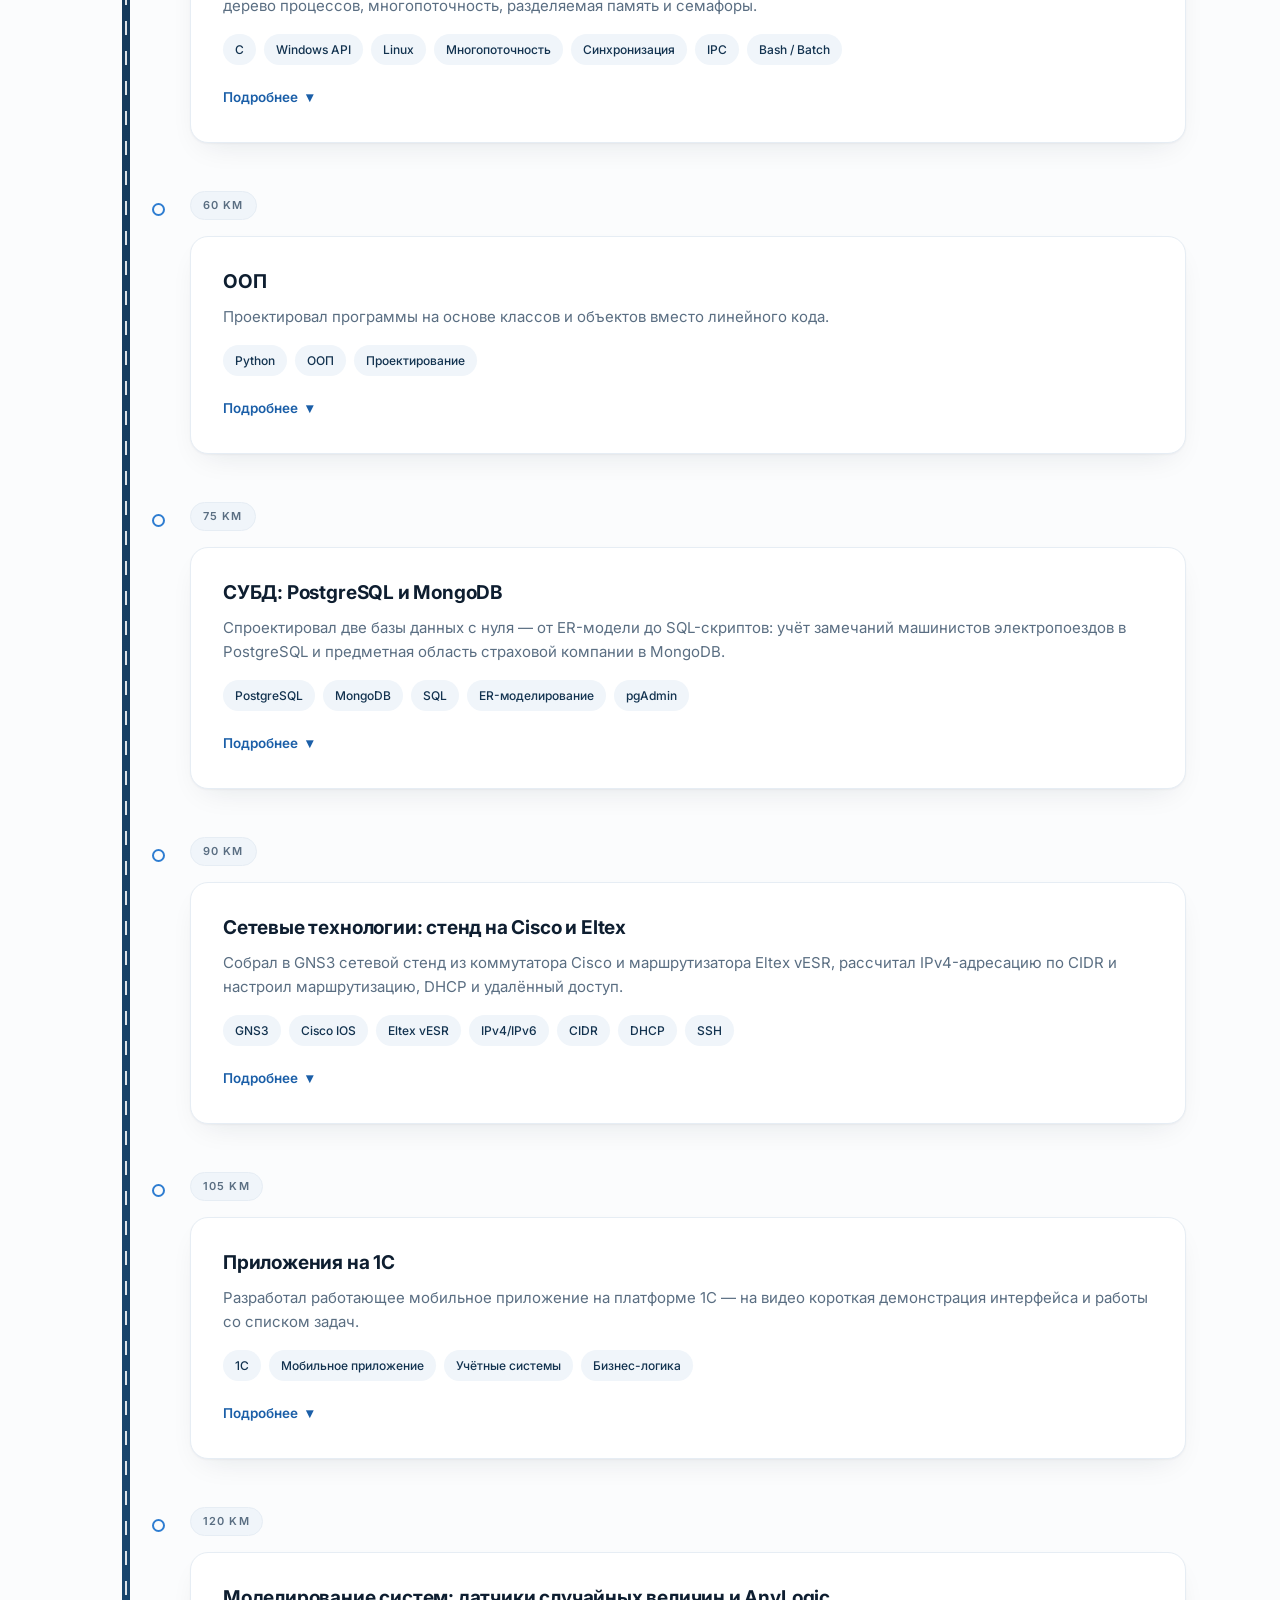
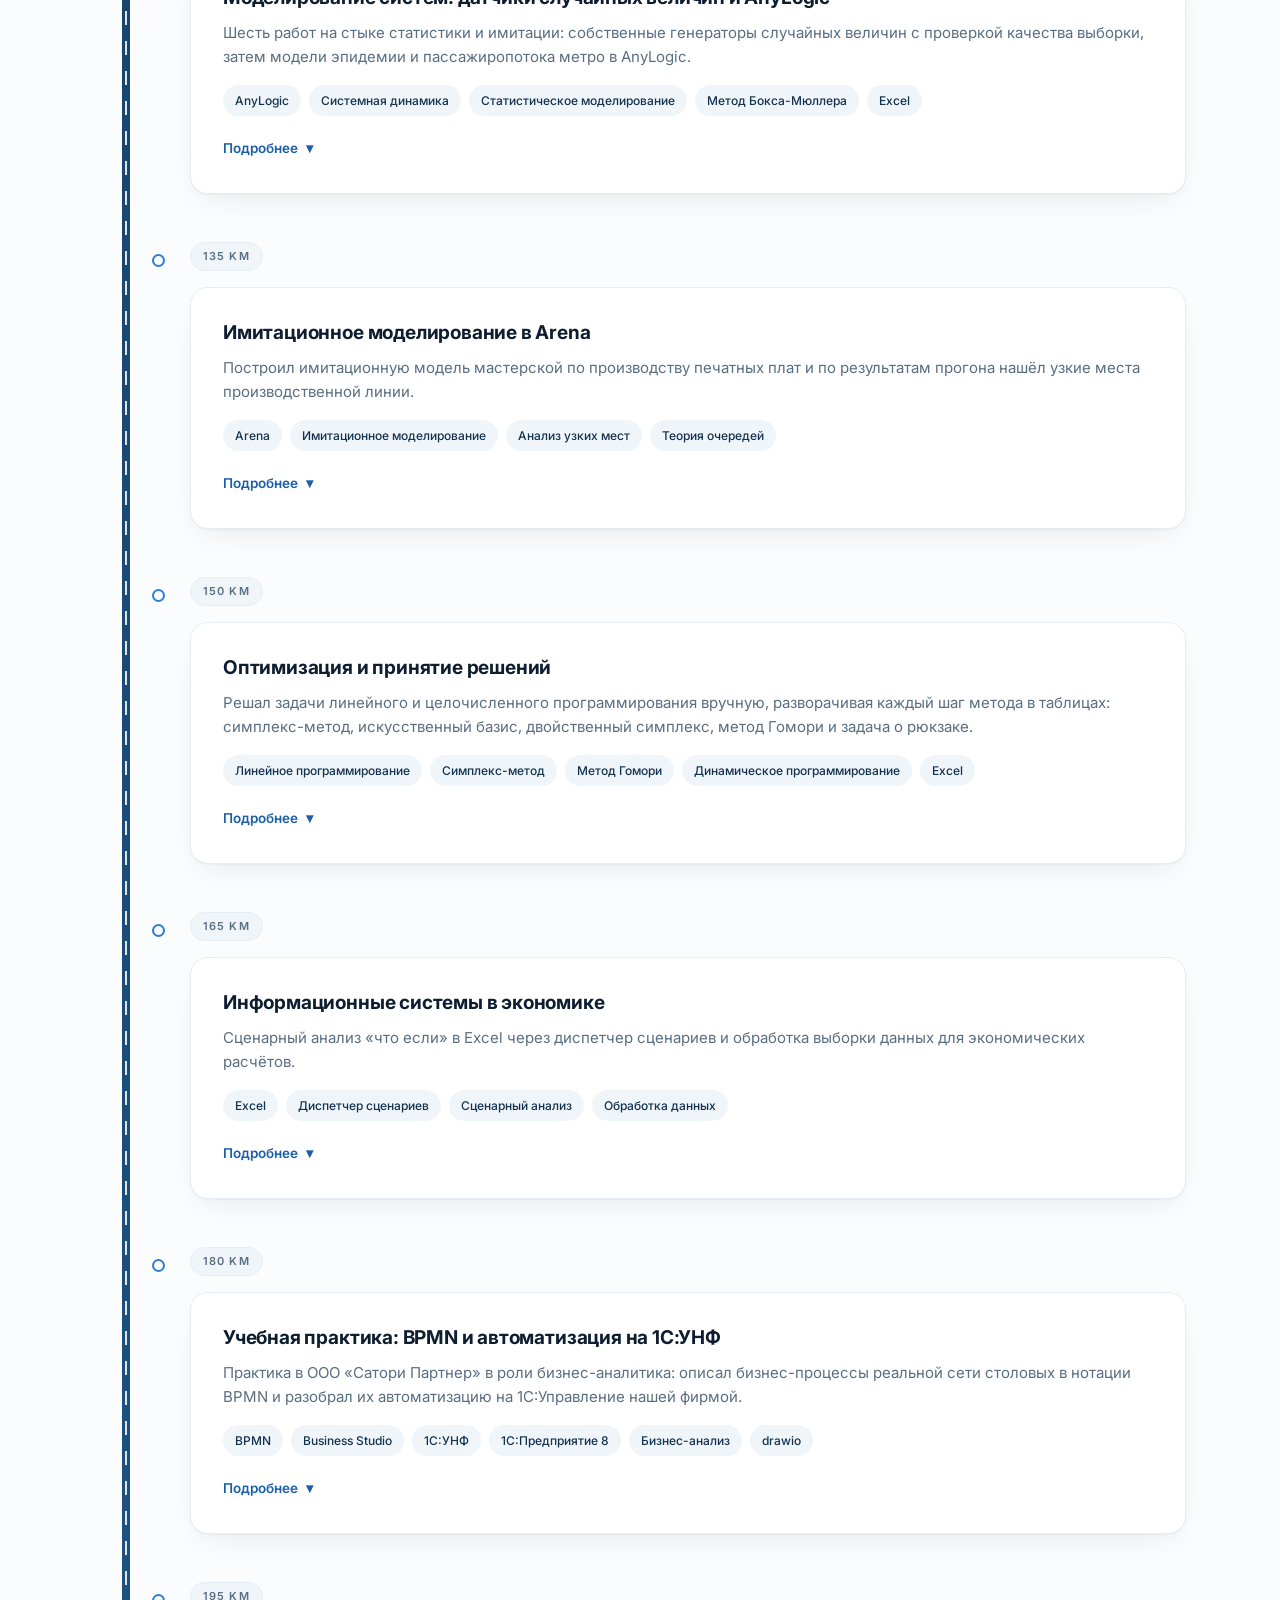
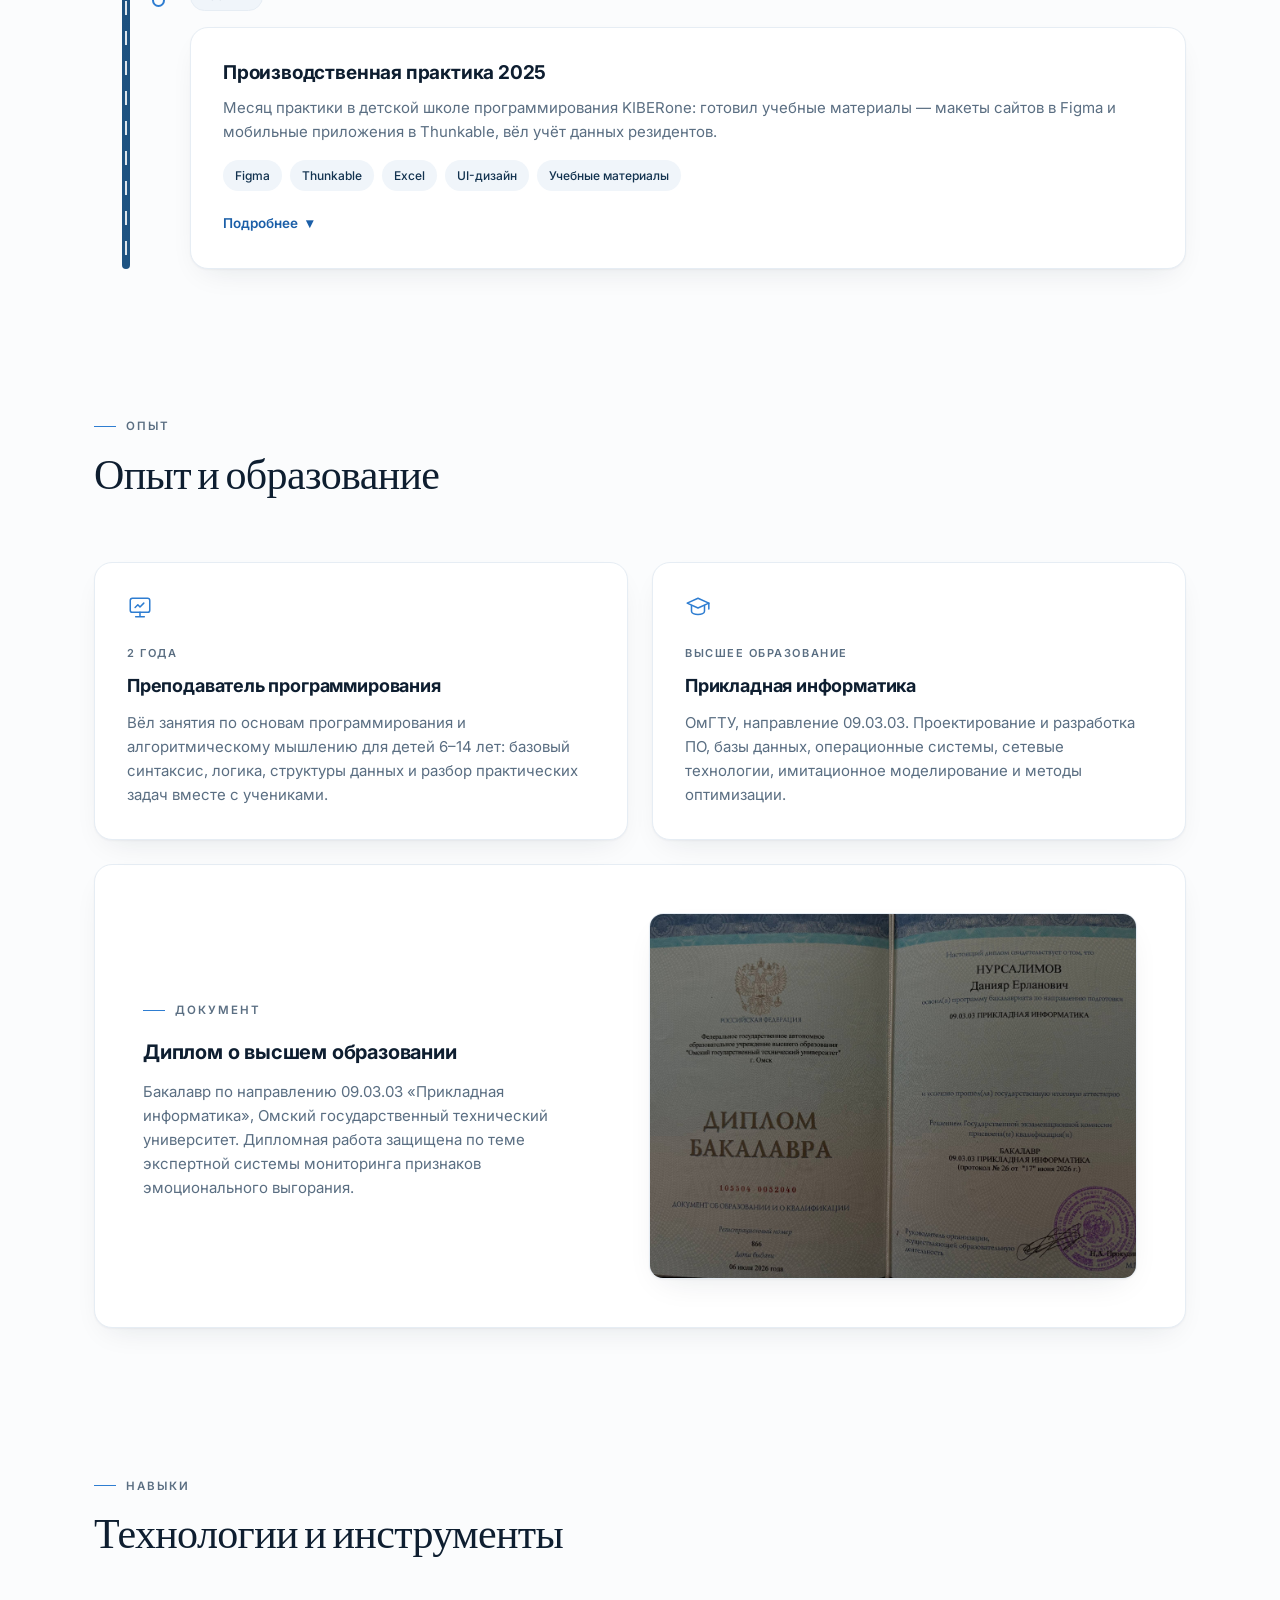
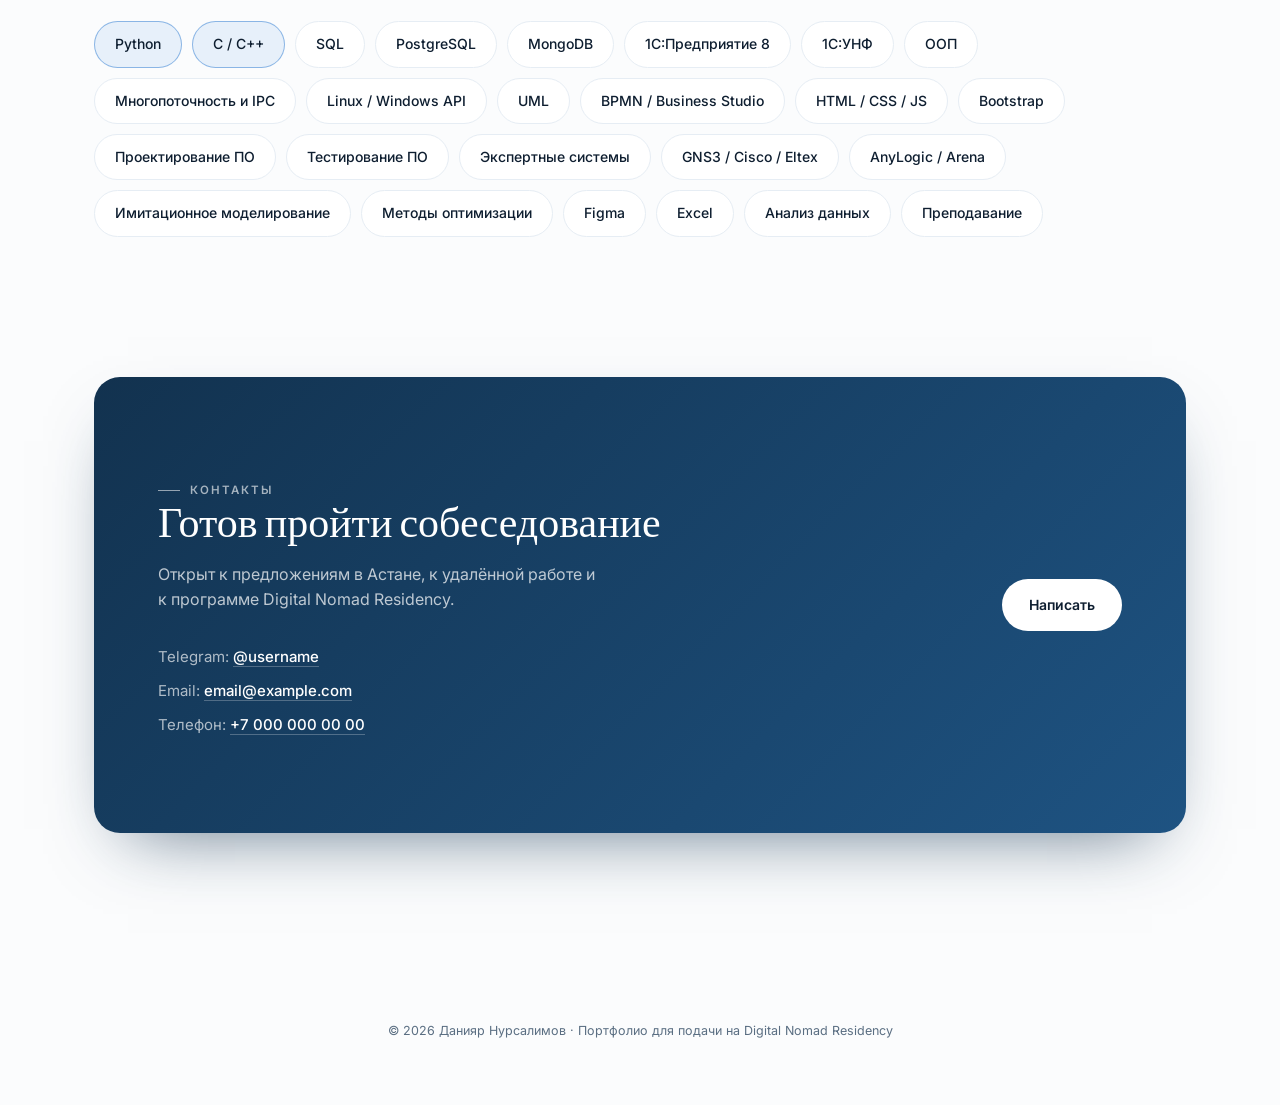
<file: portfolio (3).html>
<!DOCTYPE html>
<html lang="ru">
<head>
<meta charset="UTF-8">
<meta name="viewport" content="width=device-width, initial-scale=1.0">
<title>Нурсалимов Данияр | Портфолио</title>
<meta name="description" content="Портфолио IT-специалиста: диплом по экспертным системам, учебные проекты, опыт преподавания программирования. Открыт к Junior/Middle-позициям и Digital Nomad Residency.">
<link rel="preconnect" href="https://fonts.googleapis.com">
<link rel="preconnect" href="https://fonts.gstatic.com" crossorigin>
<link href="https://fonts.googleapis.com/css2?family=Instrument+Serif:ital@0;1&family=Inter:wght@400;500;600;700&display=swap" rel="stylesheet">
<script>document.documentElement.classList.add('js');</script>
<style>

/* Токены оформления: цвета, отступы, тени, кривые анимаций */
:root{
  --porcelain:#FBFCFD;
  --surface:#FFFFFF;
  --surface-2:#F0F5FA;
  --ink:#0E1E30;
  --slate:#5A6E82;
  --navy:#12324F;
  --navy-2:#1E5382;
  --azure:#2E7DD1;
  --azure-deep:#1B5FA8;
  --azure-mist:#E7F0FA;
  --hairline:#E6EDF4;

  --s-1:8px;  --s-2:16px; --s-3:24px; --s-4:32px;
  --s-5:48px; --s-6:64px; --s-7:96px; --s-8:140px;

  --r-card:18px;
  --r-media:22px;
  --shadow-soft:0 1px 2px rgba(14,30,48,.04), 0 12px 32px -14px rgba(14,30,48,.12);
  --shadow-lift:0 2px 4px rgba(14,30,48,.05), 0 24px 56px -20px rgba(14,30,48,.20);

  --ease:cubic-bezier(.22,.72,.24,1);
  --maxw:1140px;
  --splash-time:2600ms;
}

/* Базовые сбросы */
*{box-sizing:border-box;}
html{scroll-behavior:smooth;-webkit-text-size-adjust:100%;}
body{
  margin:0;
  background:var(--porcelain);
  color:var(--ink);
  font-family:'Inter',system-ui,-apple-system,sans-serif;
  font-size:16px;
  line-height:1.6;
  -webkit-font-smoothing:antialiased;
  text-rendering:optimizeLegibility;
}
img,svg,video{max-width:100%;display:block;}
a{color:inherit;}

/* Пока показывается заставка, страница не прокручивается */
html.splash-active,
html.splash-active body{overflow:hidden;}

/* Типографика */
.display{
  font-family:'Instrument Serif',Georgia,serif;
  font-weight:400;letter-spacing:-.015em;line-height:1.08;
  color:var(--ink);margin:0;
}
h1,h2,h3{margin:0;}
h3{font-family:'Inter',sans-serif;font-weight:700;letter-spacing:-.01em;color:var(--ink);}
.eyebrow{
  display:inline-flex;align-items:center;gap:10px;
  font-size:11.5px;font-weight:600;letter-spacing:.18em;
  text-transform:uppercase;color:var(--slate);
}
.eyebrow::before{content:"";width:22px;height:1px;background:var(--azure);}
.lead{color:var(--slate);font-size:16px;line-height:1.7;}
.wrap{max-width:var(--maxw);margin:0 auto;padding:0 var(--s-3);}

/* Стили шапки */
header.nav{
  position:sticky;top:0;z-index:60;
  background:rgba(251,252,253,.72);
  backdrop-filter:saturate(140%) blur(14px);
  -webkit-backdrop-filter:saturate(140%) blur(14px);
  border-bottom:1px solid transparent;
  transition:border-color .4s var(--ease), background .4s var(--ease);
}
header.nav.is-scrolled{border-bottom-color:var(--hairline);background:rgba(251,252,253,.9);}
.nav-inner{
  display:flex;align-items:center;justify-content:space-between;gap:var(--s-3);
  max-width:var(--maxw);margin:0 auto;padding:18px var(--s-3);
}
.nav-name{
  font-family:'Instrument Serif',Georgia,serif;font-size:20px;
  letter-spacing:-.01em;white-space:nowrap;text-decoration:none;
}
.nav-links{display:flex;gap:var(--s-4);list-style:none;margin:0;padding:0;}
.nav-links a{
  position:relative;text-decoration:none;font-size:14px;font-weight:500;
  color:var(--slate);transition:color .25s var(--ease);
}
.nav-links a::after{
  content:"";position:absolute;left:0;bottom:-5px;width:100%;height:1px;
  background:var(--azure);transform:scaleX(0);transform-origin:left;
  transition:transform .35s var(--ease);
}
.nav-links a:hover,.nav-links a:focus-visible{color:var(--ink);}
.nav-links a:hover::after,.nav-links a:focus-visible::after{transform:scaleX(1);}
.nav-right{display:flex;align-items:center;gap:var(--s-2);}

/* Круглое фото в шапке */
.nav-avatar{
  width:40px;height:40px;border-radius:50%;overflow:hidden;flex-shrink:0;
  border:1px solid var(--hairline);background:var(--surface-2);
  box-shadow:0 2px 10px -4px rgba(14,30,48,.25);
  transition:transform .45s var(--ease);
}
.nav-avatar img{width:100%;height:100%;object-fit:cover;object-position:center 20%;}
.nav-avatar:hover{transform:scale(1.06);}

.nav-cta{
  font-size:13.5px;font-weight:600;text-decoration:none;
  padding:11px 20px;border-radius:999px;white-space:nowrap;
  color:var(--ink);border:1px solid var(--ink);background:transparent;
  transition:background .3s var(--ease), color .3s var(--ease);
}
.nav-cta:hover{background:var(--ink);color:#fff;}

.burger{display:none;background:none;border:none;cursor:pointer;padding:8px;}
.burger span{
  display:block;width:20px;height:1.5px;background:var(--ink);
  margin:5px 0;border-radius:2px;
  transition:transform .3s var(--ease),opacity .3s var(--ease);
}
.burger[aria-expanded="true"] span:nth-child(1){transform:translateY(6.5px) rotate(45deg);}
.burger[aria-expanded="true"] span:nth-child(2){opacity:0;}
.burger[aria-expanded="true"] span:nth-child(3){transform:translateY(-6.5px) rotate(-45deg);}

/* Заставка на весь экран, растворяется сама через пару секунд */
.splash{
  position:fixed;inset:0;z-index:200;
  background:var(--porcelain);
  display:flex;align-items:center;
  overflow-y:auto;
  transition:opacity 1s var(--ease), transform 1s var(--ease);
  will-change:opacity,transform;
}
.splash.is-leaving{opacity:0;transform:translateY(-34px) scale(.985);pointer-events:none;}
.splash.is-done{display:none;}

.splash-grid{
  display:grid;grid-template-columns:1.1fr .75fr;
  gap:var(--s-6);align-items:center;width:100%;
  padding:var(--s-6) 0 var(--s-7);
}
.splash h1{font-size:clamp(26px,3.6vw,42px);margin-top:var(--s-2);}
.splash h1 em{font-style:italic;color:var(--azure-deep);}
.splash .role{margin-top:var(--s-2);font-size:13.5px;font-weight:500;color:var(--slate);}
.splash .lead{margin-top:var(--s-3);max-width:50ch;font-size:15px;}
.splash-rule{height:1px;background:var(--hairline);margin:var(--s-4) 0 var(--s-3);}

/* Портрет на заставке */
.portrait{
  position:relative;border-radius:var(--r-media);overflow:hidden;
  aspect-ratio:4/5;max-height:56vh;margin-left:auto;
  background:var(--surface-2);box-shadow:var(--shadow-lift);
}
.portrait img{width:100%;height:100%;object-fit:cover;object-position:center 18%;}

/* Строка фактов со значками */
.facts{display:flex;flex-wrap:wrap;gap:var(--s-3) var(--s-4);margin-top:var(--s-3);}
.fact{display:flex;align-items:center;gap:10px;}
.fact .ico{color:var(--azure);flex-shrink:0;}
.fact b{display:block;font-size:13.5px;font-weight:600;line-height:1.3;}
.fact span{display:block;font-size:12px;color:var(--slate);}

/* Полоса загрузки внизу заставки */
.splash-progress{
  position:absolute;left:0;right:0;bottom:0;
  display:flex;align-items:center;gap:var(--s-2);
  padding:var(--s-3) var(--s-3) var(--s-4);
  max-width:var(--maxw);margin:0 auto;
}
.splash-bar{flex:1;height:1px;background:var(--hairline);position:relative;overflow:hidden;}
.splash-bar::after{
  content:"";position:absolute;inset:0;background:var(--azure);
  transform-origin:left;transform:scaleX(0);
  animation:load var(--splash-time) linear forwards;
}
@keyframes load{to{transform:scaleX(1);}}
.splash-skip{
  font-size:11px;letter-spacing:.16em;text-transform:uppercase;
  color:var(--slate);white-space:nowrap;
}

/* Кнопки */
.btn{
  display:inline-flex;align-items:center;justify-content:center;gap:10px;
  padding:14px 26px;border-radius:999px;
  font-size:14px;font-weight:600;text-decoration:none;cursor:pointer;
  border:1px solid transparent;
  transition:transform .3s var(--ease), box-shadow .3s var(--ease),
             background .3s var(--ease), color .3s var(--ease), border-color .3s var(--ease);
}
.btn-primary{background:var(--ink);color:#fff;box-shadow:0 10px 26px -14px rgba(14,30,48,.6);}
.btn-primary:hover{transform:translateY(-2px);box-shadow:0 18px 38px -16px rgba(14,30,48,.55);}
.btn-ghost{border-color:var(--hairline);color:var(--ink);background:var(--surface);}
.btn-ghost:hover{border-color:var(--ink);transform:translateY(-2px);}
.btn-light{background:#fff;color:var(--ink);}
.btn-light:hover{transform:translateY(-2px);box-shadow:0 18px 38px -18px rgba(0,0,0,.45);}
.btn:active{transform:translateY(0) scale(.985);}
.btn-row{display:flex;gap:var(--s-2);flex-wrap:wrap;margin-top:var(--s-3);}

/* Секции и заголовки разделов */
.section{padding:var(--s-8) 0;}
.section + .section{padding-top:0;}
.section-head{max-width:640px;margin-bottom:var(--s-6);}
.section-head h2{
  font-family:'Instrument Serif',Georgia,serif;font-weight:400;
  font-size:clamp(28px,3.6vw,42px);line-height:1.1;letter-spacing:-.015em;
  margin-top:var(--s-2);
}
.section-head p{color:var(--slate);margin:var(--s-3) 0 0;font-size:16px;}

/* Появление блоков при прокрутке */
.js .reveal{opacity:0;transform:translateY(22px);}
.js .reveal.in{opacity:1;transform:none;transition:opacity .9s var(--ease), transform .9s var(--ease);}

/* Дорога с проектами */
.journey{position:relative;display:grid;grid-template-columns:64px 1fr;column-gap:var(--s-4);}
.road-track{
  position:relative;grid-column:1;width:8px;margin:0 auto;border-radius:999px;
  background:linear-gradient(180deg,var(--navy),var(--navy-2));
}
.road-track::before{
  content:"";position:absolute;left:50%;top:0;bottom:0;width:2px;
  transform:translateX(-50%);
  background:repeating-linear-gradient(180deg,rgba(255,255,255,.85) 0 14px,transparent 14px 30px);
}
.rider{
  position:absolute;left:50%;top:0;transform:translate(-50%,-4px);
  width:34px;height:34px;z-index:2;
  transition:top .12s linear;
  filter:drop-shadow(0 4px 8px rgba(14,30,48,.35));
}
.stations{grid-column:2;display:flex;flex-direction:column;gap:var(--s-5);}
.station{position:relative;}
.station-dot{
  position:absolute;left:calc(-32px - 6px);top:12px;
  width:13px;height:13px;border-radius:50%;
  background:var(--porcelain);border:2px solid var(--azure);z-index:1;
}
.station.is-featured .station-dot{
  width:19px;height:19px;left:calc(-32px - 9px);top:8px;
  background:var(--azure);border-color:var(--navy);
  box-shadow:0 0 0 6px rgba(46,125,209,.12);
}
.km{
  display:inline-block;font-size:11px;font-weight:600;letter-spacing:.1em;
  text-transform:uppercase;color:var(--slate);
  background:var(--surface-2);border:1px solid var(--hairline);
  padding:5px 12px;border-radius:999px;margin-bottom:var(--s-2);
}
.station.is-featured .km{background:var(--navy);border-color:var(--navy);color:#fff;}

/* Карточка проекта */
.card{
  background:var(--surface);border:1px solid var(--hairline);
  border-radius:var(--r-card);padding:var(--s-4);
  box-shadow:var(--shadow-soft);
  transition:transform .45s var(--ease), box-shadow .45s var(--ease), border-color .45s var(--ease);
}
.card:hover{transform:translateY(-3px);box-shadow:var(--shadow-lift);}
.station.is-featured .card{border-color:rgba(46,125,209,.4);}
.card h3{font-size:19px;line-height:1.35;}
.card .desc{margin:10px 0 0;color:var(--slate);font-size:15px;}
.tags{display:flex;flex-wrap:wrap;gap:8px;margin-top:var(--s-2);}
.tag{
  font-size:12px;font-weight:500;color:var(--navy);
  background:var(--surface-2);padding:6px 12px;border-radius:999px;
}
.card-more{
  margin-top:var(--s-3);background:none;border:none;padding:0;
  font-family:'Inter',sans-serif;font-size:13.5px;font-weight:600;
  color:var(--azure-deep);cursor:pointer;
  display:inline-flex;align-items:center;gap:8px;
}
.card-more .chev{transition:transform .35s var(--ease);}
.card-more[aria-expanded="true"] .chev{transform:rotate(180deg);}
.card-details{max-height:0;overflow:hidden;transition:max-height .45s var(--ease);}
.card-details-inner{
  margin-top:var(--s-3);padding-top:var(--s-3);
  border-top:1px solid var(--hairline);
  color:var(--slate);font-size:14.5px;
}

/* Вложения карточек: картинки, PDF, видео, файлы */
.attachments-grid{
  display:grid;grid-template-columns:repeat(auto-fit,minmax(190px,1fr));
  gap:var(--s-2);margin-top:var(--s-3);
}
.attachment-item{
  background:var(--porcelain);border:1px solid var(--hairline);
  border-radius:12px;overflow:hidden;padding:8px;display:block;
  text-decoration:none;color:inherit;
  transition:transform .35s var(--ease), border-color .35s var(--ease);
}
.attachment-item:hover{transform:translateY(-2px);border-color:rgba(46,125,209,.45);}
.attachment-preview{
  width:100%;aspect-ratio:16/9;background:#fff;border-radius:8px;overflow:hidden;
  display:flex;align-items:center;justify-content:center;
}
.attachment-preview img{width:100%;height:100%;object-fit:cover;}
.attachment-label{
  display:block;margin-top:8px;font-size:12px;font-weight:500;
  color:var(--slate);text-align:center;
}
.pdf-preview,.file-preview{background:var(--azure-mist);flex-direction:column;gap:6px;}
.pdf-icon{font-size:26px;line-height:1;}
.pdf-name{font-size:12.5px;font-weight:600;color:var(--navy);text-align:center;padding:0 8px;}
.pdf-open-btn{
  display:block;width:100%;margin-top:8px;padding:10px;
  background:var(--ink);border:none;border-radius:8px;
  font-family:'Inter',sans-serif;font-size:12.5px;font-weight:600;color:#fff;
  cursor:pointer;transition:background .3s var(--ease);
}
.pdf-open-btn:hover{background:var(--azure-deep);}
.video-item{grid-column:1 / -1;max-width:300px;}
.attachment-video{width:100%;max-height:440px;border-radius:8px;background:#000;}

/* Опыт и образование */
.exp-grid{display:grid;grid-template-columns:repeat(2,1fr);gap:var(--s-3);}
.exp-card{
  background:var(--surface);border:1px solid var(--hairline);
  border-radius:var(--r-card);padding:var(--s-4);
  box-shadow:var(--shadow-soft);
  transition:transform .45s var(--ease), box-shadow .45s var(--ease);
}
.exp-card:hover{transform:translateY(-3px);box-shadow:var(--shadow-lift);}
.exp-card .ico{color:var(--azure);margin-bottom:var(--s-3);}
.exp-meta{
  font-size:11px;font-weight:600;letter-spacing:.14em;
  text-transform:uppercase;color:var(--slate);
}
.exp-card h3{font-size:18px;margin-top:10px;}
.exp-card p{color:var(--slate);margin:10px 0 0;font-size:15px;}

/* Блок с дипломом */
.diploma{
  display:grid;grid-template-columns:.95fr 1.05fr;gap:var(--s-6);
  align-items:center;margin-top:var(--s-3);
  background:var(--surface);border:1px solid var(--hairline);
  border-radius:var(--r-card);padding:var(--s-5);box-shadow:var(--shadow-soft);
}
.diploma-copy h3{font-size:20px;margin-top:var(--s-2);}
.diploma-copy p{color:var(--slate);font-size:15px;margin:12px 0 0;}
.diploma-frame{
  border-radius:14px;overflow:hidden;border:1px solid var(--hairline);
  background:var(--surface-2);box-shadow:var(--shadow-soft);
  aspect-ratio:4/3;display:flex;align-items:center;justify-content:center;
}
.diploma-frame img{width:100%;height:100%;object-fit:cover;}
.diploma-frame.is-empty{
  flex-direction:column;gap:10px;text-align:center;padding:var(--s-4);
  border-style:dashed;color:var(--slate);
}
.diploma-frame.is-empty .ico{color:var(--azure);}
.diploma-frame.is-empty small{font-size:12px;line-height:1.5;max-width:26ch;}

/* Навыки */
.skills-cloud{display:flex;flex-wrap:wrap;gap:10px;}
.skill-pill{
  background:var(--surface);border:1px solid var(--hairline);
  padding:11px 20px;border-radius:999px;font-size:14px;font-weight:500;
  transition:border-color .35s var(--ease), transform .35s var(--ease);
}
.skill-pill:hover{border-color:var(--azure);transform:translateY(-2px);}
.skill-pill.accent{border-color:rgba(46,125,209,.5);background:var(--azure-mist);}

/* Контакты и подвал */
.contact-box{
  position:relative;overflow:hidden;
  background:linear-gradient(135deg,var(--navy) 0%,var(--navy-2) 100%);
  color:#fff;border-radius:26px;padding:var(--s-7) var(--s-6);
  display:flex;justify-content:space-between;align-items:center;
  gap:var(--s-6);flex-wrap:wrap;
  box-shadow:0 30px 70px -34px rgba(18,50,79,.7);
}
.contact-box h2{
  font-family:'Instrument Serif',Georgia,serif;font-weight:400;
  font-size:clamp(28px,3.6vw,42px);line-height:1.1;color:#fff;
}
.contact-box .eyebrow{color:rgba(255,255,255,.62);}
.contact-box .eyebrow::before{background:rgba(255,255,255,.55);}
.contact-box p{color:rgba(255,255,255,.72);margin:var(--s-2) 0 0;max-width:44ch;}
.contact-list{
  list-style:none;padding:0;margin:var(--s-4) 0 0;
  display:flex;flex-direction:column;gap:10px;
  font-size:15px;color:rgba(255,255,255,.66);
}
.contact-list a{
  color:#fff;text-decoration:none;font-weight:500;
  border-bottom:1px solid rgba(255,255,255,.25);
  transition:border-color .3s var(--ease);
}
.contact-list a:hover{border-color:#fff;}

footer{
  padding:var(--s-5) 0 var(--s-6);text-align:center;
  color:var(--slate);font-size:12.5px;
}

/* Окно просмотра PDF */
.pdf-modal{
  display:none;position:fixed;inset:0;z-index:1000;padding:var(--s-3);
  background:rgba(14,30,48,.82);
  backdrop-filter:blur(6px);-webkit-backdrop-filter:blur(6px);
  animation:fade .35s var(--ease);
}
.pdf-modal.active{display:flex;align-items:center;justify-content:center;}
@keyframes fade{from{opacity:0}to{opacity:1}}
.pdf-modal-content{
  width:100%;max-width:1120px;height:90vh;background:#fff;
  border-radius:18px;padding:var(--s-2);position:relative;
  box-shadow:0 40px 90px -30px rgba(0,0,0,.6);
  animation:rise .45s var(--ease);
}
@keyframes rise{from{opacity:0;transform:translateY(18px)}to{opacity:1;transform:none}}
.pdf-modal-header{
  display:flex;justify-content:space-between;align-items:center;
  padding:8px 8px 12px;border-bottom:1px solid var(--hairline);margin-bottom:12px;
}
.pdf-modal-title{font-size:15px;font-weight:600;color:var(--ink);}
.pdf-modal-close{
  background:none;border:none;font-size:24px;line-height:1;cursor:pointer;
  color:var(--slate);padding:4px 10px;border-radius:8px;
  transition:color .25s var(--ease), background .25s var(--ease);
}
.pdf-modal-close:hover{color:var(--ink);background:var(--surface-2);}
.pdf-modal-content iframe{
  width:100%;height:calc(100% - 56px);border:none;
  border-radius:12px;background:var(--surface-2);
}

/* Планшеты */
@media (max-width:1000px){
  :root{--s-7:72px;--s-8:100px;}
  .splash-grid{grid-template-columns:1fr;gap:var(--s-4);}
  .portrait{max-width:210px;max-height:30vh;margin:0;aspect-ratio:1/1;order:-1;}
  .diploma{grid-template-columns:1fr;gap:var(--s-4);padding:var(--s-4);}
}

/* Мобильное меню */
@media (max-width:820px){
  .nav-links{
    position:absolute;top:100%;left:0;right:0;
    background:rgba(251,252,253,.98);
    backdrop-filter:blur(14px);-webkit-backdrop-filter:blur(14px);
    flex-direction:column;gap:0;
    border-bottom:1px solid var(--hairline);
    max-height:0;overflow:hidden;
    transition:max-height .45s var(--ease);
  }
  .nav-links.open{max-height:340px;}
  .nav-links li{border-top:1px solid var(--hairline);}
  .nav-links a{display:block;padding:16px var(--s-3);font-size:15px;}
  .nav-links a::after{display:none;}
  .burger{display:block;order:3;}
  .nav-cta{display:none;}
  .exp-grid{grid-template-columns:1fr;}
}

/* Телефоны */
@media (max-width:640px){
  :root{--s-7:56px;--s-8:80px;}
  body{font-size:15.5px;}
  .splash-grid{padding:var(--s-5) 0 var(--s-7);gap:var(--s-3);}
  .splash h1{font-size:clamp(22px,6.4vw,30px);}
  .splash .lead{font-size:14px;}
  .splash .facts{gap:12px var(--s-3);}
  .fact b{font-size:12.5px;}
  .fact span{font-size:11px;}
  .portrait{max-width:130px;max-height:none;}
  .journey{grid-template-columns:30px 1fr;column-gap:var(--s-2);}
  .station-dot{left:calc(-16px - 6px);top:10px;}
  .station.is-featured .station-dot{left:calc(-16px - 9px);top:6px;}
  .card{padding:var(--s-3);}
  .contact-box{padding:var(--s-5) var(--s-3);border-radius:20px;}
  .attachments-grid{grid-template-columns:1fr;}
  .video-item{max-width:100%;}
}

@media (max-width:400px){
  .nav-avatar{display:none;}
}

/* Если в системе включено «меньше движения» */
@media (prefers-reduced-motion:reduce){
  html{scroll-behavior:auto;}
  *,*::before,*::after{animation-duration:.001ms!important;transition-duration:.001ms!important;}
  .js .reveal{opacity:1;transform:none;}
}
</style>
</head>
<body>

<!-- Набор линейных значков, подключается через use href -->
<svg width="0" height="0" style="position:absolute" aria-hidden="true">
  <defs>
    <g id="i-cap" fill="none" stroke="currentColor" stroke-width="1.4" stroke-linecap="round" stroke-linejoin="round">
      <path d="M2 7.5 12 3l10 4.5-10 4.5L2 7.5Z"/><path d="M6 9.6V15c0 1.7 2.7 3 6 3s6-1.3 6-3V9.6"/><path d="M22 7.5v5.5"/>
    </g>
    <g id="i-teach" fill="none" stroke="currentColor" stroke-width="1.4" stroke-linecap="round" stroke-linejoin="round">
      <rect x="3" y="3" width="18" height="13" rx="2"/><path d="M8 20h8M12 16v4"/><path d="M7.5 11.5 10 9l2 2 3.5-3.5"/>
    </g>
    <g id="i-code" fill="none" stroke="currentColor" stroke-width="1.4" stroke-linecap="round" stroke-linejoin="round">
      <path d="m8.5 8.5-4 3.5 4 3.5M15.5 8.5l4 3.5-4 3.5M13.5 5.5l-3 13"/>
    </g>
    <g id="i-doc" fill="none" stroke="currentColor" stroke-width="1.4" stroke-linecap="round" stroke-linejoin="round">
      <path d="M14 2.5H7a2 2 0 0 0-2 2v15a2 2 0 0 0 2 2h10a2 2 0 0 0 2-2V7.5L14 2.5Z"/><path d="M14 2.5v5h5"/><path d="M9 13h6M9 17h4"/>
    </g>
  </defs>
</svg>

<!-- Заставка: показывается на весь экран и растворяется сама -->
<div class="splash" id="splash" role="status" aria-label="Заставка портфолио">
  <div class="wrap">
    <div class="splash-grid">

      <div>
        <span class="eyebrow">Обо мне</span>

        <h1 class="display">
          Прикладная информатика,<br>
          экспертные системы<br>
          и <em>преподавание</em>.
        </h1>

        <p class="role">Данияр Нурсалимов · Астана</p>

        <p class="lead">
          Закончил «Прикладную информатику» в ОмГТУ, два года преподавал программирование
          детям 6–14 лет. Дипломная работа — экспертная система, распознающая признаки
          эмоционального выгорания.
        </p>

        <div class="splash-rule"></div>

        <div class="facts">
          <div class="fact">
            <svg class="ico" width="20" height="20" viewBox="0 0 24 24"><use href="#i-cap"/></svg>
            <span><b>ОмГТУ</b><span>Прикладная информатика</span></span>
          </div>
          <div class="fact">
            <svg class="ico" width="20" height="20" viewBox="0 0 24 24"><use href="#i-teach"/></svg>
            <span><b>2 года</b><span>Преподавания</span></span>
          </div>
          <div class="fact">
            <svg class="ico" width="20" height="20" viewBox="0 0 24 24"><use href="#i-code"/></svg>
            <span><b>14 проектов</b><span>С отчётами</span></span>
          </div>
        </div>
      </div>

      <div class="portrait">
        <img src="images/myphoto.jpg" alt="Данияр Нурсалимов" fetchpriority="high">
      </div>

    </div>
  </div>

  <div class="splash-progress">
    <span class="splash-bar"></span>
    <span class="splash-skip">Нажмите, чтобы пропустить</span>
  </div>
</div>

<!-- Шапка сайта -->
<header class="nav" id="nav">
  <div class="nav-inner">
    <a class="nav-name" href="#top">Данияр Нурсалимов</a>
    <ul class="nav-links" id="navLinks">
      <li><a href="#journey">Путь</a></li>
      <li><a href="#experience">Опыт</a></li>
      <li><a href="#skills">Навыки</a></li>
      <li><a href="#contacts">Контакты</a></li>
    </ul>
    <div class="nav-right">
      <a class="nav-avatar" href="#top" aria-label="Наверх">
        <img src="images/myphoto.jpg" alt="Данияр Нурсалимов">
      </a>
      <a class="nav-cta" href="#contacts">Написать</a>
      <button class="burger" id="burger" aria-label="Меню" aria-expanded="false" aria-controls="navLinks">
        <span></span><span></span><span></span>
      </button>
    </div>
  </div>
</header>

<main class="wrap" id="top">

  <!-- Раздел с проектами -->
  <section class="section" id="journey">
    <div class="section-head reveal">
      <span class="eyebrow">Маршрут</span>
      <h2>Мой путь в IT</h2>
      <p>Каждая точка на дороге — проект или этап, который привёл к дипломной работе.
         Нажмите «Подробнее», чтобы открыть детали, отчёты и демонстрации.</p>
    </div>

    <div class="journey" id="journeyTrack">
      <div class="road-track" id="roadTrack">
        <svg class="rider" id="rider" viewBox="0 0 48 48" xmlns="http://www.w3.org/2000/svg">
          <ellipse cx="24" cy="40" rx="14" ry="3" fill="#0E1E30" opacity="0.14"/>
          <path d="M4 30 Q8 20 18 20 Q22 12 30 14 Q36 15 36 22 L40 24 L37 26 L34 24 Q32 30 26 30 L26 36 L22 36 L22 30 L16 30 L16 36 L12 36 L12 27 Q7 27 4 30 Z" fill="#FBFCFD"/>
          <circle cx="19" cy="14" r="4.2" fill="#2E7DD1"/>
          <path d="M15 16 Q19 24 19 20" stroke="#2E7DD1" stroke-width="3" fill="none"/>
        </svg>
      </div>

      <div class="stations" id="stations">
        <!-- Карточки собираются из массива PROJECTS -->
      </div>
    </div>
  </section>

  <!-- Опыт и образование -->
  <section class="section" id="experience">
    <div class="section-head reveal">
      <span class="eyebrow">Опыт</span>
      <h2>Опыт и образование</h2>
    </div>

    <div class="exp-grid reveal">
      <div class="exp-card">
        <svg class="ico" width="26" height="26" viewBox="0 0 24 24"><use href="#i-teach"/></svg>
        <div class="exp-meta">2 года</div>
        <h3>Преподаватель программирования</h3>
        <p>Вёл занятия по основам программирования и алгоритмическому мышлению для детей
           6–14 лет: базовый синтаксис, логика, структуры данных и разбор практических
           задач вместе с учениками.</p>
      </div>
      <div class="exp-card">
        <svg class="ico" width="26" height="26" viewBox="0 0 24 24"><use href="#i-cap"/></svg>
        <div class="exp-meta">Высшее образование</div>
        <h3>Прикладная информатика</h3>
        <p>ОмГТУ, направление 09.03.03. Проектирование и разработка ПО, базы данных,
           операционные системы, сетевые технологии, имитационное моделирование
           и методы оптимизации.</p>
      </div>
    </div>

    <!-- Диплом. Скан кладётся в files/diploma/diploma-degree.jpg -->
    <div class="diploma reveal">
      <div class="diploma-copy">
        <span class="eyebrow">Документ</span>
        <h3>Диплом о высшем образовании</h3>
        <p>Бакалавр по направлению 09.03.03 «Прикладная информатика», Омский
           государственный технический университет. Дипломная работа защищена по теме
           экспертной системы мониторинга признаков эмоционального выгорания.</p>
      </div>
      <div class="diploma-frame" id="diplomaFrame">
        <img src="files/diploma/diploma-degree.jpg" alt="Диплом о высшем образовании"
             loading="lazy" onerror="window.__diplomaMissing&&window.__diplomaMissing()">
      </div>
    </div>
  </section>

  <!-- Навыки -->
  <section class="section" id="skills">
    <div class="section-head reveal">
      <span class="eyebrow">Навыки</span>
      <h2>Технологии и инструменты</h2>
    </div>
    <div class="skills-cloud reveal">
      <span class="skill-pill accent">Python</span>
      <span class="skill-pill accent">C / C++</span>
      <span class="skill-pill">SQL</span>
      <span class="skill-pill">PostgreSQL</span>
      <span class="skill-pill">MongoDB</span>
      <span class="skill-pill">1С:Предприятие 8</span>
      <span class="skill-pill">1С:УНФ</span>
      <span class="skill-pill">ООП</span>
      <span class="skill-pill">Многопоточность и IPC</span>
      <span class="skill-pill">Linux / Windows API</span>
      <span class="skill-pill">UML</span>
      <span class="skill-pill">BPMN / Business Studio</span>
      <span class="skill-pill">HTML / CSS / JS</span>
      <span class="skill-pill">Bootstrap</span>
      <span class="skill-pill">Проектирование ПО</span>
      <span class="skill-pill">Тестирование ПО</span>
      <span class="skill-pill">Экспертные системы</span>
      <span class="skill-pill">GNS3 / Cisco / Eltex</span>
      <span class="skill-pill">AnyLogic / Arena</span>
      <span class="skill-pill">Имитационное моделирование</span>
      <span class="skill-pill">Методы оптимизации</span>
      <span class="skill-pill">Figma</span>
      <span class="skill-pill">Excel</span>
      <span class="skill-pill">Анализ данных</span>
      <span class="skill-pill">Преподавание</span>
    </div>
  </section>

  <!-- Контакты -->
  <section class="section" id="contacts">
    <div class="contact-box reveal">
      <div>
        <span class="eyebrow">Контакты</span>
        <h2>Готов пройти собеседование</h2>
        <p>Открыт к предложениям в Астане, к удалённой работе и к программе
           Digital Nomad Residency.</p>
        <ul class="contact-list">
          <li>Telegram: <a href="https://t.me/username" target="_blank" rel="noopener">@username</a></li>
          <li>Email: <a href="mailto:email@example.com">email@example.com</a></li>
          <li>Телефон: <a href="tel:+70000000000">+7 000 000 00 00</a></li>
        </ul>
      </div>
      <a class="btn btn-light" href="mailto:email@example.com">Написать</a>
    </div>
  </section>

</main>

<footer>© <span id="year"></span> Данияр Нурсалимов · Портфолио для подачи на Digital Nomad Residency</footer>

<script>
/* Данные проектов.
   Вложения задаются в поле attachments, поддерживаются четыре типа:
   { type: "pdf",   src: "files/папка/файл.pdf",  label: "Подпись" }
   { type: "image", src: "files/папка/файл.jpg",  label: "Подпись" }
   { type: "video", src: "files/папка/файл.mp4",  label: "Подпись" }
   { type: "file",  src: "files/папка/файл.xlsx", label: "Подпись" }
   Порядок карточек на дороге совпадает с порядком объектов в массиве.
   featured: true выделяет карточку акцентом. */
const PROJECTS = [
  {
    km: "0 KM",
    title: "Диплом: Экспертная система мониторинга эмоционального выгорания",
    desc: "Дипломная работа — экспертная система, которая распознаёт признаки эмоционального выгорания и формирует рекомендации для тьюторов.",
    tags: ["Экспертные системы", "Python", "Анализ данных", "Проектирование ПО"],
    details: "Разработал экспертную систему для мониторинга признаков эмоционального выгорания у учащихся и автоматического формирования рекомендаций для тьюторов. Работа включала сбор и структурирование критериев оценки, проектирование логики принятия решений и реализацию системы.",
    attachments: [
      { type: "image", src: "files/diploma/diploma.png", label: "Интерфейс" },
      { type: "pdf", src: "files/diploma/ОмГТУ.ММиИТЭ.ПИ-221.НурсалимовДаниярЕрланович.ВКР.pdf", label: "Дипломная работа.pdf" }
    ],
    featured: true
  },
  ,
  {
    km: "15 KM",
    title: "«Истории C++» — обучающая игра и лэндинг для неё",
    desc: "Командный проект на три курсовые: от идеи и анализа рынка до прототипа консольной игры для изучения C++ и лэндинга, который её продаёт.",
    tags: ["C++", "HTML/CSS/JS", "Bootstrap", "UML", "Figma", "PEST / SWOT", "Командная работа"],
    details: "Проект вели командой из 5 студентов группы ПИ-221 на протяжении трёх курсовых работ по проектной деятельности. Провели опрос среди 150 студентов: 94% ответили, что хотели бы изучать C++ в игровом формате. Разобрали конкурентов (Code Combat, Java Rush, Code Hunt), сделали PEST- и SWOT-анализ, описали профили пользователей и их сценарии до появления продукта. Затем спроектировали функциональную схему, интерфейс и сами уроки, собрали прототип двух уровней игры. На третьем курсе разработали лэндинг: обосновали выбор стека (HTML, CSS, JS + Bootstrap против React), спроектировали систему через UML-диаграммы прецедентов и компонентов, прописали спецификации сценариев (покупка игры, регистрация, переход в Steam) и свёрстали адаптивную страницу с блоками преимуществ, описания, отзывов и покупки.",
    attachments: [
      { type: "image", src: "files/cpp-stories/landing-adv.jpg", label: "Лэндинг: блок преимуществ" },
      { type: "image", src: "files/cpp-stories/landing-info.jpg", label: "Лэндинг: описание игры" },
      { type: "pdf", src: "files/cpp-stories/cpp-landing.pdf", label: "Курсовая: лэндинг.pdf" },
      { type: "pdf", src: "files/cpp-stories/cpp-prototype.pdf", label: "Курсовая: прототип игры.pdf" },
      { type: "pdf", src: "files/cpp-stories/cpp-product.pdf", label: "Курсовая: анализ и оценка идеи.pdf" }
    ]
  },
  ,
  {
    km: "30 KM",
    title: "Проектирование и тестирование ПО: машина вывода на правилах",
    desc: "Программа на C++, которая загружает базу продукционных правил, анализирует введённые факты и выводит применимое правило — прототип логики, лёгшей в основу диплома.",
    tags: ["C++", "UML", "Базы знаний", "Тестирование ПО"],
    details: "Расчётно-графическая работа: спроектировал классы Rule и KnowledgeBase, реализовал загрузку правил из файла, сопоставление посылок с фактами и вывод заключения. Отдельная лабораторная работа — алгоритм расстановки подсказок в задаче «Сапёр» (RC/UVa 110102) с чтением данных из файла. Для обеих задач построены UML-диаграммы до написания кода.",
    attachments: [
      { type: "image", src: "files/pritpo/uml-1.jpg", label: "UML-диаграмма (1)" },
      { type: "image", src: "files/pritpo/uml-2.jpg", label: "UML-диаграмма (2)" },
      { type: "pdf", src: "files/pritpo/pritpo-rgr.pdf", label: "РГР: база правил.pdf" },
      { type: "pdf", src: "files/pritpo/pritpo-lr1.pdf", label: "ЛР: Сапёр.pdf" }
    ]
  },
  ,
  {
    km: "45 KM",
    title: "Операционные системы: процессы, нити и синхронизация на C",
    desc: "Десять лабораторных на низкоуровневом C под Windows и Linux: работа с файловыми дескрипторами, блокировки файлов, дерево процессов, многопоточность, разделяемая память и семафоры.",
    tags: ["C", "Windows API", "Linux", "Многопоточность", "Синхронизация", "IPC", "Bash / Batch"],
    details: "Работал с системными вызовами напрямую, без обёрток: небуферизованный ввод-вывод через ReadFile/WriteFile, открытие файлов с запретом доступа для других процессов и многопользовательские блокировки записи в Linux. Построил дерево из пяти процессов (родитель, два дочерних, два «внучатых») с обменом сообщениями и принудительным завершением потомков по расписанию. Реализовал программу на трёх дополнительных нитях с цветным выводом, запретом и попытками отмены нитей, а также классическую задачу «читатели-писатели» — три писателя и три читателя над общим буфером на 12 символов с записью в два приёма и случайными задержками. Отдельная работа — обмен между двумя процессами Windows через разделяемую память с синхронизацией по семафору. Завершил набор командными файлами для Windows и Linux, копирующими файлы по расширению в создаваемый каталог.",
    attachments: [
      { type: "pdf", src: "files/os/os-lr7-threads.pdf", label: "Нити и их отмена.pdf" },
      { type: "pdf", src: "files/os/os-lr8-readers-writers.pdf", label: "Читатели-писатели.pdf" },
      { type: "pdf", src: "files/os/os-lr9-shared-memory.pdf", label: "Разделяемая память.pdf" },
      { type: "pdf", src: "files/os/os-lr6-processes.pdf", label: "Дерево процессов.pdf" },
      { type: "video", src: "files/os/os-lr10-linux.mp4", label: "Скрипт в Linux" }
    ]
  },
  ,
  {
    km: "60 KM",
    title: "ООП",
    desc: "Проектировал программы на основе классов и объектов вместо линейного кода.",
    tags: ["Python", "ООП", "Проектирование"],
    details: "Практические работы по объектно-ориентированному программированию: инкапсуляция, наследование, полиморфизм. Реализовывал небольшие учебные системы с разделением на классы и модули.",
    attachments: [
      { type: "pdf",   src: "files/OOP/ОТЧЕТ_НУРСАЛИМОВ_ООП.pdf",         label: "ОТЧЕТ.pdf" },
      { type: "image", src: "files/OOP/OOP.png",   label: "Скриншот программы"}
    ]
  },
  ,
  {
    km: "75 KM",
    title: "СУБД: PostgreSQL и MongoDB",
    desc: "Спроектировал две базы данных с нуля — от ER-модели до SQL-скриптов: учёт замечаний машинистов электропоездов в PostgreSQL и предметная область страховой компании в MongoDB.",
    tags: ["PostgreSQL", "MongoDB", "SQL", "ER-моделирование", "pgAdmin"],
    details: "PostgreSQL: построил логическую модель предметной области (участки железной дороги, машинисты, замечания, ответственные службы, планы мероприятий), создал таблицы с первичными ключами и связями, наполнил данными и написал запросы. MongoDB: на основе ER-диаграммы определил состав коллекций для страховой компании — филиалы, договоры, виды страхования, агенты и расчёт их вознаграждения.",
    attachments: [
      { type: "pdf", src: "files/dbms/dbms-postgresql.pdf", label: "Отчёт: PostgreSQL.pdf" },
      { type: "pdf", src: "files/dbms/dbms-mongodb.pdf", label: "Отчёт: MongoDB.pdf" }
    ]
  },
  ,
  {
    km: "90 KM",
    title: "Сетевые технологии: стенд на Cisco и Eltex",
    desc: "Собрал в GNS3 сетевой стенд из коммутатора Cisco и маршрутизатора Eltex vESR, рассчитал IPv4-адресацию по CIDR и настроил маршрутизацию, DHCP и удалённый доступ.",
    tags: ["GNS3", "Cisco IOS", "Eltex vESR", "IPv4/IPv6", "CIDR", "DHCP", "SSH"],
    details: "Разбил сеть /24 на подсети по 25 узлов и распределил диапазоны между четырьмя сегментами стенда. На маршрутизаторе Eltex настроил имена и метки интерфейсов, время и часовой пояс, службы DHCP, telnet, SSH и syslog, а также резервное копирование running-config на tftp-сервер. Проверил связность и работу служб с клиентов Windows и Debian: ping и tracert по IPv4/IPv6, подключение по SSH и telnet, перехват syslog в Wireshark.",
    attachments: [
      { type: "image", src: "files/network/topology-cidr.png", label: "Топология и расчёт CIDR" },
      { type: "image", src: "files/network/eltex-router.png", label: "Настройка Eltex" },
      { type: "pdf", src: "files/network/network-ksr.pdf", label: "Отчёт по КСР.pdf" }
    ]
  },
  ,
  {
    km: "105 KM",
    title: "Приложения на 1С",
    desc: "Разработал работающее мобильное приложение на платформе 1С — на видео короткая демонстрация интерфейса и работы со списком задач.",
    tags: ["1С", "Мобильное приложение", "Учётные системы", "Бизнес-логика"],
    details: "Создание конфигурации в 1С: справочники, документы и формы для мобильного клиента. Приложение запускается на телефоне и позволяет работать с записями напрямую из интерфейса.",
    attachments: [
      { type: "video", src: "files/onec/onec-demo.mp4", label: "Демонстрация приложения (1 мин)" }
    ]
  },
  ,
  {
    km: "120 KM",
    title: "Моделирование систем: датчики случайных величин и AnyLogic",
    desc: "Шесть работ на стыке статистики и имитации: собственные генераторы случайных величин с проверкой качества выборки, затем модели эпидемии и пассажиропотока метро в AnyLogic.",
    tags: ["AnyLogic", "Системная динамика", "Статистическое моделирование", "Метод Бокса-Мюллера", "Excel"],
    details: "Первая часть — генераторы: реализовал конгруэнтный мультипликативный датчик базовой случайной величины, добился длины периода свыше 10 000 и проверил выборку тремя способами — на равномерность через оценки математического ожидания и дисперсии, на независимость через коэффициент корреляции, плюс построил эмпирическую функцию распределения. Дальше сделал датчики дискретной величины (с гистограммой и сравнением с теоретическими вероятностями, отдельно пуассоновская величина) и непрерывной величины с кусочно-линейной функцией распределения, а нормальную величину получил методом Бокса-Мюллера. Вторая часть — AnyLogic: модель распространения инфекции на диаграмме накопителей и потоков с усиливающим циклом и графиком динамики по каждой группе населения; модель холла метро на пешеходной библиотеке, где подбирал оптимальное количество турникетов по времени ожидания в очередях и смотрел карту плотности потока; модель с нуля с графиками и слайдерами для управления параметрами.",
    attachments: [
      { type: "image", src: "files/sysmodel/anylogic-epidemic.jpg", label: "Модель эпидемии в AnyLogic" },
      { type: "image", src: "files/sysmodel/anylogic-metro.jpg", label: "Модель холла метро" },
      { type: "image", src: "files/sysmodel/bsv-distribution.jpg", label: "Датчик БСВ: распределение" },
      { type: "pdf", src: "files/sysmodel/ms-lr1-rng.pdf", label: "Датчик БСВ.pdf" },
      { type: "pdf", src: "files/sysmodel/ms-lr4-epidemic.pdf", label: "Модель эпидемии.pdf" },
      { type: "pdf", src: "files/sysmodel/ms-lr5-metro.pdf", label: "Модель метро.pdf" }
    ]
  },
  ,
  {
    km: "135 KM",
    title: "Имитационное моделирование в Arena",
    desc: "Построил имитационную модель мастерской по производству печатных плат и по результатам прогона нашёл узкие места производственной линии.",
    tags: ["Arena", "Имитационное моделирование", "Анализ узких мест", "Теория очередей"],
    details: "Смена 8 часов, два типа плат с разными законами поступления, этапы очистки, нагрева, нанесения фоторезиста, охлаждения и упаковки. Заложил вероятность дефекта 25% с повторным прохождением цикла и браковкой на второй итерации, добавил счётчики и график загрузки. Прогон модели показал, что основное время сущности проводят в очередях: очистка и нагрев работают на пределе, фоторезист загружен почти полностью, а упаковка и охлаждение недоиспользованы — отсюда вывод о необходимости перераспределить ресурсы.",
    attachments: [
      { type: "image", src: "files/arena/arena-model.png", label: "Модель в Arena" },
      { type: "image", src: "files/arena/arena-run.png", label: "Прогон и график загрузки" },
      { type: "pdf", src: "files/arena/arena-report.pdf", label: "Отчёт по модели.pdf" }
    ]
  },
  ,
  {
    km: "150 KM",
    title: "Оптимизация и принятие решений",
    desc: "Решал задачи линейного и целочисленного программирования вручную, разворачивая каждый шаг метода в таблицах: симплекс-метод, искусственный базис, двойственный симплекс, метод Гомори и задача о рюкзаке.",
    tags: ["Линейное программирование", "Симплекс-метод", "Метод Гомори", "Динамическое программирование", "Excel"],
    details: "Каждая задача решена по шагам с полными симплекс-таблицами, а не вызовом готового решателя: прямой симплекс-метод с выбором разрешающего элемента, метод искусственного базиса для задач без очевидного начального решения, двойственный симплекс-метод. Для целочисленных задач применял метод Гомори — строил отсекающие ограничения по дробным частям и добавлял их в таблицу до получения целого решения. Задачу о рюкзаке решил динамическим программированием, заполнив таблицу оптимальных значений по всем весам от 1 до 20.",
    attachments: [
      { type: "file", src: "files/optimization/simplex.xlsx", label: "Симплекс-метод.xlsx" },
      { type: "file", src: "files/optimization/dual-simplex.xlsx", label: "Двойственный симплекс.xlsx" },
      { type: "file", src: "files/optimization/gomory.xlsx", label: "Метод Гомори.xlsx" },
      { type: "file", src: "files/optimization/knapsack.xlsx", label: "Задача о рюкзаке.xlsx" }
    ]
  },
  ,
  {
    km: "165 KM",
    title: "Информационные системы в экономике",
    desc: "Сценарный анализ «что если» в Excel через диспетчер сценариев и обработка выборки данных для экономических расчётов.",
    tags: ["Excel", "Диспетчер сценариев", "Сценарный анализ", "Обработка данных"],
    details: "Лабораторная работа по диспетчеру сценариев: задавал наборы входных параметров и сравнивал получаемые результаты расчёта, чтобы оценить, как изменение исходных условий влияет на итоговые показатели. Отдельное задание — работа с выборкой данных: сортировка, фильтрация и сводные расчёты по набору записей.",
    attachments: [
      { type: "pdf", src: "files/econ/econ-scenarios.pdf", label: "ЛР: диспетчер сценариев.pdf" },
      { type: "pdf", src: "files/econ/econ-homework.pdf", label: "Домашнее задание.pdf" }
    ]
  },
  ,
  {
    km: "180 KM",
    title: "Учебная практика: BPMN и автоматизация на 1С:УНФ",
    desc: "Практика в ООО «Сатори Партнер» в роли бизнес-аналитика: описал бизнес-процессы реальной сети столовых в нотации BPMN и разобрал их автоматизацию на 1С:Управление нашей фирмой.",
    tags: ["BPMN", "Business Studio", "1С:УНФ", "1С:Предприятие 8", "Бизнес-анализ", "drawio"],
    details: "Прошёл вводный курс по 1С с получением сертификата. Для работы выбрал омскую сеть столовых «Ланч Тайм» из сферы общественного питания: описал предприятие, построил организационную структуру и разобрал, как устроено обслуживание гостя от подноса до кассы. Освоил Business Studio и нотацию BPMN, построил схему основного бизнес-процесса компании и две учебные схемы. Отдельные блоки практики — администрирование и изучение возможностей 1С:УНФ, сравнение прикладного ПО, мастер-класс по оформлению коммерческого предложения и итоговая демонстрация контрольного примера.",
    attachments: [
      { type: "image", src: "files/bpmn/bpmn-main.jpg", label: "BPMN: основной процесс" },
      { type: "image", src: "files/bpmn/bpmn-cafe.jpg", label: "BPMN: обслуживание в кафе" },
      { type: "image", src: "files/bpmn/org-structure.jpg", label: "Организационная структура" },
      { type: "image", src: "files/bpmn/certificate-1c.jpg", label: "Сертификат курса 1С" },
      { type: "pdf", src: "files/bpmn/bpmn-report.pdf", label: "Отчёт по практике.pdf" }
    ]
  },
  ,
  {
    km: "195 KM",
    title: "Производственная практика 2025",
    desc: "Месяц практики в детской школе программирования KIBERone: готовил учебные материалы — макеты сайтов в Figma и мобильные приложения в Thunkable, вёл учёт данных резидентов.",
    tags: ["Figma", "Thunkable", "Excel", "UI-дизайн", "Учебные материалы"],
    details: "23.06–19.07.2025, ООО «Абсолютная школа» (KIBERone), Омск. Изучил документацию и программное обеспечение школы, структурировал персональные данные и учёт посещаемости резидентов в Excel. Разработал макеты сайтов в Figma и мобильные приложения в Thunkable как учебные примеры для занятий, по каждому блоку подготовил презентацию проектов.",
    attachments: [
      { type: "image", src: "files/practice/figma-case.jpg", label: "Макет сайта в Figma" },
      { type: "image", src: "files/practice/figma-app.jpg", label: "Дизайн приложения" },
      { type: "image", src: "files/practice/thunkable-app.jpg", label: "Приложение в Thunkable" },
      { type: "pdf", src: "files/practice/practice-report.pdf", label: "Отчёт по практике.pdf" }
    ]
  }
];

/* Сколько заставка держится на экране до растворения */
const SPLASH_TIME = 2600;

/* Функция собирает карточки проектов на дороге */
function renderStations() {
  const container = document.getElementById("stations");

  container.innerHTML = PROJECTS.map((p, i) => {
    let attachmentsHTML = "";

    if (p.attachments && p.attachments.length) {
      attachmentsHTML = `
        <div class="attachments-grid">
          ${p.attachments.map(att => {
            if (att.type === "image") {
              return `
                <div class="attachment-item">
                  <div class="attachment-preview">
                    <img src="${att.src}" alt="${att.label}" loading="lazy">
                  </div>
                  <span class="attachment-label">${att.label}</span>
                </div>`;
            }
            if (att.type === "pdf") {
              return `
                <div class="attachment-item pdf-item">
                  <div class="attachment-preview pdf-preview">
                    <div class="pdf-icon">📄</div>
                    <div class="pdf-name">${att.label}</div>
                  </div>
                  <button class="pdf-open-btn" data-pdf="${att.src}" data-title="${att.label}">Читать PDF</button>
                </div>`;
            }
            if (att.type === "video") {
              return `
                <div class="attachment-item video-item">
                  <video class="attachment-video" src="${att.src}" controls preload="metadata" playsinline></video>
                  <span class="attachment-label">${att.label}</span>
                </div>`;
            }
            if (att.type === "file") {
              return `
                <a class="attachment-item file-item" href="${att.src}" download>
                  <div class="attachment-preview file-preview">
                    <div class="pdf-icon">${att.icon || "📊"}</div>
                    <div class="pdf-name">${att.label}</div>
                  </div>
                  <span class="attachment-label">Скачать файл</span>
                </a>`;
            }
            return "";
          }).join("")}
        </div>`;
    }

    return `
      <article class="station ${p.featured ? "is-featured" : ""} reveal" data-index="${i}">
        <span class="station-dot"></span>
        <span class="km">${p.km}${p.featured ? " · Дипломная работа" : ""}</span>
        <div class="card">
          <h3>${p.title}</h3>
          <p class="desc">${p.desc}</p>
          <div class="tags">${p.tags.map(t => `<span class="tag">${t}</span>`).join("")}</div>
          <button class="card-more" aria-expanded="false" aria-controls="details-${i}" data-target="details-${i}">
            Подробнее <span class="chev">▾</span>
          </button>
          <div class="card-details" id="details-${i}">
            <div class="card-details-inner">
              <p>${p.details}</p>
              ${attachmentsHTML}
            </div>
          </div>
        </div>
      </article>`;
  }).join("");

  /* Раскрытие и сворачивание карточек */
  container.querySelectorAll(".card-more").forEach(btn => {
    const details = document.getElementById(btn.dataset.target);

    btn.addEventListener("click", () => {
      const isOpen = btn.getAttribute("aria-expanded") === "true";

      if (isOpen) {
        details.style.maxHeight = details.scrollHeight + "px";
        void details.offsetHeight;
        details.style.maxHeight = "0px";
        btn.setAttribute("aria-expanded", "false");
      } else {
        details.style.maxHeight = details.scrollHeight + "px";
        btn.setAttribute("aria-expanded", "true");
      }
    });

    /* После анимации снимаем ограничение высоты, чтобы содержимое не обрезалось */
    details.addEventListener("transitionend", e => {
      if (e.target !== details || e.propertyName !== "max-height") return;
      if (btn.getAttribute("aria-expanded") === "true") details.style.maxHeight = "none";
    });
  });
}

/* Функция создаёт окно для просмотра PDF */
function initPdfModal() {
  const modal = document.createElement("div");
  modal.className = "pdf-modal";
  modal.id = "pdfModal";
  modal.setAttribute("role", "dialog");
  modal.setAttribute("aria-modal", "true");
  modal.innerHTML = `
    <div class="pdf-modal-content">
      <div class="pdf-modal-header">
        <span class="pdf-modal-title" id="pdfModalTitle">Просмотр документа</span>
        <button class="pdf-modal-close" aria-label="Закрыть">✕</button>
      </div>
      <iframe id="pdfViewer" src="" title="Просмотр PDF"></iframe>
    </div>`;
  document.body.appendChild(modal);

  const viewer = modal.querySelector("#pdfViewer");
  const titleEl = modal.querySelector("#pdfModalTitle");

  const close = () => {
    modal.classList.remove("active");
    viewer.src = "";
    document.body.style.overflow = "";
  };

  modal.querySelector(".pdf-modal-close").addEventListener("click", close);
  modal.addEventListener("click", e => { if (e.target === modal) close(); });
  document.addEventListener("keydown", e => {
    if (e.key === "Escape" && modal.classList.contains("active")) close();
  });

  document.addEventListener("click", e => {
    const btn = e.target.closest(".pdf-open-btn");
    if (!btn) return;
    viewer.src = btn.dataset.pdf;
    titleEl.textContent = btn.dataset.title || "Просмотр документа";
    modal.classList.add("active");
    document.body.style.overflow = "hidden";
  });
}

/* Функция управляет заставкой: держит её на экране, затем плавно убирает */
function initSplash() {
  const splash = document.getElementById("splash");
  if (!splash) return;

  const root = document.documentElement;
  const reduced = window.matchMedia("(prefers-reduced-motion: reduce)").matches;
  let dismissed = false;

  root.classList.add("splash-active");

  const dismiss = () => {
    if (dismissed) return;
    dismissed = true;

    splash.classList.add("is-leaving");
    root.classList.remove("splash-active");

    const finish = () => {
      splash.classList.add("is-done");
      splash.setAttribute("aria-hidden", "true");
    };

    if (reduced) finish();
    else splash.addEventListener("transitionend", finish, { once: true });

    window.removeEventListener("wheel", dismiss);
    window.removeEventListener("touchmove", dismiss);
    window.removeEventListener("keydown", dismiss);
    splash.removeEventListener("click", dismiss);
  };

  /* Заставка уходит сама через заданное время */
  setTimeout(dismiss, reduced ? 400 : SPLASH_TIME);

  /* Или раньше, если посетитель что-то нажал или прокрутил */
  window.addEventListener("wheel", dismiss, { passive: true });
  window.addEventListener("touchmove", dismiss, { passive: true });
  window.addEventListener("keydown", dismiss);
  splash.addEventListener("click", dismiss);
}

/* Функция показывает блоки при прокрутке */
function initReveal() {
  const items = document.querySelectorAll(".reveal");

  if (!("IntersectionObserver" in window)) {
    items.forEach(el => el.classList.add("in"));
    return;
  }

  const io = new IntersectionObserver(entries => {
    entries.forEach(entry => {
      if (!entry.isIntersecting) return;
      entry.target.classList.add("in");
      io.unobserve(entry.target);
    });
  }, { rootMargin: "0px 0px -12% 0px", threshold: 0.08 });

  items.forEach(el => io.observe(el));
}

/* Функция двигает всадника вдоль дороги при прокрутке */
function initRider() {
  const roadTrack = document.getElementById("roadTrack");
  const rider = document.getElementById("rider");
  if (!roadTrack || !rider) return;

  let ticking = false;

  const update = () => {
    const rect = roadTrack.getBoundingClientRect();
    const trackHeight = roadTrack.offsetHeight;
    const anchor = window.innerHeight * 0.4;
    let progress = anchor - rect.top;
    progress = Math.max(0, Math.min(trackHeight, progress));
    rider.style.top = progress + "px";
    ticking = false;
  };

  window.addEventListener("scroll", () => {
    if (!ticking) { ticking = true; requestAnimationFrame(update); }
  }, { passive: true });
  window.addEventListener("resize", update);
  update();
}

/* Функция включает мобильное меню и тонкую линию под шапкой */
function initNav() {
  const burger = document.getElementById("burger");
  const navLinks = document.getElementById("navLinks");
  const nav = document.getElementById("nav");

  if (burger && navLinks) {
    burger.addEventListener("click", () => {
      const isOpen = navLinks.classList.toggle("open");
      burger.setAttribute("aria-expanded", String(isOpen));
    });
    navLinks.querySelectorAll("a").forEach(a => a.addEventListener("click", () => {
      navLinks.classList.remove("open");
      burger.setAttribute("aria-expanded", "false");
    }));
  }

  if (nav) {
    const onScroll = () => nav.classList.toggle("is-scrolled", window.scrollY > 12);
    window.addEventListener("scroll", onScroll, { passive: true });
    onScroll();
  }
}

/* Функция показывает подсказку, если скан диплома ещё не добавлен */
window.__diplomaMissing = function () {
  const frame = document.getElementById("diplomaFrame");
  if (!frame || frame.classList.contains("is-empty")) return;
  frame.classList.add("is-empty");
  frame.innerHTML = `
    <svg class="ico" width="30" height="30" viewBox="0 0 24 24"><use href="#i-doc"/></svg>
    <small>Положите скан диплома в<br><b>files/diploma/diploma-degree.jpg</b></small>`;
};

/* Запуск */
renderStations();
initPdfModal();
initSplash();
initRider();
initReveal();
initNav();

/* Если картинка диплома не загрузилась ещё до запуска скрипта */
(function checkDiploma() {
  const img = document.querySelector("#diplomaFrame img");
  if (img && img.complete && img.naturalWidth === 0) window.__diplomaMissing();
})();

document.getElementById("year").textContent = new Date().getFullYear();
</script>
</body>
</html>
</file>
<file: reels/css/site.css>
@font-face { font-family: "Cormorant"; font-weight: 500; font-style: normal; font-display: swap; src: url(../fonts/cormorant-garamond-cyrillic-500-normal.woff2) format("woff2"); unicode-range: U+0301, U+0400-045F, U+0490-0491, U+04B0-04B1, U+2116; }
@font-face { font-family: "Cormorant"; font-weight: 500; font-style: normal; font-display: swap; src: url(../fonts/cormorant-garamond-latin-500-normal.woff2) format("woff2"); unicode-range: U+0000-00FF, U+0131, U+0152-0153, U+02BB-02BC, U+02C6, U+02DA, U+02DC, U+2000-206F, U+20AC, U+2122, U+2191, U+2193, U+2212, U+2215, U+FEFF, U+FFFD; }
@font-face { font-family: "Cormorant"; font-weight: 500; font-style: italic; font-display: swap; src: url(../fonts/cormorant-garamond-cyrillic-500-italic.woff2) format("woff2"); unicode-range: U+0301, U+0400-045F, U+0490-0491, U+04B0-04B1, U+2116; }
@font-face { font-family: "Cormorant"; font-weight: 500; font-style: italic; font-display: swap; src: url(../fonts/cormorant-garamond-latin-500-italic.woff2) format("woff2"); unicode-range: U+0000-00FF, U+0131, U+0152-0153, U+02BB-02BC, U+02C6, U+02DA, U+02DC, U+2000-206F, U+20AC, U+2122, U+2191, U+2193, U+2212, U+2215, U+FEFF, U+FFFD; }
@font-face { font-family: "Cormorant"; font-weight: 600; font-style: normal; font-display: swap; src: url(../fonts/cormorant-garamond-cyrillic-600-normal.woff2) format("woff2"); unicode-range: U+0301, U+0400-045F, U+0490-0491, U+04B0-04B1, U+2116; }
@font-face { font-family: "Cormorant"; font-weight: 600; font-style: normal; font-display: swap; src: url(../fonts/cormorant-garamond-latin-600-normal.woff2) format("woff2"); unicode-range: U+0000-00FF, U+0131, U+0152-0153, U+02BB-02BC, U+02C6, U+02DA, U+02DC, U+2000-206F, U+20AC, U+2122, U+2191, U+2193, U+2212, U+2215, U+FEFF, U+FFFD; }
@font-face { font-family: "Inter"; font-weight: 400; font-display: swap; src: url(../fonts/inter-cyrillic-400-normal.woff2) format("woff2"); unicode-range: U+0301, U+0400-045F, U+0490-0491, U+04B0-04B1, U+2116; }
@font-face { font-family: "Inter"; font-weight: 400; font-display: swap; src: url(../fonts/inter-latin-400-normal.woff2) format("woff2"); unicode-range: U+0000-00FF, U+0131, U+0152-0153, U+02BB-02BC, U+02C6, U+02DA, U+02DC, U+2000-206F, U+20AC, U+2122, U+2191, U+2193, U+2212, U+2215, U+FEFF, U+FFFD; }
@font-face { font-family: "Inter"; font-weight: 500; font-display: swap; src: url(../fonts/inter-cyrillic-500-normal.woff2) format("woff2"); unicode-range: U+0301, U+0400-045F, U+0490-0491, U+04B0-04B1, U+2116; }
@font-face { font-family: "Inter"; font-weight: 500; font-display: swap; src: url(../fonts/inter-latin-500-normal.woff2) format("woff2"); unicode-range: U+0000-00FF, U+0131, U+0152-0153, U+02BB-02BC, U+02C6, U+02DA, U+02DC, U+2000-206F, U+20AC, U+2122, U+2191, U+2193, U+2212, U+2215, U+FEFF, U+FFFD; }
@font-face { font-family: "Inter"; font-weight: 600; font-display: swap; src: url(../fonts/inter-cyrillic-600-normal.woff2) format("woff2"); unicode-range: U+0301, U+0400-045F, U+0490-0491, U+04B0-04B1, U+2116; }
@font-face { font-family: "Inter"; font-weight: 600; font-display: swap; src: url(../fonts/inter-latin-600-normal.woff2) format("woff2"); unicode-range: U+0000-00FF, U+0131, U+0152-0153, U+02BB-02BC, U+02C6, U+02DA, U+02DC, U+2000-206F, U+20AC, U+2122, U+2191, U+2193, U+2212, U+2215, U+FEFF, U+FFFD; }
@font-face { font-family: "JetBrains Mono"; font-weight: 400; font-display: swap; src: url(../fonts/jetbrains-mono-cyrillic-400-normal.woff2) format("woff2"); unicode-range: U+0301, U+0400-045F, U+0490-0491, U+04B0-04B1, U+2116; }
@font-face { font-family: "JetBrains Mono"; font-weight: 400; font-display: swap; src: url(../fonts/jetbrains-mono-latin-400-normal.woff2) format("woff2"); unicode-range: U+0000-00FF, U+0131, U+0152-0153, U+02BB-02BC, U+02C6, U+02DA, U+02DC, U+2000-206F, U+20AC, U+2122, U+2191, U+2193, U+2212, U+2215, U+FEFF, U+FFFD; }
@font-face { font-family: "JetBrains Mono"; font-weight: 500; font-display: swap; src: url(../fonts/jetbrains-mono-cyrillic-500-normal.woff2) format("woff2"); unicode-range: U+0301, U+0400-045F, U+0490-0491, U+04B0-04B1, U+2116; }
@font-face { font-family: "JetBrains Mono"; font-weight: 500; font-display: swap; src: url(../fonts/jetbrains-mono-latin-500-normal.woff2) format("woff2"); unicode-range: U+0000-00FF, U+0131, U+0152-0153, U+02BB-02BC, U+02C6, U+02DA, U+02DC, U+2000-206F, U+20AC, U+2122, U+2191, U+2193, U+2212, U+2215, U+FEFF, U+FFFD; }

@property --a { syntax: "<angle>"; initial-value: 0deg; inherits: false; }

/* Themes. Default: garnet (expensive red). Alternative: <html data-theme="amethyst">. */
:root {
  --ink-rgb: 8, 3, 5;
  --ink2-rgb: 19, 7, 10;
  --glass-hi-rgb: 52, 18, 26;
  --text-rgb: 245, 235, 233;
  --tint-rgb: 255, 205, 205;
  --accent-rgb: 196, 30, 58;
  --champ-rgb: 246, 206, 196;
  --ember-rgb: 242, 104, 84;
  --bronze-rgb: 120, 28, 52;
  --moon-rgb: 223, 224, 234;
  --accent-2: #7d0f24;
  --btn-top: #f07a89;
  --btn-hover: #e2546a;
  --on-accent: #fff5f3;
  --node-hi: #ffb3bd;
  --node-lo: #6a0c1e;
  --muted: #bda8a6;
  --dim: #7a6462;
  /* particle palette (0..1 rgb): four main tones, three secondary (moonlight) tones */
  --pc1: .86 .1 .2; --pc2: .98 .4 .36; --pc3: .6 .04 .14; --pc4: 1 .86 .76;
  --ps1: .87 .88 .95; --ps2: .74 .68 .9; --ps3: 1 .8 .72;
  --photo-tint: 1.1 .8 .78;
}
:root[data-theme="amethyst"] {
  --ink-rgb: 6, 4, 11;
  --ink2-rgb: 15, 10, 25;
  --glass-hi-rgb: 40, 27, 62;
  --text-rgb: 240, 235, 248;
  --tint-rgb: 222, 205, 255;
  --accent-rgb: 158, 108, 255;
  --champ-rgb: 230, 214, 255;
  --ember-rgb: 255, 128, 214;
  --bronze-rgb: 66, 40, 130;
  --moon-rgb: 223, 226, 240;
  --accent-2: #4f22b0;
  --btn-top: #c9a9ff;
  --btn-hover: #b28bff;
  --on-accent: #fbf8ff;
  --node-hi: #e6d6ff;
  --node-lo: #3f1a96;
  --muted: #b0a8c2;
  --dim: #6f6884;
  --pc1: .64 .44 1; --pc2: .86 .76 1; --pc3: .42 .2 .92; --pc4: 1 .96 1;
  --ps1: .87 .89 .97; --ps2: .55 .7 1; --ps3: 1 .74 .92;
  --photo-tint: .9 .82 1.1;
}
:root {
  --bg: rgb(var(--ink-rgb));
  --bg-2: rgb(var(--ink2-rgb));
  --text: rgb(var(--text-rgb));
  --accent: rgb(var(--accent-rgb));
  --champagne: rgb(var(--champ-rgb));
  --ember: rgb(var(--ember-rgb));
  --bronze: rgb(var(--bronze-rgb));
  --moon: rgb(var(--moon-rgb));
  --accent-glow: rgba(var(--accent-rgb), .4);
  --accent-soft: rgba(var(--accent-rgb), .12);
  --holo: linear-gradient(115deg, var(--champagne), var(--accent) 35%, var(--ember) 60%, var(--accent) 80%, var(--moon));
  --glass: rgba(var(--ink2-rgb), .58);
  --glass-hi: rgba(var(--glass-hi-rgb), .42);
  --border: rgba(var(--tint-rgb), .09);
  --border-hi: rgba(var(--tint-rgb), .2);
  --radius: 20px;
  --sans: "Inter", system-ui, -apple-system, "Segoe UI", sans-serif;
  --display: "Cormorant", "Cormorant Garamond", Georgia, "Times New Roman", serif;
  --mono: "JetBrains Mono", ui-monospace, "SF Mono", Menlo, monospace;
  --wrap: 1240px;
}

* { box-sizing: border-box; margin: 0; padding: 0; }
html { -webkit-text-size-adjust: 100%; }
body {
  background: var(--bg);
  color: var(--text);
  font-family: var(--sans);
  font-size: 16px;
  line-height: 1.6;
  overflow-x: hidden;
  -webkit-font-smoothing: antialiased;
}
a { color: inherit; text-decoration: none; }
img, svg { display: block; }
::selection { background: var(--accent); color: #111; }
.wrap { width: 100%; max-width: var(--wrap); margin: 0 auto; padding: 0 32px; position: relative; }
@media (max-width: 640px) { .wrap { padding: 0 16px; } }
.hl { color: var(--accent); text-shadow: 0 0 34px var(--accent-glow); }
h1 .hl, h2 .hl, blockquote .hl { font-style: italic; background: linear-gradient(180deg, var(--champagne), var(--accent) 55%, var(--accent-2)); -webkit-background-clip: text; background-clip: text; color: transparent; text-shadow: none; filter: drop-shadow(0 0 22px rgba(var(--accent-rgb),.35)); padding-right: .06em; }
.holo-text { background: var(--holo); -webkit-background-clip: text; background-clip: text; color: transparent; }

/* ---------- WebGL stage ---------- */
#gl { position: fixed; inset: 0; width: 100%; height: 100%; z-index: 0; pointer-events: none; }
.vignette {
  position: fixed; inset: 0; z-index: 1; pointer-events: none;
  background:
    radial-gradient(120% 90% at 50% 45%, transparent 55%, rgba(0,0,0,.75)),
    linear-gradient(to bottom, rgba(var(--ink-rgb),.35), transparent 18%, transparent 82%, rgba(var(--ink-rgb),.5));
}
.no-gl .vignette {
  background:
    radial-gradient(50% 40% at 70% 30%, rgba(var(--accent-rgb),.18), transparent 70%),
    radial-gradient(40% 35% at 20% 80%, rgba(var(--bronze-rgb),.12), transparent 70%),
    radial-gradient(120% 90% at 50% 45%, transparent 55%, rgba(0,0,0,.75));
}
.grain {
  position: fixed; inset: 0; z-index: 2; pointer-events: none; opacity: .07; mix-blend-mode: overlay;
  background-image: url("data:image/svg+xml,%3Csvg xmlns='http://www.w3.org/2000/svg' width='220' height='220'%3E%3Cfilter id='n'%3E%3CfeTurbulence type='fractalNoise' baseFrequency='.9' numOctaves='3' stitchTiles='stitch'/%3E%3C/filter%3E%3Crect width='100%25' height='100%25' filter='url(%23n)'/%3E%3C/svg%3E");
}
main, header.hero, footer { position: relative; z-index: 3; }

/* ---------- loader ---------- */
.loader { display: none; }
.js .loader {
  position: fixed; inset: 0; z-index: 90; display: grid; place-items: center; background: var(--bg);
  transition: opacity .8s ease, visibility .8s;
}
.loader.done { opacity: 0; visibility: hidden; }
.loader-inner { width: min(320px, 70vw); font-family: var(--mono); font-size: 12px; letter-spacing: .2em; color: var(--muted); text-transform: uppercase; }
.loader-row { display: flex; justify-content: space-between; }
.loader-bar { margin-top: 14px; height: 1px; background: rgba(255,255,255,.1); overflow: hidden; }
.loader-bar i { display: block; height: 100%; width: 0; background: var(--holo); box-shadow: 0 0 12px var(--accent); }

/* ---------- HUD ---------- */
.nav-shell { position: fixed; top: 18px; left: 0; right: 0; z-index: 50; padding: 0 20px; pointer-events: none; }
.nav { max-width: var(--wrap); margin: 0 auto; display: flex; align-items: center; justify-content: space-between; gap: 16px; padding: 0 12px; }
.nav > * { pointer-events: auto; }
.logo { display: flex; align-items: center; gap: 12px; font-family: var(--display); font-weight: 600; letter-spacing: .32em; font-size: 17px; }
.logo-mark { width: 30px; height: 30px; border-radius: 50%; display: grid; place-items: center; border: 1px solid var(--border-hi); background: rgba(var(--ink2-rgb),.5); backdrop-filter: blur(10px); -webkit-backdrop-filter: blur(10px); }
.nav-pill {
  display: flex; align-items: center; gap: 4px; padding: 5px;
  border-radius: 999px; background: rgba(var(--ink2-rgb),.55); border: 1px solid var(--border-hi);
  backdrop-filter: blur(16px) saturate(140%); -webkit-backdrop-filter: blur(16px) saturate(140%);
  font-family: var(--mono); font-size: 12px; letter-spacing: .12em; text-transform: uppercase;
}
.nav-pill a { padding: 8px 14px; border-radius: 999px; color: var(--muted); transition: color .2s, background .2s; }
.nav-pill a:hover { color: var(--text); background: rgba(255,255,255,.06); }
.nav-pill a.active { color: var(--text); }
.nav-pill a.cta { color: var(--on-accent); background: var(--accent); box-shadow: 0 0 24px -4px var(--accent-glow); }
.nav-pill a.cta:hover { background: var(--btn-hover); }
@media (max-width: 860px) { .nav-pill a:not(.cta) { display: none; } }

.hud {
  position: fixed; left: 24px; bottom: 22px; z-index: 40; pointer-events: none;
  font-family: var(--mono); font-size: 11px; letter-spacing: .2em; text-transform: uppercase; color: var(--muted);
  display: flex; align-items: center; gap: 12px;
}
.hud b { color: var(--accent); font-weight: 500; }
.hud .sep { width: 28px; height: 1px; background: var(--border-hi); }
.scrollbar { position: fixed; right: 14px; top: 50%; height: 160px; translate: 0 -50%; width: 2px; z-index: 40; background: rgba(255,255,255,.08); border-radius: 2px; pointer-events: none; }
.scrollbar i { position: absolute; left: 0; top: 0; width: 100%; height: 22%; border-radius: 2px; background: #fff; box-shadow: 0 0 10px rgba(255,255,255,.6); }
@media (max-width: 640px) { .hud { left: 16px; bottom: 14px; font-size: 10px; } .scrollbar { right: 6px; height: 110px; } }

.cursor { position: fixed; left: 0; top: 0; z-index: 95; pointer-events: none; width: 34px; height: 34px; margin: -17px 0 0 -17px; border-radius: 50%; border: 1px solid rgba(255,255,255,.5); transition: width .25s, height .25s, margin .25s, background .25s, border-color .25s; mix-blend-mode: difference; display: none; }
.cursor.big { width: 64px; height: 64px; margin: -32px 0 0 -32px; background: rgba(255,255,255,.9); border-color: transparent; }
@media (pointer: fine) { .js .cursor { display: block; } }

/* ---------- buttons ---------- */
.btn {
  display: inline-flex; align-items: center; gap: 10px;
  font-family: var(--mono); font-weight: 500; font-size: 13px; letter-spacing: .1em; text-transform: uppercase;
  padding: 14px 22px; border-radius: 999px; cursor: pointer; border: 0;
  transition: transform .2s, box-shadow .25s, background .2s; white-space: nowrap;
}
.btn-accent { color: var(--on-accent); background: linear-gradient(180deg, var(--btn-top), var(--accent) 45%, var(--accent-2)); box-shadow: 0 0 0 1px rgba(var(--tint-rgb),.5) inset, 0 10px 36px -8px var(--accent-glow), 0 0 60px -14px var(--accent-glow); }
.btn-accent:hover { transform: translateY(-2px); box-shadow: 0 0 0 1px rgba(var(--tint-rgb),.7) inset, 0 14px 44px -6px rgba(var(--accent-rgb),.55), 0 0 80px -10px var(--accent-glow); }
.btn-ghost { color: var(--text); background: rgba(255,255,255,.04); border: 1px solid var(--border-hi); backdrop-filter: blur(10px); -webkit-backdrop-filter: blur(10px); }
.btn-ghost:hover { background: rgba(255,255,255,.09); }
.btn svg { transition: transform .2s; }
.btn:hover svg { transform: translateX(3px); }

/* ---------- hero ---------- */
.hero { min-height: 100vh; min-height: 100svh; display: flex; align-items: center; padding: 130px 0 90px; }
.hero-grid { display: grid; grid-template-columns: 1fr; gap: 44px; }
.hero-tag { display: inline-flex; align-items: center; gap: 10px; font-family: var(--mono); font-size: 12px; letter-spacing: .18em; text-transform: uppercase; color: var(--muted); }
.hero-tag b { color: var(--accent); font-weight: 500; display: inline-flex; align-items: center; gap: 8px; }
.hero-tag b::before { content: ""; width: 7px; height: 7px; border-radius: 50%; background: var(--accent); box-shadow: 0 0 10px var(--accent); animation: pulse 2s infinite; }
@keyframes pulse { 50% { opacity: .3; } }
h1 {
  margin-top: 22px; font-family: var(--display); font-weight: 500;
  font-size: clamp(52px, 8.6vw, 136px); line-height: .92; letter-spacing: -.015em;
  text-shadow: 0 0 40px rgba(0,0,0,.6);
}
h1 .line { display: block; white-space: nowrap; }
.hero-side { display: grid; grid-template-columns: auto minmax(0, 440px); gap: 48px; align-items: start; font-family: var(--mono); font-size: 13px; line-height: 1.7; color: var(--muted); }
.hero-side dl { display: grid; grid-template-columns: auto 1fr; gap: 6px 18px; text-transform: uppercase; letter-spacing: .08em; font-size: 11.5px; padding-top: 4px; }
.hero-side dt { color: var(--dim); }
.hero-side dd { color: var(--text); }
.hero-side p { font-family: var(--sans); font-size: 16px; line-height: 1.6; color: var(--muted); }
.hero-cta { margin-top: 30px; display: flex; gap: 12px; flex-wrap: wrap; }
.scroll-hint { position: absolute; left: 50%; bottom: 26px; translate: -50% 0; font-family: var(--mono); font-size: 11px; letter-spacing: .3em; color: var(--dim); text-transform: uppercase; display: flex; flex-direction: column; align-items: center; gap: 10px; }
.scroll-hint i { width: 1px; height: 38px; background: linear-gradient(var(--accent), transparent); animation: drip 2s ease-in-out infinite; transform-origin: top; }
@keyframes drip { 0% { transform: scaleY(0); } 50% { transform: scaleY(1); } 100% { transform: scaleY(1); opacity: 0; } }
@media (max-width: 900px) {
  .hero { align-items: flex-end; padding-bottom: 110px; }
  .hero-grid { gap: 28px; }
  .hero-side { grid-template-columns: 1fr; gap: 22px; }
  h1 .line { white-space: normal; }
}

/* ---------- glass + holo ---------- */
.glass {
  position: relative;
  background: linear-gradient(165deg, var(--glass-hi), var(--glass) 45%);
  border: 1px solid var(--border);
  border-radius: var(--radius);
  backdrop-filter: blur(18px) saturate(140%);
  -webkit-backdrop-filter: blur(18px) saturate(140%);
  box-shadow: 0 30px 70px -30px rgba(0,0,0,.8), inset 0 1px 0 rgba(255,255,255,.06);
}
.glass::before {
  content: ""; position: absolute; inset: 0; border-radius: inherit; pointer-events: none;
  background: radial-gradient(420px 220px at var(--mx, 50%) var(--my, 0%), rgba(var(--accent-rgb),.09), transparent 70%);
  opacity: 0; transition: opacity .3s;
}
.glass:hover::before { opacity: 1; }
.holo::after {
  content: ""; position: absolute; inset: 0; border-radius: inherit; padding: 1px; pointer-events: none;
  background: conic-gradient(from var(--a), var(--accent), var(--moon), var(--bronze), var(--ember), var(--champagne), var(--accent));
  -webkit-mask: linear-gradient(#000 0 0) content-box, linear-gradient(#000 0 0);
  -webkit-mask-composite: xor; mask-composite: exclude;
  opacity: .55; animation: spinA 8s linear infinite;
}
@keyframes spinA { to { --a: 360deg; } }
.icon-box {
  width: 42px; height: 42px; flex: none; border-radius: 12px; display: grid; place-items: center; color: var(--accent);
  background: linear-gradient(150deg, rgba(var(--accent-rgb),.16), rgba(var(--accent-rgb),.03)); border: 1px solid var(--border-hi);
}

/* ---------- section scaffolding ---------- */
section.block { padding: 150px 0 0; position: relative; }
.kicker { display: inline-flex; align-items: center; gap: 12px; font-family: var(--mono); font-size: 12px; letter-spacing: .24em; text-transform: uppercase; color: var(--accent); }
.kicker .n { color: var(--dim); }
h2 {
  margin-top: 18px; font-family: var(--display); font-weight: 500;
  font-size: clamp(38px, 5.4vw, 76px); line-height: 1; letter-spacing: -.01em; max-width: 920px;
  text-shadow: 0 0 40px rgba(0,0,0,.7);
}
.sub { margin-top: 20px; max-width: 620px; color: var(--muted); font-size: 17px; }

/* features */
.features { margin-top: 60px; display: grid; grid-template-columns: repeat(3, 1fr); gap: 16px; }
.feature { padding: 26px 26px 0; min-height: 390px; display: flex; flex-direction: column; overflow: hidden; }
.feature-head { display: flex; align-items: center; gap: 14px; font-weight: 600; font-size: 16px; }
.feature p { margin-top: 18px; font-size: 14px; color: var(--muted); max-width: 300px; }
.feature-viz { margin-top: auto; height: 200px; position: relative; }
@media (max-width: 960px) { .features { grid-template-columns: 1fr; max-width: 480px; } }
.lines .src { position: absolute; left: 0; width: 34px; height: 34px; border-radius: 10px; display: grid; place-items: center; color: var(--muted); background: rgba(255,255,255,.04); border: 1px solid var(--border); }
.lines .node {
  position: absolute; right: 14%; top: 50%; translate: 0 -50%; width: 66px; height: 66px; border-radius: 18px; display: grid; place-items: center; color: var(--on-accent);
  background: radial-gradient(circle at 35% 30%, var(--node-hi), var(--accent) 50%, var(--node-lo));
  box-shadow: 0 0 0 6px rgba(var(--accent-rgb),.08), 0 0 40px var(--accent-glow), 0 0 90px rgba(var(--accent-rgb),.25);
}
.lines svg.wires { position: absolute; inset: 0; width: 100%; height: 100%; }
.wire { stroke: rgba(var(--accent-rgb),.45); stroke-width: 1.2; fill: none; stroke-dasharray: 3 4; animation: flow 1.6s linear infinite; }
.wire.v { stroke: rgba(var(--bronze-rgb),.55); }
@keyframes flow { to { stroke-dashoffset: -14; } }
.chart svg { width: 100%; height: 100%; overflow: visible; }
.chart .tag { position: absolute; font-family: var(--mono); font-size: 11px; color: var(--accent); padding: 3px 9px; border-radius: 999px; background: rgba(var(--ink2-rgb),.85); border: 1px solid var(--border-hi); transform: translate(-50%, -100%); }
.orbit { display: grid; place-items: center; margin-bottom: 18px; }
.orbit .ring { position: absolute; border-radius: 50%; border: 1px solid rgba(var(--accent-rgb),.16); }
.orbit .ring.r1 { width: 186px; height: 186px; }
.orbit .ring.r2 { width: 140px; height: 140px; border-color: rgba(var(--bronze-rgb),.3); }
.orbit .ring.r3 { width: 100px; height: 100px; padding: 3px; border-color: rgba(var(--accent-rgb),.55); background: radial-gradient(circle, rgba(var(--accent-rgb),.35), rgba(var(--accent-rgb),.05)); box-shadow: 0 0 0 6px rgba(var(--accent-rgb),.06), 0 0 44px var(--accent-glow); }
.orbit .ring.r3::after { content: ""; position: absolute; inset: -9px; border-radius: 50%; border: 1px solid rgba(var(--accent-rgb),.5); animation: ping 2.8s cubic-bezier(.2,.6,.3,1) infinite; }
@keyframes ping { 0% { transform: scale(.92); opacity: .9; } 100% { transform: scale(1.35); opacity: 0; } }
.orbit .face { width: 100%; height: 100%; border-radius: 50%; object-fit: cover; filter: saturate(.92) contrast(1.04); }
.orbit .rec { position: absolute; right: -6px; bottom: 2px; width: 30px; height: 30px; border-radius: 50%; display: grid; place-items: center; color: var(--on-accent); background: var(--accent); box-shadow: 0 0 0 3px var(--bg-2), 0 0 18px var(--accent-glow); }
.orbit .spin { position: absolute; width: 186px; height: 186px; animation: spin 18s linear infinite; }
.orbit .spin.b { width: 140px; height: 140px; animation-duration: 11s; animation-direction: reverse; }
.orbit .dot { position: absolute; width: 7px; height: 7px; border-radius: 50%; background: var(--accent); box-shadow: 0 0 10px var(--accent); }
.orbit .spin.b .dot { background: var(--bronze); box-shadow: 0 0 10px var(--bronze); }
@keyframes spin { to { rotate: 360deg; } }

/* marquee */
.trusted { margin-top: 90px; text-align: center; }
.trusted small { display: block; font-family: var(--mono); font-size: 11px; letter-spacing: .3em; color: var(--dim); text-transform: uppercase; }
.marquee { margin-top: 26px; overflow: hidden; -webkit-mask-image: linear-gradient(90deg, transparent, #000 12%, #000 88%, transparent); mask-image: linear-gradient(90deg, transparent, #000 12%, #000 88%, transparent); }
.marquee-track { display: flex; gap: 64px; width: max-content; animation: marquee 38s linear infinite; }
.marquee-track span { display: inline-flex; align-items: center; gap: 10px; font-family: var(--display); font-weight: 500; font-size: 26px; color: rgba(var(--text-rgb),.55); white-space: nowrap; letter-spacing: .14em; text-transform: uppercase; }
.marquee-track span i { font-style: normal; color: var(--accent); opacity: .7; font-size: 15px; }
@keyframes marquee { to { transform: translateX(-50%); } }

/* timeline */
.timeline { margin-top: 70px; position: relative; display: grid; gap: 22px; max-width: 980px; }
.timeline::before { content: ""; position: absolute; left: 27px; top: 10px; bottom: 10px; width: 1px; background: var(--border-hi); }
.tl-progress { position: absolute; left: 27px; top: 10px; width: 1px; height: 0; background: linear-gradient(var(--accent), var(--bronze)); box-shadow: 0 0 12px var(--accent); }
.chapter { position: relative; padding-left: 84px; }
.chapter .num {
  position: absolute; left: 0; top: 22px; width: 55px; height: 55px; border-radius: 50%; display: grid; place-items: center;
  font-family: var(--mono); font-size: 13px; color: var(--muted); background: var(--bg-2); border: 1px solid var(--border-hi); transition: all .5s;
}
.chapter.lit .num { color: var(--on-accent); background: var(--accent); border-color: var(--accent); box-shadow: 0 0 30px var(--accent-glow); }
.chapter .card { padding: 30px 32px; }
.when { font-family: var(--mono); font-size: 11.5px; letter-spacing: .2em; text-transform: uppercase; color: var(--dim); }
.chapter h3 { margin-top: 8px; font-family: var(--display); font-weight: 600; font-size: clamp(28px, 3vw, 38px); line-height: 1.1; }
.chapter p { margin-top: 14px; color: var(--muted); max-width: 760px; }
.chapter p strong { color: var(--text); font-weight: 500; }
.note { margin-top: 20px; padding: 16px 20px; border-left: 2px solid var(--accent); border-radius: 0 12px 12px 0; background: linear-gradient(90deg, var(--accent-soft), transparent); color: var(--text); font-size: 15px; max-width: 760px; }
.stats { margin-top: 22px; display: flex; flex-wrap: wrap; gap: 12px; }
.stat { flex: 0 1 auto; padding: 14px 18px; border-radius: 14px; background: rgba(255,255,255,.03); border: 1px solid var(--border); min-width: 130px; }
.stat b { display: block; font-family: var(--display); font-size: 32px; font-weight: 600; color: var(--accent); line-height: 1.1; }
.stat span { font-size: 13px; color: var(--muted); }
.tags { margin-top: 18px; display: flex; flex-wrap: wrap; gap: 8px; }
.tags span { font-family: var(--mono); font-size: 11.5px; letter-spacing: .04em; padding: 5px 12px; border-radius: 999px; color: var(--muted); border: 1px solid var(--border); background: rgba(255,255,255,.02); }
.two { margin-top: 20px; display: grid; grid-template-columns: 1fr 1fr; gap: 14px; }
.mini { padding: 20px; border-radius: 16px; background: rgba(255,255,255,.025); border: 1px solid var(--border); }
.mini h4 { font-size: 15px; font-weight: 600; }
.mini p { margin-top: 8px; font-size: 14px; }
.mini a, .chapter a.lnk { color: var(--accent); border-bottom: 1px solid rgba(var(--accent-rgb),.3); }
.cost { display: flex; gap: 12px; flex-wrap: wrap; margin-top: 20px; }
.cost div { flex: 1 1 200px; padding: 16px 18px; border-radius: 14px; border: 1px dashed rgba(var(--ember-rgb),.3); background: rgba(var(--ember-rgb),.04); }
.cost b { display: block; font-family: var(--display); font-size: 30px; color: var(--ember); font-weight: 600; }
.cost span { font-size: 13px; color: var(--muted); }
@media (max-width: 720px) {
  .two { grid-template-columns: 1fr; }
  .chapter { padding-left: 0; }
  .chapter .num { position: relative; top: 0; margin-bottom: 14px; width: 46px; height: 46px; }
  .timeline::before, .tl-progress { display: none; }
  .chapter .card { padding: 24px 20px; }
  .stat { flex: 1 1 120px; }
}

/* quote */
.quote { padding: 200px 0 120px; text-align: center; }
.quote blockquote { font-family: var(--display); font-weight: 500; font-style: italic; font-size: clamp(30px, 4.2vw, 56px); line-height: 1.15; max-width: 1000px; margin: 0 auto; text-shadow: 0 0 12px rgba(0,0,0,.95), 0 0 30px rgba(0,0,0,.9), 0 0 60px rgba(0,0,0,.8); }
.quote cite { display: block; margin-top: 28px; font-style: normal; font-family: var(--mono); font-size: 12px; letter-spacing: .2em; text-transform: uppercase; color: var(--dim); }

/* cases: pinned 3D gallery */
.gallery { position: relative; height: 420vh; margin-top: 40px; }
.gallery-sticky { position: sticky; top: 0; height: 100vh; height: 100svh; overflow: hidden; display: flex; flex-direction: column; justify-content: center; }
.gallery-head { position: absolute; top: 96px; left: 0; right: 0; }
.gallery-stage { position: relative; height: min(60vh, 540px); perspective: 1300px; perspective-origin: 50% 50%; margin-top: 110px; }
.case {
  position: absolute; left: 50%; top: 50%; width: min(760px, 86vw); height: 100%;
  margin-left: calc(min(760px, 86vw) / -2); translate: 0 -50%;
  padding: 32px; display: flex; flex-direction: column; justify-content: space-between; overflow: hidden;
  will-change: transform, opacity; transform-style: preserve-3d;
}
.case .sheen { position: absolute; inset: 0; pointer-events: none; border-radius: inherit; background: linear-gradient(115deg, transparent 30%, rgba(255,255,255,.08) 45%, rgba(var(--bronze-rgb),.08) 52%, transparent 65%); background-size: 250% 100%; background-position: var(--sx, 50%) 0; mix-blend-mode: screen; }
.case .label { display: flex; justify-content: space-between; align-items: center; font-family: var(--mono); font-size: 12px; letter-spacing: .18em; text-transform: uppercase; color: var(--muted); gap: 12px; }
.case .label b { color: var(--accent); font-weight: 500; }
.case h3 { font-family: var(--display); font-weight: 600; font-size: clamp(36px, 5.6vw, 74px); line-height: .95; }
.case h3 small { display: block; margin-top: 12px; font-family: var(--sans); font-size: 15px; font-weight: 400; text-transform: none; color: var(--muted); line-height: 1.5; }
.case .bottom { display: flex; justify-content: space-between; align-items: flex-end; gap: 20px; flex-wrap: wrap; }
.mega { font-family: var(--display); font-weight: 500; font-size: clamp(80px, 13vw, 170px); line-height: .82; color: var(--accent); text-shadow: 0 0 60px rgba(var(--accent-rgb),.35); }
.mega small { font-size: .22em; color: var(--text); margin-left: 8px; text-shadow: none; letter-spacing: .02em; }
.case .row { display: flex; gap: 12px; flex-wrap: wrap; }
.case .result { font-size: clamp(18px, 2vw, 24px); max-width: 520px; }
.case .result b { color: var(--accent); font-weight: 600; }
.bars { display: flex; align-items: end; gap: 6px; height: 80px; width: min(280px, 100%); }
.bars i { flex: 1; border-radius: 4px 4px 0 0; background: linear-gradient(to top, rgba(var(--accent-rgb),.06), rgba(var(--accent-rgb),.45)); }
.bars i.peak { background: linear-gradient(to top, rgba(var(--accent-rgb),.2), var(--accent)); box-shadow: 0 0 20px var(--accent-glow); }
.gallery-foot { position: absolute; left: 0; right: 0; bottom: 58px; }
.gallery-foot .wrap { display: flex; justify-content: space-between; align-items: center; gap: 16px; font-family: var(--mono); font-size: 12px; letter-spacing: .14em; text-transform: uppercase; color: var(--muted); }
.dots { display: flex; gap: 8px; }
.dots i { width: 22px; height: 2px; background: rgba(255,255,255,.15); transition: background .3s, width .3s; }
.dots i.on { background: var(--accent); width: 38px; box-shadow: 0 0 10px var(--accent); }
.insight { margin-top: 30px; display: grid; grid-template-columns: auto 1fr; gap: 18px; align-items: center; padding: 24px 28px; max-width: 900px; }
.insight p { color: var(--muted); }
.insight p strong { color: var(--text); font-weight: 500; }
@media (max-width: 720px) {
  .gallery { height: 380vh; }
  .gallery-head { top: 80px; }
  .gallery-head h2 { font-size: 36px; }
  .gallery-stage { height: min(56vh, 480px); margin-top: 90px; }
  .case { padding: 22px; }
  .gallery-foot .hint { display: none; }
  .insight { grid-template-columns: 1fr; }
}

/* now / system */
.grid3 { margin-top: 60px; display: grid; grid-template-columns: repeat(3, 1fr); gap: 16px; }
.grid3 .glass { padding: 28px; }
.grid3 h3 { margin-top: 20px; font-family: var(--display); font-weight: 600; font-size: 26px; line-height: 1.15; }
.grid3 p { margin-top: 10px; color: var(--muted); font-size: 15px; }
.badge { display: inline-flex; margin-top: 16px; font-family: var(--mono); font-size: 11px; letter-spacing: .1em; text-transform: uppercase; color: var(--accent); padding: 5px 11px; border-radius: 999px; background: var(--accent-soft); }
.grid3 .auto { grid-column: span 3; display: grid; grid-template-columns: 1fr 1.4fr; gap: 30px; align-items: center; padding: 34px; }
.pipeline { display: flex; align-items: center; }
.pipe-step { flex: 1; min-width: 0; text-align: center; padding: 16px 8px; border-radius: 14px; background: rgba(255,255,255,.03); border: 1px solid var(--border); font-family: var(--mono); font-size: 11.5px; letter-spacing: .06em; text-transform: uppercase; color: var(--muted); }
.pipe-step svg { margin: 0 auto 8px; color: var(--accent); }
.pipe-step.out { border-color: rgba(var(--accent-rgb),.45); background: var(--accent-soft); color: var(--text); box-shadow: 0 0 30px -8px var(--accent-glow); }
.pipe-arrow { flex: 0 0 34px; height: 1px; background: linear-gradient(90deg, transparent, var(--accent), transparent); }
@media (max-width: 900px) { .grid3 { grid-template-columns: 1fr; } .grid3 .auto { grid-column: auto; grid-template-columns: 1fr; padding: 26px; } }
@media (max-width: 520px) { .pipeline { flex-direction: column; align-items: stretch; } .pipe-arrow { flex: 0 0 18px; width: 1px; height: 18px; margin: 0 auto; background: linear-gradient(transparent, var(--accent), transparent); } }

/* rules */
.rules { margin-top: 60px; border-top: 1px solid var(--border); }
.rule { display: grid; grid-template-columns: 90px 1fr 1fr; gap: 24px; padding: 28px 12px; border-bottom: 1px solid var(--border); transition: background .3s; position: relative; }
.rule:hover { background: linear-gradient(90deg, var(--accent-soft), transparent 60%); }
.rule .n { font-family: var(--mono); font-size: 13px; color: var(--accent); padding-top: 4px; }
.rule h3 { font-family: var(--display); font-weight: 600; font-size: 27px; line-height: 1.15; }
.rule p { color: var(--muted); font-size: 15px; }
@media (max-width: 760px) { .rule { grid-template-columns: 48px 1fr; gap: 6px 14px; padding: 24px 0; } .rule p { grid-column: 2; } .rule h3 { font-size: 23px; } }

/* skills */
.skills { margin-top: 60px; display: grid; grid-template-columns: repeat(4, 1fr); gap: 14px; }
.skill { padding: 24px; }
.skill h3 { margin-top: 16px; font-family: var(--display); font-weight: 600; font-size: 24px; line-height: 1.15; }
.skill p { margin-top: 8px; font-size: 14px; color: var(--muted); }
.skill.wide { grid-column: span 2; }
@media (max-width: 1000px) { .skills { grid-template-columns: 1fr 1fr; } }
@media (max-width: 560px) { .skills { grid-template-columns: 1fr; } .skill.wide { grid-column: auto; } }

/* wins */
.wins { margin-top: 60px; display: grid; grid-template-columns: repeat(3, 1fr); gap: 14px; counter-reset: win; }
.win { padding: 26px; display: flex; flex-direction: column; gap: 10px; }
.win::after { counter-increment: win; content: counter(win, decimal-leading-zero); position: absolute; top: 22px; right: 24px; font-family: var(--mono); font-size: 12px; color: var(--dim); }
.win h3 { font-family: var(--display); font-weight: 600; font-size: 24px; line-height: 1.15; padding-right: 30px; }
.win p { font-size: 14px; color: var(--muted); }
.win.hl-card { background: linear-gradient(160deg, rgba(var(--accent-rgb),.2), rgba(var(--ink2-rgb),.6) 60%); border-color: rgba(var(--accent-rgb),.45); box-shadow: 0 30px 70px -30px rgba(0,0,0,.8), 0 0 40px -12px var(--accent-glow), inset 0 1px 0 rgba(255,255,255,.06); }
.win.hl-card h3 { color: var(--accent); }
.win.full { grid-column: span 3; }
.compare { margin-top: 8px; display: flex; flex-wrap: wrap; gap: 10px; }
.compare span { font-family: var(--mono); font-size: 12px; padding: 8px 14px; border-radius: 999px; background: rgba(255,255,255,.03); border: 1px solid var(--border); color: var(--muted); }
.compare s { color: var(--dim); }
.compare b { color: var(--accent); font-weight: 500; }
@media (max-width: 900px) { .wins { grid-template-columns: 1fr 1fr; } .win.full { grid-column: span 2; } }
@media (max-width: 580px) { .wins { grid-template-columns: 1fr; } .win.full { grid-column: auto; } }

/* final */
.final { min-height: 100vh; min-height: 100svh; padding: 160px 0 80px; display: flex; align-items: center; }
.final-grid { display: grid; grid-template-columns: 1fr 1fr; gap: 40px; align-items: center; width: 100%; }
.final h2 { font-size: clamp(50px, 7vw, 110px); }
.ask { font-family: var(--mono); font-size: 13px; text-transform: uppercase; letter-spacing: .12em; }
.ask p { color: var(--muted); margin-bottom: 14px; }
.ask a { display: flex; align-items: center; gap: 12px; padding: 7px 0; color: var(--text); transition: color .2s, padding .25s; }
.ask a::before { content: "→"; color: var(--accent); }
.ask a:hover { color: var(--accent); padding-left: 8px; }
.final .hero-cta { margin-top: 30px; }
.final-sub { margin-top: 22px; max-width: 460px; color: var(--muted); font-size: 17px; }
@media (max-width: 900px) { .final { align-items: flex-end; padding-top: 50vh; } .final-grid { grid-template-columns: 1fr; } }
footer { padding: 34px 0 60px; border-top: 1px solid var(--border); color: var(--dim); font-family: var(--mono); font-size: 12px; letter-spacing: .1em; text-transform: uppercase; }
footer .wrap { display: flex; justify-content: space-between; gap: 16px; flex-wrap: wrap; }

/* reveal + scramble */
.rv { opacity: 0; transform: translateY(30px); filter: blur(6px); transition: opacity 1s cubic-bezier(.2,.7,.2,1), transform 1s cubic-bezier(.2,.7,.2,1), filter 1s; transition-delay: var(--d, 0s); }
.rv.in { opacity: 1; transform: none; filter: none; }
.no-js .rv { opacity: 1; transform: none; filter: none; }
.glitch:hover { animation: glitch .45s steps(2) 1; }
@keyframes glitch {
  0% { text-shadow: 2px 0 var(--ember), -2px 0 var(--moon); transform: translateX(1px); }
  50% { text-shadow: -3px 0 var(--bronze), 3px 0 var(--accent); transform: translateX(-2px); }
  100% { text-shadow: none; transform: none; }
}
@media (prefers-reduced-motion: reduce) {
  *, *::before, *::after { animation: none !important; transition: none !important; }
  .rv { opacity: 1; transform: none; filter: none; }
}

/* iridescent aura inside case cards */
.case > * { position: relative; z-index: 1; }
.case > .aura, .case > .sheen { position: absolute; z-index: 0; }
.case .aura {
  inset: -30%; pointer-events: none; opacity: .75; filter: blur(50px);
  background:
    radial-gradient(30% 35% at 78% 30%, var(--c1), transparent 70%),
    radial-gradient(28% 30% at 62% 78%, var(--c2), transparent 70%),
    radial-gradient(22% 25% at 90% 70%, var(--c3), transparent 70%);
  animation: drift 14s ease-in-out infinite alternate;
}
.case:nth-child(1) { --c1: rgba(var(--accent-rgb),.55); --c2: rgba(var(--champ-rgb),.4); --c3: rgba(var(--moon-rgb),.3); }
.case:nth-child(2) { --c1: rgba(var(--ember-rgb),.5); --c2: rgba(var(--bronze-rgb),.5); --c3: rgba(var(--champ-rgb),.3); }
.case:nth-child(3) { --c1: rgba(var(--moon-rgb),.45); --c2: rgba(var(--bronze-rgb),.5); --c3: rgba(var(--accent-rgb),.35); }
.case:nth-child(4) { --c1: rgba(var(--accent-rgb),.45); --c2: rgba(var(--ember-rgb),.45); --c3: rgba(var(--moon-rgb),.35); }
@keyframes drift { 0% { transform: translate(0, 0) rotate(0deg); } 100% { transform: translate(-8%, 6%) rotate(12deg); } }

@media (max-width: 640px) {
  .hud { display: none; }
  .hero-side dl { display: none; }
  .hero-tag { flex-wrap: wrap; row-gap: 4px; letter-spacing: .12em; font-size: 11px; }
  .hero-tag b { white-space: nowrap; }
  .gallery-foot { bottom: 24px; }
}

/* kintsugi crack */
.crack { display: block; width: min(900px, 100%); height: 60px; margin: 0 auto 50px; overflow: visible; }
.crack path { fill: none; stroke: var(--accent); stroke-width: 1.6; stroke-linejoin: round; filter: drop-shadow(0 0 6px var(--accent)) drop-shadow(0 0 18px rgba(var(--accent-rgb),.5)); stroke-dasharray: 1400; stroke-dashoffset: 1400; transition: stroke-dashoffset 2.4s cubic-bezier(.6,.1,.2,1) .2s; }
.crack .branch { stroke-width: 1; stroke-dasharray: 200; stroke-dashoffset: 200; transition-delay: 1.6s; transition-duration: 1s; }
.crack.in path { stroke-dashoffset: 0; }
.no-js .crack path { stroke-dashoffset: 0; }
.chart svg { color: var(--accent); }

/* =====================================================================
   Reels Maker: дополнения к «Ночи и гранату»
   ===================================================================== */

/* hero: вариант с телефоном (?hero=phone) — телефон с рилсом поверх объектива из частиц */
.hero-phone { display: none; }
.v-phone .hero-phone {
  --pw: 250px;
  display: block; position: absolute; z-index: 2; left: 73.5%; top: 46%; translate: -50% -50%;
}
.hero-side { grid-template-columns: minmax(0, 470px); }
.hero .wa-nick { margin-top: 14px; font-family: var(--mono); font-size: 11.5px; letter-spacing: .12em; text-transform: uppercase; color: var(--dim); }
.hero .wa-nick b { color: var(--text); font-weight: 500; }
@media (max-width: 1000px) { .v-phone .hero-phone { --pw: 210px; } }
@media (max-width: 900px) {
  .v-phone .hero { padding-top: 96px; }
  .v-phone .hero { flex-direction: column; justify-content: center; align-items: stretch; padding-bottom: 60px; }
  .v-phone .hero-phone { position: relative; left: auto; top: auto; translate: none; margin: 0 auto 26px; --pw: min(40vw, 175px, calc((100svh - 540px) / 2.07)); }
  .v-phone .hero-phone .phone { transform: rotate(-3deg); }
}

/* телефон: CSS-корпус, исходное фото без обработки внутри «рилса» */
.phone {
  position: relative; width: var(--pw); aspect-ratio: 9/18.6; padding: 7px; border-radius: calc(var(--pw) * .17);
  transform: rotate(-4deg);
  background: linear-gradient(145deg, #3a3a40, #0d0d10 40%, #26262b);
  box-shadow: inset 0 0 0 1.5px rgba(255,255,255,.14), 0 40px 80px -30px rgba(0,0,0,.9), 0 0 0 1px rgba(0,0,0,.6);
}
.phone::before {
  content: ""; position: absolute; inset: -10px; z-index: -1; border-radius: inherit; pointer-events: none; filter: blur(22px); opacity: .85;
  background: conic-gradient(from 300deg, rgba(var(--accent-rgb),0) 0deg, rgba(var(--accent-rgb),.9) 40deg, rgba(var(--champ-rgb),.9) 70deg, rgba(var(--accent-rgb),.6) 100deg, rgba(var(--accent-rgb),0) 150deg, rgba(var(--accent-rgb),0) 200deg, rgba(var(--accent-rgb),.55) 250deg, rgba(var(--accent-rgb),0) 300deg);
}
.phone::after {
  content: ""; position: absolute; inset: 0; z-index: 5; border-radius: inherit; padding: 1.6px; pointer-events: none;
  background: conic-gradient(from 300deg, transparent 0deg, rgba(var(--ember-rgb),.9) 35deg, var(--champagne) 65deg, rgba(var(--ember-rgb),.9) 95deg, transparent 140deg, transparent 210deg, rgba(var(--accent-rgb),.7) 255deg, transparent 300deg);
  -webkit-mask: linear-gradient(#000 0 0) content-box, linear-gradient(#000 0 0); -webkit-mask-composite: xor; mask-composite: exclude;
}
.screen { position: relative; width: 100%; height: 100%; border-radius: calc(var(--pw) * .135); overflow: hidden; background: #000; }
.screen picture { position: absolute; inset: 0; }
.screen img { width: 100%; height: 100%; object-fit: cover; object-position: 52% 30%; }
.island { position: absolute; z-index: 3; top: 7px; left: 50%; transform: translateX(-50%); width: 32%; height: calc(var(--pw) * .085); border-radius: 99px; background: #000; }
.ui { position: absolute; inset: 0; z-index: 2; color: #fff; font-family: var(--sans); font-size: calc(var(--pw) * .052); line-height: 1.3; }
.ui-top { position: absolute; left: 0; right: 0; top: 0; padding: calc(var(--pw) * .12) calc(var(--pw) * .06) calc(var(--pw) * .08); display: flex; justify-content: space-between; align-items: center; background: linear-gradient(180deg, rgba(0,0,0,.35), transparent); }
.ui-top b { font-weight: 600; font-size: calc(var(--pw) * .075); }
.ui-top svg, .ui-side svg { width: calc(var(--pw) * .095); height: calc(var(--pw) * .095); }
.ui-side { position: absolute; right: calc(var(--pw) * .04); bottom: calc(var(--pw) * .36); display: flex; flex-direction: column; align-items: center; gap: calc(var(--pw) * .05); }
.ui-side svg { filter: drop-shadow(0 1px 2px rgba(0,0,0,.5)); }
.ui-side .liked { color: #ff3040; }
.ui-bottom { position: absolute; left: 0; right: 0; bottom: 0; padding: calc(var(--pw) * .25) calc(var(--pw) * .2) calc(var(--pw) * .07) calc(var(--pw) * .055); background: linear-gradient(0deg, rgba(0,0,0,.6), transparent); }
.ui-user { display: flex; align-items: center; gap: calc(var(--pw) * .03); font-weight: 600; }
.ui-user img { width: calc(var(--pw) * .1); height: calc(var(--pw) * .1); border-radius: 50%; border: 1.5px solid #fff; }
.ui-user .follow { padding: 1px 7px; border-radius: 6px; box-shadow: inset 0 0 0 1px rgba(255,255,255,.7); font-size: .9em; }
.ui-cap { margin-top: calc(var(--pw) * .025); }
.ui-bar { position: absolute; left: 0; right: 0; bottom: 0; height: 2px; background: rgba(255,255,255,.3); }
.ui-bar i { display: block; height: 100%; width: 38%; background: #fff; animation: progress 15s linear infinite; }
@keyframes progress { from { width: 0; } to { width: 100%; } }

/* услуги: 4 стеклянные карточки */
.svc { margin-top: 60px; display: grid; grid-template-columns: repeat(2, 1fr); gap: 16px; max-width: 1060px; }
.svc .glass { padding: 28px; }
.svc h3 { margin-top: 20px; font-family: var(--display); font-weight: 600; font-size: clamp(24px, 2.6vw, 30px); line-height: 1.15; }
.svc p { margin-top: 10px; color: var(--muted); font-size: 15px; max-width: 460px; }
.svc p strong { color: var(--text); font-weight: 500; }
@media (max-width: 760px) { .svc { grid-template-columns: 1fr; } .svc .glass { padding: 24px 22px; } }

/* кейсы: вертикальный ролик внутри карточки */
.case.has-reel { --thumb-w: clamp(150px, 19vw, 210px); padding-right: calc(32px + var(--thumb-w) + 28px); }
.reel-thumb {
  position: absolute !important; z-index: 2 !important; right: 32px; top: 32px; bottom: 32px; width: var(--thumb-w);
  border-radius: 16px; overflow: hidden; border: 1px solid var(--border-hi); background: #000; cursor: pointer; padding: 0;
  box-shadow: 0 20px 50px -20px rgba(0,0,0,.9), 0 0 40px -16px var(--accent-glow);
}
.reel-thumb img { width: 100%; height: 100%; object-fit: cover; opacity: .9; transition: opacity .25s, transform .4s; }
.reel-thumb:hover img { opacity: 1; transform: scale(1.03); }
.reel-thumb .pl, .watch .pl {
  display: grid; place-items: center; width: 52px; height: 52px; border-radius: 50%; color: var(--on-accent);
  background: linear-gradient(180deg, var(--btn-top), var(--accent) 45%, var(--accent-2)); box-shadow: 0 0 30px var(--accent-glow);
}
.reel-thumb .pl { position: absolute; left: 50%; top: 50%; translate: -50% -50%; }
.reel-thumb small { position: absolute; left: 10px; bottom: 10px; font-family: var(--mono); font-size: 10.5px; letter-spacing: .12em; text-transform: uppercase; color: #fff; text-shadow: 0 1px 3px rgba(0,0,0,.8); }
.watch { display: none; }
.case .links { display: flex; flex-wrap: wrap; gap: 10px; }
.case .links .btn { padding: 11px 16px; font-size: 12px; }
.case .note-sm { margin-top: 10px; font-size: 13.5px; color: var(--dim); }
.case h3 small { max-width: 460px; }
@media (max-width: 720px) {
  .case, .case.has-reel { padding: 22px; --thumb-w: 0px; }
  .reel-thumb { display: none; }
  .watch { display: inline-flex; }
  .watch .pl { width: 26px; height: 26px; margin: -6px -6px -6px 0; }
  .case .row .stat:nth-child(n+3) { display: none; }
}

/* плеер ролика */
.player { position: fixed; inset: 0; z-index: 120; display: none; place-items: center; background: rgba(var(--ink-rgb), .86); backdrop-filter: blur(14px); -webkit-backdrop-filter: blur(14px); padding: 20px; }
.player.open { display: grid; }
.player-box { position: relative; height: min(86svh, 760px); aspect-ratio: 9/16; max-width: 100%; border-radius: 22px; overflow: hidden; border: 1px solid var(--border-hi); box-shadow: 0 0 80px -20px var(--accent-glow); background: #000; }
.player video { width: 100%; height: 100%; object-fit: contain; background: #000; }
.player-close { position: absolute; top: 16px; right: 16px; z-index: 3; }
.player-nav { position: absolute; left: 0; right: 0; bottom: 18px; z-index: 3; display: flex; justify-content: center; gap: 8px; }
.player-nav button { width: 34px; height: 34px; border-radius: 50%; border: 1px solid var(--border-hi); background: rgba(var(--ink2-rgb), .7); color: var(--text); font-family: var(--mono); cursor: pointer; }
.player-nav button.on { background: var(--accent); color: var(--on-accent); border-color: var(--accent); }

/* процесс: таймлайн из дизайн-системы, без даты */
.chapter p { font-size: 15.5px; }

/* форматы */
.formats { margin-top: 60px; display: grid; grid-template-columns: repeat(5, 1fr); gap: 14px; }
.fmt { padding: 26px 22px 22px; display: flex; flex-direction: column; gap: 10px; }
.fmt .cnt { font-family: var(--display); font-weight: 500; font-size: clamp(54px, 5.4vw, 76px); line-height: .9; color: var(--text); }
.fmt .cnt small { display: block; margin-top: 8px; font-family: var(--mono); font-size: 11px; letter-spacing: .14em; text-transform: uppercase; color: var(--dim); }
.fmt h3 { font-family: var(--display); font-weight: 600; font-size: 22px; line-height: 1.15; }
.fmt p { font-size: 14px; color: var(--muted); }
.fmt .ask-link { margin-top: auto; padding-top: 12px; font-family: var(--mono); font-size: 11.5px; letter-spacing: .12em; text-transform: uppercase; color: var(--accent); display: inline-flex; gap: 8px; }
.fmt .ask-link::before { content: "→"; }
.fmt .ask-link:hover { color: var(--text); }
.fmt.hl-card { background: linear-gradient(160deg, rgba(var(--accent-rgb),.22), rgba(var(--ink2-rgb),.6) 60%); border-color: rgba(var(--accent-rgb),.45); box-shadow: 0 30px 70px -30px rgba(0,0,0,.8), 0 0 40px -12px var(--accent-glow), inset 0 1px 0 rgba(255,255,255,.06); }
.fmt.hl-card .cnt { color: var(--accent); text-shadow: 0 0 40px rgba(var(--accent-rgb),.35); }
.fmt .badge { margin-top: 0; align-self: flex-start; }
@media (max-width: 1100px) { .formats { grid-template-columns: repeat(3, 1fr); } }
@media (max-width: 760px) { .formats { grid-template-columns: 1fr 1fr; } .fmt:first-child { grid-column: span 2; } }
@media (max-width: 420px) { .fmt { padding: 20px 16px 16px; } .fmt .cnt { font-size: 48px; } }

/* вопросы: список правил из дизайн-системы */
.rule p a { color: var(--accent); border-bottom: 1px solid rgba(var(--accent-rgb),.3); }

/* финал: контакты */
.ask a b { color: var(--accent); font-weight: 500; }
.final .portrait-hint { display: none; }

/* подсказка после нажатия на WhatsApp */
.toast {
  position: fixed; z-index: 110; left: 16px; right: 16px; bottom: calc(22px + env(safe-area-inset-bottom)); margin: 0 auto; max-width: 440px;
  padding: 14px 18px; border-radius: 16px; font-size: 14.5px; line-height: 1.45; color: var(--text);
  background: linear-gradient(165deg, var(--glass-hi), rgba(var(--ink2-rgb), .92) 45%); border: 1px solid var(--border-hi);
  backdrop-filter: blur(16px); -webkit-backdrop-filter: blur(16px); box-shadow: 0 20px 50px -15px rgba(0,0,0,.8), 0 0 40px -16px var(--accent-glow);
  opacity: 0; transform: translateY(12px); pointer-events: none; transition: opacity .25s, transform .25s;
}
.toast.show { opacity: 1; transform: none; }
.toast b { color: var(--accent); font-weight: 600; }

/* кейсы: текст и цифры помещаются в карточку рядом с роликом */
.case h3 { font-size: clamp(30px, 3.6vw, 54px); }
.case .mega { font-size: clamp(60px, 7.4vw, 118px); }
.case .mega small { font-size: .2em; }
.case .stat { padding: 10px 14px; min-width: 0; }
.case .stat b { font-size: 26px; }
@media (min-width: 721px) { .gallery-stage { height: min(66vh, 600px); } }


/* =====================================================================
   Больше воздуха: отступы, тише частицы за текстом, спокойные списки
   ===================================================================== */
section.block { padding-top: 200px; }
h2 { line-height: 1.04; }
.sub { margin-top: 26px; line-height: 1.7; }
.svc { margin-top: 72px; gap: 24px; }
.svc .glass { padding: 34px 32px; }
.svc h3 { margin-top: 26px; }
.svc p { margin-top: 12px; line-height: 1.7; }
.timeline { margin-top: 80px; gap: 28px; }
.chapter .card { padding: 32px 36px; }
.rules { margin-top: 72px; }
.rule { padding: 34px 12px; }
.final { padding-top: 220px; }
.ask a { padding: 10px 0; }

/* кейсы: просторнее внутри карточки */
.case { padding: 40px; }
.case.has-reel { padding-right: calc(40px + var(--thumb-w) + 36px); }
.reel-thumb { right: 40px; top: 40px; bottom: 40px; }
.case h3 small { margin-top: 16px; }
.case .row { gap: 16px; }

/* форматы: строки с тонкими разделителями */
.fmt-list { margin-top: 72px; border-top: 1px solid var(--border); }
.fmt-row { display: grid; grid-template-columns: 150px 1fr 1fr auto; gap: 32px; align-items: center; padding: 30px 12px; border-bottom: 1px solid var(--border); transition: background .3s; }
.fmt-row:hover { background: linear-gradient(90deg, var(--accent-soft), transparent 60%); }
.fmt-row .cnt { font-family: var(--display); font-weight: 500; font-size: 64px; line-height: .9; display: flex; align-items: baseline; gap: 10px; }
.fmt-row .cnt small { font-family: var(--mono); font-size: 11px; letter-spacing: .14em; text-transform: uppercase; color: var(--dim); }
.fmt-row h3 { font-family: var(--display); font-weight: 600; font-size: 27px; line-height: 1.15; display: flex; align-items: center; gap: 14px; flex-wrap: wrap; }
.fmt-row h3 .badge { margin-top: 0; }
.fmt-row p { color: var(--muted); font-size: 15px; }
.fmt-row .ask-link { font-family: var(--mono); font-size: 11.5px; letter-spacing: .12em; text-transform: uppercase; color: var(--accent); white-space: nowrap; }
.fmt-row .ask-link::after { content: " →"; }
.fmt-row .ask-link:hover { color: var(--text); }
.fmt-row.hl .cnt { color: var(--accent); text-shadow: 0 0 40px rgba(var(--accent-rgb),.35); }
.fmt-note { margin-top: 30px; font-size: 15px; }

@media (max-width: 900px) {
  .fmt-row { grid-template-columns: 96px 1fr; gap: 6px 20px; padding: 26px 0; }
  .fmt-row .cnt { grid-row: span 3; font-size: 48px; flex-direction: column; gap: 6px; }
  .fmt-row h3 { font-size: 23px; }
  .fmt-row .ask-link { margin-top: 6px; }
}
@media (max-width: 720px) {
  section.block { padding-top: 140px; }
  .svc { margin-top: 48px; gap: 16px; }
  .svc .glass { padding: 28px 24px; }
  .timeline { margin-top: 56px; }
  .chapter .card { padding: 26px 22px; }
  .rules, .fmt-list { margin-top: 48px; }
  .rule { padding: 28px 0; }
  .case, .case.has-reel { padding: 26px; }
  .final { padding-top: 50vh; }
}


/* =====================================================================
   Простота и воздух: один акцент на экран, без служебного декора
   ===================================================================== */
.kicker { color: var(--dim); letter-spacing: .28em; }
h1 .hl, h2 .hl { filter: none; }
.hero-tag { color: var(--dim); }
.hero-tag::before { display: none; }

/* заголовки разделов по центру */
section.block > .wrap > .kicker,
section.block > .wrap > h2,
section.block > .wrap > .sub { display: block; text-align: center; margin-left: auto; margin-right: auto; }
section.block > .wrap > h2 { max-width: 900px; font-size: clamp(40px, 5.6vw, 84px); }
section.block > .wrap > .sub { max-width: 560px; font-size: 18px; }
section.block { padding-top: 240px; }

/* услуги и шаги: текст без коробок */
.plain-grid { margin: 110px auto 0; max-width: 980px; display: grid; grid-template-columns: repeat(2, 1fr); gap: 72px 96px; }
.plain-grid h3, .steps-row h3 { font-family: var(--display); font-weight: 500; font-size: clamp(28px, 2.6vw, 36px); line-height: 1.1; }
.plain-grid p, .steps-row p { margin-top: 14px; color: var(--muted); font-size: 16px; line-height: 1.7; max-width: 380px; }
.steps-row { margin: 110px auto 0; max-width: 1100px; list-style: none; display: grid; grid-template-columns: repeat(4, 1fr); gap: 56px; }
.steps-row .num { display: block; margin-bottom: 26px; font-family: var(--display); font-size: 64px; line-height: 1; color: var(--accent); }

/* кейсы: стекло без ауры и бликов, одна строка цифр */
.case { background: linear-gradient(165deg, rgba(var(--glass-hi-rgb), .3), rgba(var(--ink2-rgb), .7) 45%); }
.case-meta { margin-top: 14px; font-family: var(--mono); font-size: 12px; letter-spacing: .14em; text-transform: uppercase; color: var(--muted); }
.case .label { color: var(--dim); }
.gallery-head .kicker, .gallery-head h2 { text-align: center; margin-left: auto; margin-right: auto; }

/* форматы и вопросы: уже, по центру */
.fmt-list, .rules { max-width: 980px; margin-left: auto; margin-right: auto; margin-top: 100px; }
.fmt-note { text-align: center; }
.rule:hover, .fmt-row:hover { background: none; }

/* контакты */
.final-nick { margin-top: 18px; font-family: var(--mono); font-size: 12px; letter-spacing: .14em; text-transform: uppercase; color: var(--dim); }
.final-grid { grid-template-columns: 1fr; }
.final .hero-cta { margin-top: 36px; }

@media (max-width: 900px) {
  .steps-row { grid-template-columns: 1fr 1fr; gap: 48px 32px; }
}
@media (max-width: 720px) {
  section.block { padding-top: 160px; }
  section.block > .wrap > .sub { font-size: 16px; }
  .plain-grid { margin-top: 64px; grid-template-columns: 1fr; gap: 44px; }
  .steps-row { margin-top: 64px; grid-template-columns: 1fr; gap: 40px; }
  .steps-row .num { font-size: 48px; margin-bottom: 14px; }
  .fmt-list, .rules { margin-top: 56px; }
}

.gallery-head .wrap { text-align: center; }

/* =====================================================================
   Стиль «свет и аметист» (по референсу VYRO): фиолетовая палитра,
   Inter без курсива, мягкий свет вместо частиц, белые кнопки-пилюли.
   Перекрывает правила выше.
   ===================================================================== */
:root {
  --ink-rgb: 6, 4, 11; --ink2-rgb: 16, 11, 28; --glass-hi-rgb: 46, 30, 84; --text-rgb: 244, 241, 251; --tint-rgb: 222, 210, 255;
  --accent-rgb: 158, 120, 255; --champ-rgb: 226, 214, 255; --ember-rgb: 196, 160, 255; --bronze-rgb: 66, 40, 130; --moon-rgb: 226, 224, 240;
  --accent-2: #4a22b0; --btn-top: #c9b4ff; --btn-hover: #b49bff; --on-accent: #06040b; --muted: #a9a2bd; --dim: #6e6784;
  --lilac: #cbbcff;
  --display: "Inter", system-ui, -apple-system, sans-serif;
  --mono: "Inter", system-ui, -apple-system, sans-serif;
}
body { background: var(--bg); }
::selection { background: var(--lilac); color: #06040b; }

/* заголовки: один шрифт, без курсива и градиентной заливки */
h1, h2, h3 { font-family: var(--sans); }
h2 { font-weight: 500; letter-spacing: -.035em; line-height: 1.04; text-shadow: none; }
h1 .hl, h2 .hl, blockquote .hl { font-style: normal; background: none; -webkit-background-clip: border-box; background-clip: border-box; color: var(--lilac); filter: none; padding-right: 0; }
.kicker { font-family: var(--sans); font-size: 12px; letter-spacing: .26em; color: var(--dim); }

/* мягкий фиолетовый свет над каждым разделом вместо частиц */
section.block, .final { isolation: isolate; }
section.block::before, .final::before {
  content: ""; position: absolute; z-index: -1; left: 50%; top: 80px; translate: -50% 0; width: min(1100px, 100%); height: 520px; pointer-events: none;
  background: radial-gradient(50% 50% at 50% 30%, rgba(123, 77, 255, .16), transparent 70%);
}
.final::before { top: 0; height: 100%; background: radial-gradient(45% 55% at 50% 40%, rgba(123, 77, 255, .3), transparent 70%); }

/* кнопки: белая пилюля с тёмным кружком-стрелкой, как в первом экране */
.btn { font-family: var(--sans); letter-spacing: 0; text-transform: none; font-size: 15px; font-weight: 500; }
.btn-accent { color: var(--ink, #06040b); color: #06040b; background: rgb(var(--text-rgb)); box-shadow: none; }
.btn-accent:hover { background: #fff; box-shadow: 0 14px 40px -14px rgba(123, 77, 255, .7); }
.btn-accent svg { color: #06040b; }
.btn-ghost { border-color: rgba(255,255,255,.16); }

/* ---------- навигация ---------- */
.vnav { position: fixed; z-index: 60; top: 22px; left: 56px; right: 56px; display: grid; grid-template-columns: 1fr auto 1fr; align-items: center; pointer-events: none; }
.vnav > * { pointer-events: auto; }
.vnav .logo { justify-self: start; font-family: var(--sans); font-weight: 500; font-size: 15px; letter-spacing: .38em; }
.vnav .links { display: flex; gap: 4px; padding: 5px; border-radius: 999px; font-size: 14px; background: rgba(var(--ink2-rgb), .45); border: 1px solid rgba(255,255,255,.08); backdrop-filter: blur(16px); -webkit-backdrop-filter: blur(16px); }
.vnav .links a { padding: 9px 16px; border-radius: 999px; color: rgba(244, 241, 251, .72); transition: background .2s, color .2s; }
.vnav .links a:hover { color: var(--text); }
.vnav .links a.active { background: #06040b; color: var(--text); }
.vnav .cta-top { justify-self: end; display: inline-flex; align-items: center; gap: 10px; padding: 12px 20px; border-radius: 999px; background: #06040b; border: 1px solid rgba(255,255,255,.08); font-size: 14px; font-weight: 500; }
.vnav .cta-top i { width: 8px; height: 8px; border-radius: 50%; background: var(--lilac); box-shadow: 0 0 10px var(--lilac); }

/* ---------- первый экран ---------- */
.vhero { position: relative; z-index: 3; min-height: 100vh; min-height: 100svh; overflow: hidden; isolation: isolate; }
.vhero::before {
  content: ""; position: absolute; inset: 0; z-index: -2;
  background:
    radial-gradient(42% 62% at 50% 12%, #d6c8ff 0%, #a083ff 20%, #6b3df2 40%, rgba(64, 26, 180, .7) 60%, rgba(20, 8, 60, 0) 82%),
    radial-gradient(90% 40% at 50% -10%, rgba(160, 130, 255, .55), transparent 70%),
    radial-gradient(40% 30% at 85% 30%, rgba(123, 77, 255, .25), transparent 70%),
    linear-gradient(180deg, #120830 0%, #07050f 62%, #06040b 100%);
}
.vhero::after {
  content: ""; position: absolute; inset: 0; z-index: -1; opacity: .06; mix-blend-mode: overlay; pointer-events: none;
  background-image: url("data:image/svg+xml,%3Csvg xmlns='http://www.w3.org/2000/svg' width='200' height='200'%3E%3Cfilter id='n'%3E%3CfeTurbulence type='fractalNoise' baseFrequency='.9' numOctaves='2'/%3E%3C/filter%3E%3Crect width='100%25' height='100%25' filter='url(%23n)'/%3E%3C/svg%3E");
}
.vhero h1 { position: absolute; z-index: 2; left: 56px; top: 31%; margin: 0; font-family: var(--sans); font-weight: 500; font-size: clamp(44px, 4.6vw, 72px); line-height: 1.02; letter-spacing: -.035em; text-shadow: none; }
.vhero h1 span { display: block; }
.vhero h1 span:nth-child(3) { color: var(--lilac); }
.vhero h1 span:nth-child(4) { color: #8a82a3; }
.vhero .stage { position: absolute; z-index: 1; left: 50%; top: 52%; translate: -50% -50%; width: 560px; height: 640px; display: grid; place-items: center; }
.vhero .halo { position: absolute; left: 50%; top: 46%; translate: -50% -50%; width: 420px; height: 420px; border-radius: 50%; background: radial-gradient(circle, rgba(123, 77, 255, .45), transparent 65%); filter: blur(20px); }
.vhero .phone { --pw: 270px; transform: none; box-shadow: inset 0 0 0 1.5px rgba(255,255,255,.14), 0 70px 120px -40px rgba(0,0,0,.95), -30px -10px 80px -30px rgba(185, 161, 255, .55); }
.vhero .phone::before { display: none; }
.vhero .phone::after { padding: 1.5px; background: linear-gradient(160deg, rgba(220, 205, 255, .9), transparent 30%, transparent 70%, rgba(123, 77, 255, .7)); }
.vhero .aside { position: absolute; z-index: 2; right: 56px; top: 36%; width: 270px; font-size: 15px; line-height: 1.6; color: var(--muted); }
.vhero .aside b { color: var(--text); font-weight: 500; }
.vhero .cta { position: absolute; z-index: 2; left: 56px; top: calc(31% + 300px); display: inline-flex; align-items: center; gap: 14px; height: 54px; padding: 0 8px 0 24px; border-radius: 999px; background: rgb(var(--text-rgb)); color: #06040b; font-size: 15px; font-weight: 500; transition: box-shadow .25s, background .2s; }
.vhero .cta:hover { background: #fff; box-shadow: 0 14px 40px -14px rgba(123, 77, 255, .8); }
.vhero .cta i { width: 38px; height: 38px; border-radius: 50%; display: grid; place-items: center; background: #06040b; color: var(--text); font-style: normal; }
.vhero .thumbs-cap { position: absolute; z-index: 2; left: 56px; bottom: 160px; font-size: 12px; letter-spacing: .24em; text-transform: uppercase; color: var(--dim); }
.vhero .thumbs { position: absolute; z-index: 2; left: 56px; bottom: 52px; display: flex; gap: 10px; align-items: flex-end; }
.vhero .thumbs button { position: relative; width: 74px; height: 96px; padding: 0; border-radius: 14px; overflow: hidden; border: 1px solid rgba(255,255,255,.14); background: #000; cursor: pointer; }
.vhero .thumbs button.wide { width: 150px; }
.vhero .thumbs img { width: 100%; height: 100%; object-fit: cover; transition: transform .4s; }
.vhero .thumbs button:hover img { transform: scale(1.05); }
.vhero .thumbs button > span { position: absolute; left: 8px; bottom: 8px; color: #fff; filter: drop-shadow(0 1px 2px rgba(0,0,0,.8)); }
.vhero .vcard { position: absolute; z-index: 2; right: 56px; bottom: 52px; width: 340px; display: flex; gap: 16px; align-items: center; padding: 16px 20px 16px 16px; border-radius: 22px; text-align: left; color: var(--text); cursor: pointer; font: inherit;
  background: linear-gradient(160deg, rgba(255,255,255,.1), rgba(255,255,255,.03)); border: 1px solid rgba(255,255,255,.14);
  backdrop-filter: blur(22px) saturate(140%); -webkit-backdrop-filter: blur(22px) saturate(140%); box-shadow: 0 30px 60px -30px rgba(0,0,0,.8); transition: border-color .2s; }
.vhero .vcard:hover { border-color: rgba(203, 188, 255, .45); }
.vhero .vcard .pic { position: relative; flex: none; width: 76px; height: 96px; border-radius: 14px; overflow: hidden; }
.vhero .vcard .pic img { width: 100%; height: 100%; object-fit: cover; }
.vhero .vcard .tagnum { position: absolute; left: 8px; bottom: 8px; padding: 3px 8px; border-radius: 999px; background: #7b4dff; font-size: 11px; font-weight: 600; }
.vhero .vcard small { display: block; font-size: 11px; letter-spacing: .2em; text-transform: uppercase; color: var(--dim); }
.vhero .vcard b { display: block; margin-top: 6px; font-weight: 500; font-size: 22px; letter-spacing: -.02em; }
.vhero .vcard .txt > span { display: block; margin-top: 2px; font-size: 13px; color: var(--muted); }
.vhero .vcard em { display: inline-block; margin-top: 10px; font-style: normal; font-size: 13px; }

/* ---------- остальные разделы: тот же шрифт и вес ---------- */
.plain-grid h3, .steps-row h3, .rule h3, .fmt-row h3, .case h3 { font-family: var(--sans); font-weight: 500; letter-spacing: -.025em; }
.plain-grid h3, .steps-row h3 { font-size: clamp(22px, 2vw, 26px); }
.rule h3 { font-size: 21px; }
.rule .n { font-family: var(--sans); font-size: 12px; color: var(--lilac); }
.steps-row .num { font-family: var(--sans); font-weight: 400; font-size: 52px; letter-spacing: -.04em; color: var(--lilac); }
.fmt-row .cnt { font-family: var(--sans); font-weight: 400; font-size: 56px; letter-spacing: -.05em; }
.fmt-row .cnt small, .fmt-row .ask-link, .case-meta, .case .label, .gallery-foot .wrap, .final-nick { font-family: var(--sans); letter-spacing: .14em; }
.fmt-row h3 { font-size: 22px; }
.fmt-row.hl .cnt { color: var(--lilac); text-shadow: none; }
.fmt-row .ask-link { color: var(--lilac); }
.badge { font-family: var(--sans); letter-spacing: .08em; background: rgba(var(--accent-rgb), .16); color: var(--lilac); }
.case h3 { font-size: clamp(28px, 3vw, 46px); line-height: 1.02; }
.case h3 small { font-family: var(--sans); }
.case .mega { font-family: var(--sans); font-weight: 400; letter-spacing: -.05em; color: var(--lilac); text-shadow: none; font-size: clamp(56px, 6.6vw, 104px); }
.case .label b { color: var(--lilac); }
.case .result b { color: var(--lilac); }
.reel-thumb .pl, .watch .pl { background: #fff; color: #06040b; box-shadow: none; }
.dots i.on { background: var(--lilac); box-shadow: none; }
.player-nav button.on { background: var(--lilac); color: #06040b; border-color: var(--lilac); }
.toast b { color: var(--lilac); }

/* контакты: по центру, без портрета */
.final { align-items: center; text-align: center; min-height: 80vh; padding: 200px 0 120px; }
.final-grid { justify-items: center; }
.final .final-sub, .final .kicker { margin-left: auto; margin-right: auto; }
.final h2 { font-size: clamp(48px, 7vw, 112px); }
.final .hero-cta { justify-content: center; }

@media (max-width: 1100px) { .vnav .links { display: none; } .vnav { grid-template-columns: 1fr auto; } }
@media (max-width: 1000px) { .vhero .aside { width: 220px; } .vhero .stage { width: 420px; } .vhero .phone { --pw: 230px; } }
@media (max-width: 760px) {
  .vnav { left: 16px; right: 16px; top: 14px; }
  .vnav .cta-top { padding: 11px 16px; font-size: 13px; }
  .vhero { display: flex; flex-direction: column; padding: 92px 18px 36px; }
  .vhero h1 { position: relative; left: auto; top: auto; font-size: 11vw; }
  .vhero .stage { position: relative; left: auto; top: auto; translate: none; width: 100%; height: 450px; margin-top: 10px; }
  .vhero .halo { width: 300px; height: 300px; }
  .vhero .phone { --pw: 200px; }
  .vhero .aside { position: relative; right: auto; top: auto; width: auto; }
  .vhero .cta { position: relative; left: auto; top: auto; margin-top: 22px; align-self: flex-start; }
  .vhero .thumbs, .vhero .thumbs-cap { display: none; }
  .vhero .vcard { position: relative; right: auto; bottom: auto; width: 100%; margin-top: 26px; }
  .final { padding: 140px 0 100px; }
}
/* шапка: мягкое затемнение сверху, чтобы текст не проезжал под ней */
.vnav::before { content: ""; position: fixed; z-index: -1; left: 0; right: 0; top: 0; height: 96px; pointer-events: none; background: linear-gradient(180deg, rgba(6, 4, 11, .92), rgba(6, 4, 11, 0)); }
@media (max-width: 760px) {
  /* на телефоне свет опускается за телефон, заголовок остаётся на тёмном */
  .vhero::before {
    background:
      radial-gradient(70% 34% at 50% 52%, #b9a3ff 0%, #7a4cf5 30%, rgba(64, 26, 180, .65) 58%, rgba(20, 8, 60, 0) 82%),
      radial-gradient(120% 24% at 50% -6%, rgba(123, 77, 255, .45), transparent 70%),
      linear-gradient(180deg, #0d0624 0%, #07050f 70%, #06040b 100%);
  }
}

/* =========================================================
   Личные образы из мудборда: путеводная звезда, созвездие,
   вершина, песочные часы, луна и волк, золото в трещине,
   дымка-путь, лунная дорожка. Тонкая светящаяся линия, без частиц.
   ========================================================= */

/* фирменный знак: четырёхлучевая звезда перед подписью раздела */
.kicker::before { content: ""; display: inline-block; width: 9px; height: 9px; margin: 0 12px 1px 0; vertical-align: middle; background: var(--lilac);
  clip-path: polygon(50% 0, 60% 40%, 100% 50%, 60% 60%, 50% 100%, 40% 60%, 0 50%, 40% 40%); filter: drop-shadow(0 0 6px rgba(203, 188, 255, .9)); }

/* первый экран: созвездие с путеводной звездой справа вверху */
.vhero .sky { position: absolute; z-index: 0; right: 4%; top: 92px; width: 340px; height: auto; pointer-events: none; overflow: visible; }
.vhero .sky .lines { fill: none; stroke: rgba(255, 255, 255, .32); stroke-width: .8; stroke-dasharray: 2 4; }
.vhero .sky .dots circle { fill: #fff; }
.vhero .sky .dots circle:nth-child(odd) { animation: twinkle 4.5s ease-in-out infinite; }
.vhero .sky .dots circle:nth-child(3n) { animation-delay: -2s; }
.vhero .sky .flare { transform-origin: 170px 96px; animation: flare 6s ease-in-out infinite; }
@keyframes twinkle { 50% { opacity: .25; } }
@keyframes flare { 50% { transform: scale(.86); opacity: .8; } }

/* процесс: дымка-путь поднимается к звезде */
#process { position: relative; padding-bottom: 240px; }
#process .wisp { position: absolute; z-index: -1; left: 0; bottom: 10px; width: 100%; height: 260px; pointer-events: none; fill: none; }
#process .wisp path { stroke: rgba(203, 188, 255, .5); stroke-width: 1.2; vector-effect: non-scaling-stroke; filter: drop-shadow(0 0 6px rgba(158, 120, 255, .9)); stroke-dasharray: 260 40; animation: drift 14s linear infinite; }
#process .wisp .w2 { stroke: rgba(203, 188, 255, .22); stroke-dasharray: 120 60; animation-duration: 20s; }
@keyframes drift { to { stroke-dashoffset: -600; } }
#process .wisp-star { position: absolute; z-index: -1; left: calc(93.3% - 14px); bottom: calc(10px + 260px * .85 - 14px); width: 28px; height: 28px; fill: #fff; filter: drop-shadow(0 0 8px #fff) drop-shadow(0 0 18px rgba(158, 120, 255, 1)); animation: flare 6s ease-in-out infinite; }

/* контакты: звёзды, луна и лунная дорожка на воде */
.final { position: relative; overflow: hidden; padding-top: 330px; padding-bottom: 260px; }
.final .wrap { position: relative; z-index: 1; }
.night { position: absolute; inset: 0; z-index: -1; pointer-events: none; }
.night .stars { position: absolute; inset: 0 0 200px; opacity: .7;
  background-image:
    radial-gradient(1px 1px at 12% 18%, #fff, transparent), radial-gradient(1px 1px at 22% 62%, #fff, transparent), radial-gradient(1.5px 1.5px at 31% 34%, #fff, transparent),
    radial-gradient(1px 1px at 43% 12%, #fff, transparent), radial-gradient(1px 1px at 58% 70%, #fff, transparent), radial-gradient(1.5px 1.5px at 66% 24%, #fff, transparent),
    radial-gradient(1px 1px at 77% 52%, #fff, transparent), radial-gradient(1px 1px at 86% 16%, #fff, transparent), radial-gradient(1.5px 1.5px at 92% 44%, #fff, transparent),
    radial-gradient(1px 1px at 6% 48%, #fff, transparent), radial-gradient(1px 1px at 38% 80%, #fff, transparent), radial-gradient(1px 1px at 72% 86%, #fff, transparent); }
.night .moon { position: absolute; left: 50%; top: 150px; translate: -50% 0; width: 116px; height: 116px; border-radius: 50%;
  background:
    radial-gradient(circle at 36% 38%, rgba(140, 120, 200, .35) 0 7%, transparent 8%),
    radial-gradient(circle at 62% 60%, rgba(140, 120, 200, .3) 0 5%, transparent 6%),
    radial-gradient(circle at 64% 30%, rgba(140, 120, 200, .25) 0 3.5%, transparent 4.5%),
    radial-gradient(circle at 40% 35%, #fbf8ff, #ddd2ff 55%, #b9a3ff 100%);
  box-shadow: 0 0 40px rgba(203, 188, 255, .55), 0 0 140px 30px rgba(123, 77, 255, .35); }
.night .sea { position: absolute; left: 0; right: 0; bottom: 0; height: 200px; border-top: 1px solid rgba(203, 188, 255, .18);
  background: linear-gradient(180deg, rgba(123, 77, 255, .08), transparent 80%); }
.night .sea i { position: absolute; left: 50%; top: 0; translate: -50% 0; width: min(360px, 70%); height: 100%;
  background: repeating-linear-gradient(180deg, rgba(230, 220, 255, .9) 0 1.5px, transparent 1.5px 9px);
  -webkit-mask: radial-gradient(50% 100% at 50% 0, #000 10%, rgba(0,0,0,.35) 45%, transparent 75%); mask: radial-gradient(50% 100% at 50% 0, #000 10%, rgba(0,0,0,.35) 45%, transparent 75%);
  filter: drop-shadow(0 0 6px rgba(158, 120, 255, .9)); animation: ripple 3.2s linear infinite; }
@keyframes ripple { to { background-position: 0 9px; } }

@media (max-width: 1000px) { .vhero .sky { width: 260px; } }
@media (max-width: 760px) {
  .vhero .sky { right: -10px; top: 300px; width: 190px; opacity: .85; }
  #process { padding-bottom: 180px; }
  #process .wisp { height: 180px; }
  #process .wisp-star { bottom: calc(10px + 180px * .85 - 14px); left: calc(93.3% - 22px); }
  .night .moon { width: 86px; height: 86px; top: 110px; }
  .final { padding-top: 250px; padding-bottom: 200px; }
  .night .sea { height: 150px; }
}
@media (prefers-reduced-motion: reduce) {
  .vhero .sky *, #process .wisp path, #process .wisp-star, .night .sea i { animation: none !important; }
}

/* первый экран: заголовок и кнопка привязаны к низу, над миниатюрами —
   на невысоких экранах кнопка больше не наезжает на «Что уже снято» */
@media (min-width: 761px) {
  .vhero { min-height: max(100svh, 720px); }
  .vhero h1 { top: auto; bottom: 314px; }
  .vhero .cta { top: auto; bottom: 224px; }
}


/* =========================================================
   Первый экран на телефоне: карточка-профиль.
   На компьютере не показывается — там всё как было.
   ========================================================= */
.mhero { display: none; }
@media (max-width: 760px) {
  .vhero > :not(.mhero) { display: none !important; }
  .vhero { display: block; height: 100vh; height: 100svh; min-height: 620px; padding: 0; }
  .vhero::before {
    background:
      radial-gradient(70% 30% at 20% 8%, rgba(158, 120, 255, .5), transparent 70%),
      radial-gradient(60% 30% at 90% 60%, rgba(90, 50, 220, .35), transparent 70%),
      linear-gradient(180deg, #140a33 0%, #0a0618 55%, #06040b 100%);
  }
  .mhero { position: absolute; inset: 0; display: flex; flex-direction: column; gap: 10px; padding: 84px 14px 22px; }
  .mh-photo { position: relative; flex: 1 1 auto; min-height: 0; border-radius: 30px; overflow: hidden; box-shadow: inset 0 0 0 1px rgba(255, 255, 255, .12), 0 30px 60px -30px rgba(123, 77, 255, .8); }
  .mh-photo picture, .mh-photo img { display: block; width: 100%; height: 100%; }
  .mh-photo img { object-fit: cover; object-position: 50% 16%; }
  .mh-photo::after { content: ""; position: absolute; inset: 0; pointer-events: none; background: linear-gradient(180deg, transparent 45%, rgba(12, 6, 32, .6) 70%, rgba(8, 4, 20, .95) 100%); }
  .mh-chip { position: absolute; z-index: 1; top: 14px; left: 14px; display: inline-flex; align-items: center; gap: 7px; padding: 7px 12px; border-radius: 999px; font-size: 12px; font-weight: 500; color: #fff;
    background: rgba(12, 6, 30, .42); border: 1px solid rgba(255, 255, 255, .2); backdrop-filter: blur(14px); -webkit-backdrop-filter: blur(14px); }
  .mh-chip svg { width: 10px; height: 10px; fill: #fff; }
  .mh-over { position: absolute; z-index: 1; left: 20px; right: 20px; bottom: 18px; }
  .mh-name { display: flex; align-items: center; gap: 7px; margin: 0 0 10px; font-size: 14px; color: rgba(255, 255, 255, .78); }
  .mh-name i svg { display: block; width: 11px; height: 11px; fill: #fff; filter: drop-shadow(0 0 6px #9e78ff); }
  .mh-title { margin: 0; font-family: var(--sans); font-weight: 500; font-size: clamp(30px, 9.2vw, 38px); line-height: 1.04; letter-spacing: -.035em; color: #fff; }
  .mh-title span { display: block; color: var(--lilac); }
  .mh-tiles { flex: none; display: grid; grid-template-columns: 1fr 1fr 64px; gap: 10px; }
  .mh-tile { display: block; padding: 14px 16px; border-radius: 22px; text-align: left; color: #fff; font: inherit; cursor: pointer;
    background: rgba(255, 255, 255, .07); border: 1px solid rgba(255, 255, 255, .16); backdrop-filter: blur(18px); -webkit-backdrop-filter: blur(18px); }
  .mh-tile b { display: block; font-size: 24px; font-weight: 500; letter-spacing: -.03em; }
  .mh-tile b.l { color: var(--lilac); }
  .mh-tile span { display: block; margin-top: 2px; font-size: 12px; line-height: 1.35; color: rgba(255, 255, 255, .6); }
  .mh-star { display: grid; place-items: center; padding: 0; cursor: default; background: radial-gradient(circle, rgba(158, 120, 255, .45), rgba(255, 255, 255, .05) 70%); }
  .mh-star svg { width: 26px; height: 26px; fill: #fff; filter: drop-shadow(0 0 8px #fff) drop-shadow(0 0 16px #9e78ff); animation: flare 6s ease-in-out infinite; }
  .mh-btns { flex: none; display: grid; grid-template-columns: 1fr auto; gap: 10px; }
  .mh-btns a { height: 54px; border-radius: 999px; display: inline-flex; align-items: center; justify-content: center; gap: 10px; font-size: 15px; font-weight: 500; }
  .mh-main { background: #f4f0ff; color: #06040b; }
  .mh-main svg { width: 18px; height: 18px; }
  .mh-ghost { padding: 0 22px; color: #fff; background: rgba(255, 255, 255, .07); border: 1px solid rgba(255, 255, 255, .16); }
  .mh-photo, .mh-tiles, .mh-btns { animation: mh-in 1s cubic-bezier(.2, .7, .2, 1) both; }
  .mh-tiles { animation-delay: .12s; } .mh-btns { animation-delay: .22s; }
  @keyframes mh-in { from { opacity: 0; transform: translateY(16px); } }

  /* шапка: при прокрутке получает тёмный размытый фон, текст под неё не заезжает */
  .vnav { transition: background .3s, box-shadow .3s; border-radius: 999px; }
  .vnav.scrolled { background: rgba(12, 7, 26, .96); box-shadow: 0 0 0 1px rgba(255, 255, 255, .08); padding: 6px 6px 6px 18px; }
}
@media (max-width: 760px) and (prefers-reduced-motion: reduce) { .mh-photo, .mh-tiles, .mh-btns, .mh-star svg { animation: none; } }

/* ===== Работы: лента вертикальных роликов (второй экран) ===== */
.reels { --ah: clamp(360px, 58svh, 540px); --aw: calc(var(--ah) * .5625); --sh: calc(var(--ah) * .81); --sw: calc(var(--aw) * .81); --gap: 26px;
  position: relative; z-index: 2; height: 100vh; height: 100svh; min-height: 700px; overflow: hidden; }
.reels::before { content: ""; position: absolute; left: 50%; top: 42%; translate: -50% -50%; width: min(760px, 90vw); aspect-ratio: 1; border-radius: 50%; pointer-events: none;
  background: radial-gradient(circle, rgba(123, 77, 255, .38), transparent 66%); filter: blur(30px); }
.reels-top { position: absolute; top: 96px; left: 56px; right: 56px; z-index: 3; display: flex; justify-content: flex-end; pointer-events: none; }
.reels-count { font-size: 13px; letter-spacing: .14em; color: var(--dim); font-variant-numeric: tabular-nums; }
.reels-count b { font-weight: 500; color: var(--lilac); }
.reels-stage { position: absolute; left: 0; right: 0; top: 104px; height: calc(var(--ah) + 24px); touch-action: pan-y; outline: none; }
.reel { position: absolute; left: 50%; top: 50%; width: var(--sw); height: var(--sh); border-radius: 24px; overflow: hidden; background: #000; cursor: pointer;
  border: 1px solid rgba(255,255,255,.1); transform: translate(calc(-50% + var(--x, 0px)), -50%);
  transition: transform .55s cubic-bezier(.2,.7,.2,1), width .55s cubic-bezier(.2,.7,.2,1), height .55s cubic-bezier(.2,.7,.2,1), opacity .4s; }
.reel img, .reel video { position: absolute; inset: 0; width: 100%; height: 100%; object-fit: cover; display: block; }
.reel video { opacity: 0; transition: opacity .35s; }
.reel.playing video { opacity: 1; }
.reel::after { content: ""; position: absolute; inset: 0; pointer-events: none; background: rgba(6, 4, 11, .58); transition: opacity .4s; }
.reel[data-o="0"] { width: var(--aw); height: var(--ah); cursor: default; z-index: 3; border: 2px solid rgba(203, 188, 255, .75); box-shadow: 0 40px 120px -20px rgba(123, 77, 255, .8); }
.reel[data-o="0"]::after { opacity: 0; }
.reel[data-o="0"]::before { content: ""; position: absolute; inset: 0; z-index: 1; pointer-events: none; background: linear-gradient(180deg, rgba(0,0,0,.35), transparent 22%, transparent 62%, rgba(0,0,0,.6)); }
.reel[data-o="1"]  { --x: calc(var(--aw) / 2 + var(--gap) + var(--sw) / 2); z-index: 2; }
.reel[data-o="-1"] { --x: calc(-1 * (var(--aw) / 2 + var(--gap) + var(--sw) / 2)); z-index: 2; }
.reel[data-o="2"]  { --x: calc(var(--aw) / 2 + var(--gap) * 2 + var(--sw) * 1.5); z-index: 1; }
.reel[data-o="-2"] { --x: calc(-1 * (var(--aw) / 2 + var(--gap) * 2 + var(--sw) * 1.5)); z-index: 1; }
.reel[data-o="far"] { opacity: 0; pointer-events: none; }
.r-badge, .r-name { position: absolute; z-index: 2; opacity: 0; transition: opacity .3s; }
.r-badge { left: 14px; top: 14px; padding: 6px 12px; border-radius: 999px; font-size: 12px; font-weight: 500; color: #fff; background: rgba(0,0,0,.5); backdrop-filter: blur(8px); -webkit-backdrop-filter: blur(8px); }
.reel[data-o="0"] .r-badge { opacity: 1; }
.r-name { display: none; }
.r-sound { position: absolute; z-index: 5; left: 50%; margin-left: calc(var(--aw) / 2 - 92px); top: calc(50% + var(--ah) / 2 - 52px); display: inline-flex; align-items: center; gap: 8px; height: 38px; padding: 0 14px; border-radius: 999px; color: #fff; font: 500 13px var(--sans); cursor: pointer;
  background: rgba(0,0,0,.55); border: 1px solid rgba(255,255,255,.22); backdrop-filter: blur(10px); -webkit-backdrop-filter: blur(10px); }
.r-sound .on { display: none; } .r-sound[aria-pressed="true"] .on { display: inline; } .r-sound[aria-pressed="true"] .off { display: none; }
.r-sound.hide { display: none; }
.r-arr { position: absolute; z-index: 5; top: 50%; translate: 0 -50%; width: 48px; height: 48px; border-radius: 50%; display: grid; place-items: center; font-size: 18px; color: #fff; cursor: pointer;
  background: rgba(255,255,255,.08); border: 1px solid rgba(255,255,255,.18); backdrop-filter: blur(8px); -webkit-backdrop-filter: blur(8px); transition: background .2s; }
.r-arr:hover { background: rgba(255,255,255,.18); }
.r-arr.prev { left: 56px; } .r-arr.next { right: 56px; }
.r-arr:disabled { opacity: .3; cursor: default; }
.reels-tabs { display: none; }
.reels-info { position: absolute; z-index: 4; left: 50%; translate: -50% 0; bottom: 36px; width: min(920px, calc(100% - 112px)); display: flex; align-items: center; gap: 30px; padding: 16px 20px 16px 28px; border-radius: 22px;
  background: rgba(32, 22, 52, .62); border: 1px solid rgba(255,255,255,.12); backdrop-filter: blur(14px); -webkit-backdrop-filter: blur(14px); transition: opacity .25s, transform .25s; }
.reels-info.swap { opacity: 0; transform: translateY(8px); }
.ri-big { flex: none; min-width: 150px; font-size: 44px; font-weight: 500; letter-spacing: -.04em; color: var(--lilac); line-height: 1; white-space: nowrap; }
.ri-txt { flex: 1; min-width: 0; }
.ri-label { display: block; font-size: 11px; letter-spacing: .16em; text-transform: uppercase; color: var(--dim); margin-bottom: 4px; }
.ri-title { display: block; font-weight: 500; font-size: 18px; letter-spacing: -.02em; margin-bottom: 3px; }
.ri-text { display: block; font-size: 13.5px; line-height: 1.5; color: var(--muted); }
.ri-cta { flex: none; display: inline-flex; align-items: center; gap: 10px; height: 48px; padding: 0 22px; border-radius: 999px; background: rgb(var(--text-rgb)); color: #06040b; font-size: 14px; font-weight: 600; white-space: nowrap; transition: box-shadow .25s; }
.ri-cta:hover { box-shadow: 0 14px 40px -14px rgba(123, 77, 255, .8); }
.ri-cta { border: 0; cursor: pointer; font-family: var(--sans); }
.ri-ico { width: 22px; height: 22px; border-radius: 50%; background: #06040b; position: relative; flex: none; }
.ri-ico::before { content: ""; position: absolute; left: 9px; top: 6px; border-left: 8px solid #fff; border-top: 5px solid transparent; border-bottom: 5px solid transparent; }
.ri-ico[data-k="link"]::before { left: 6px; top: 5px; width: 8px; height: 8px; border: 0; border-top: 2px solid #fff; border-right: 2px solid #fff; transform: rotate(0); }
.ri-ico[data-k="again"]::before { left: 5px; top: 5px; width: 8px; height: 8px; border: 2px solid #fff; border-right-color: transparent; border-radius: 50%; }
@media (max-height: 820px) and (min-width: 761px) { .reels-info { bottom: 24px; padding-top: 12px; padding-bottom: 12px; } .ri-text { font-size: 13px; } }
@media (max-width: 1000px) and (min-width: 761px) { .r-arr.prev { left: 20px; } .r-arr.next { right: 20px; } .reels-info { width: calc(100% - 48px); gap: 18px; } .ri-big { min-width: 110px; font-size: 34px; } }

/* телефон: ролик на весь экран, текст поверх, листаем свайпом влево/вправо */
@media (max-width: 760px) {
  .reels { height: 100vh; height: 100svh; min-height: 620px; background: #000; }
  .reels::before, .reels-top, .r-arr { display: none; }
  .reels-stage { inset: 0; height: auto; touch-action: pan-y; }
  .reel, .reel[data-o="0"] { left: 0; top: 0; width: 100%; height: 100%; border: 0; border-radius: 0; box-shadow: none; transform: translateX(calc(var(--o, 0) * 100%)); z-index: 1; }
  .reel[data-o="far"] { opacity: 1; }
  .reel::after { opacity: 0; }
  .reel[data-o="0"]::before { background: linear-gradient(180deg, rgba(0,0,0,.5), transparent 20%, transparent 36%, rgba(6,4,11,.96) 84%); }
  .r-badge { top: 118px; left: 16px; }
  .r-sound { margin: 0; left: auto; right: 14px; top: 112px; width: 44px; height: 44px; padding: 0; justify-content: center; }
  .r-sound span { display: none; }
  .reels-tabs { display: flex; position: absolute; z-index: 5; top: 82px; left: 16px; right: 16px; gap: 5px; }
  .reels-tabs i { position: relative; flex: 1; height: 3px; border-radius: 2px; background: rgba(255,255,255,.3); }
  .reels-tabs i::before { content: ""; position: absolute; inset: -12px 0; }
  .reels-tabs i.on { background: #fff; }
  .reels-info { left: 0; right: 0; bottom: 0; translate: none; width: auto; display: block; padding: 0 16px 22px; background: none; border: 0; border-radius: 0; backdrop-filter: none; -webkit-backdrop-filter: none; }
  .ri-big { display: block; min-width: 0; font-size: 46px; }
  .ri-label { margin: 10px 0 4px; color: rgba(255,255,255,.6); }
  .ri-title { font-size: 20px; }
  .ri-text { color: rgba(255,255,255,.78); font-size: 14px; display: -webkit-box; -webkit-line-clamp: 4; -webkit-box-orient: vertical; overflow: hidden; }
  .ri-cta { display: flex; justify-content: center; height: 54px; margin-top: 14px; font-size: 15px; }
}

/* нажатие на активный ролик — пауза/играть; полоска внизу — перемотка */
.reel[data-o="0"][data-video]:not([data-video=""]) { cursor: pointer; }
.r-play { position: absolute; z-index: 4; left: 50%; top: 50%; translate: -50% -50%; width: 72px; height: 72px; border-radius: 50%; display: grid; place-items: center; color: #fff; padding-left: 4px; opacity: 0; scale: .85; pointer-events: none;
  background: rgba(0,0,0,.45); border: 1px solid rgba(255,255,255,.35); backdrop-filter: blur(10px); -webkit-backdrop-filter: blur(10px); transition: opacity .25s, scale .25s; }
.reel[data-o="0"].paused .r-play { opacity: 1; scale: 1; }
.r-prog { position: absolute; z-index: 4; left: 14px; right: 14px; bottom: 8px; height: 22px; display: none; cursor: pointer; touch-action: none; }
.reel[data-o="0"] .r-prog { display: block; }
.r-prog::before { content: ""; position: absolute; left: 0; right: 0; bottom: 8px; height: 4px; border-radius: 2px; background: rgba(255,255,255,.3); transition: height .15s, bottom .15s; }
.r-prog:hover::before { height: 6px; bottom: 7px; }
.r-prog i { position: absolute; left: 0; right: 0; bottom: 8px; height: 4px; border-radius: 2px; background: #fff; transform-origin: 0 50%; transform: scaleX(0); pointer-events: none; }
.r-prog:hover i { height: 6px; bottom: 7px; }
@media (max-width: 760px) {
  .r-prog { left: 0; right: 0; bottom: 0; height: 28px; }
  .r-prog::before, .r-prog i { bottom: 0; height: 4px; border-radius: 0; }
  .r-play { width: 84px; height: 84px; }
  .reels-info { pointer-events: none; padding-bottom: 34px; }
  .ri-cta { pointer-events: auto; }
}
@media (prefers-reduced-motion: reduce) { .reel, .reels-info { transition: none; } }
</file>
